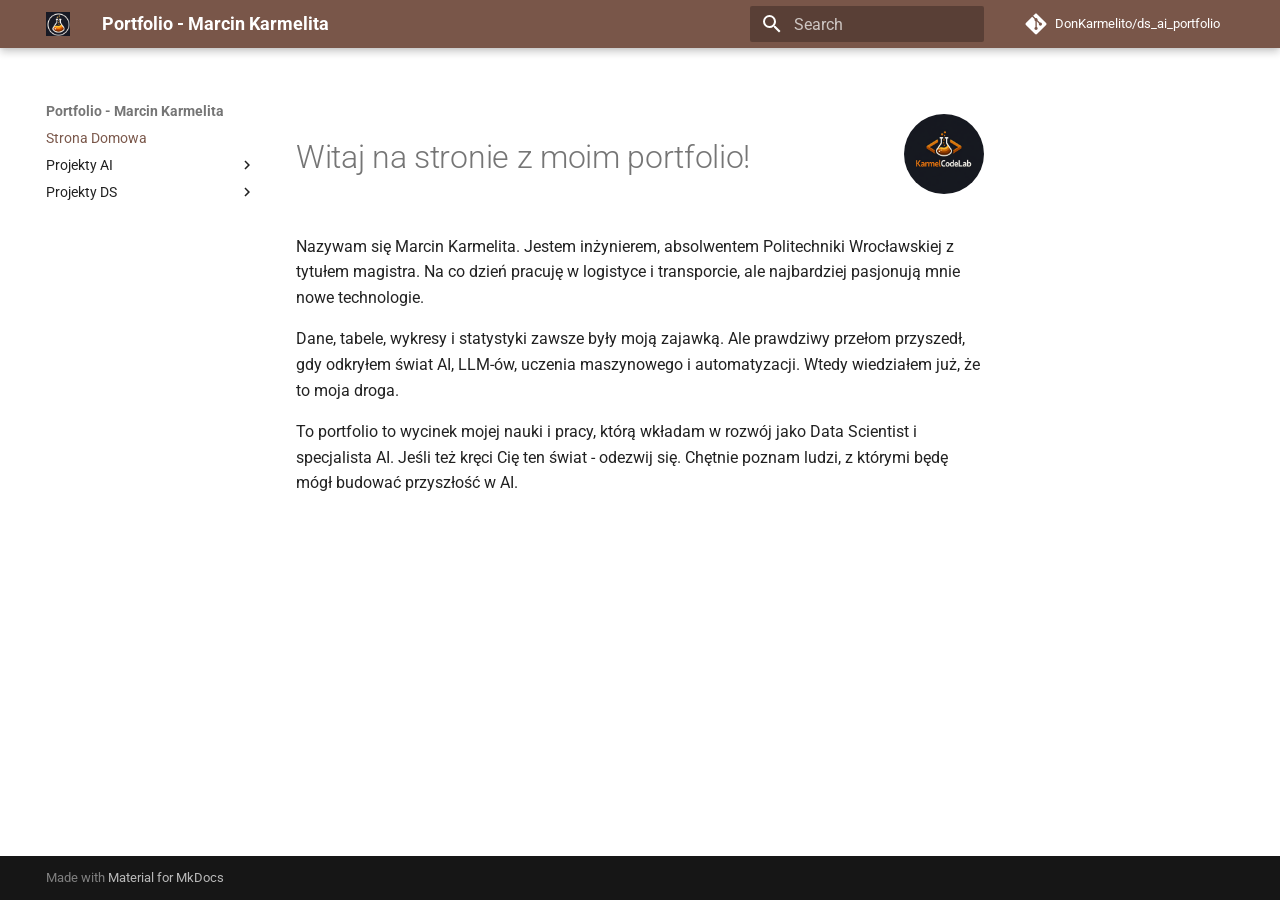
<file: index.html>
<!doctype html>
<html lang="en" class="no-js">
  <head>
    
      <meta charset="utf-8">
      <meta name="viewport" content="width=device-width,initial-scale=1">
      
        <meta name="description" content="Portfolio projektów Data Science oraz AI">
      
      
        <meta name="author" content="Marcin Karmelita">
      
      
      
      
        <link rel="next" href="MeeetingSum/">
      
      
        
      
      
      <link rel="icon" href="assets/uplogo.png">
      <meta name="generator" content="mkdocs-1.6.1, mkdocs-material-9.7.6">
    
    
      
        <title>Portfolio - Marcin Karmelita</title>
      
    
    
      <link rel="stylesheet" href="assets/stylesheets/main.484c7ddc.min.css">
      
        
        <link rel="stylesheet" href="assets/stylesheets/palette.ab4e12ef.min.css">
      
      


    
    
      
    
    
      
        
        
        <link rel="preconnect" href="https://fonts.gstatic.com" crossorigin>
        <link rel="stylesheet" href="https://fonts.googleapis.com/css?family=Roboto:300,300i,400,400i,700,700i%7CRoboto+Mono:400,400i,700,700i&display=fallback">
        <style>:root{--md-text-font:"Roboto";--md-code-font:"Roboto Mono"}</style>
      
    
    
      <link rel="stylesheet" href="assets/stylesheets/extra.css">
    
    <script>__md_scope=new URL(".",location),__md_hash=e=>[...e].reduce(((e,_)=>(e<<5)-e+_.charCodeAt(0)),0),__md_get=(e,_=localStorage,t=__md_scope)=>JSON.parse(_.getItem(t.pathname+"."+e)),__md_set=(e,_,t=localStorage,a=__md_scope)=>{try{t.setItem(a.pathname+"."+e,JSON.stringify(_))}catch(e){}}</script>
    
      

    
    
  </head>
  
  
    
    
    
    
    
    <body dir="ltr" data-md-color-scheme="default" data-md-color-primary="brown" data-md-color-accent="grey">
  
    
    <input class="md-toggle" data-md-toggle="drawer" type="checkbox" id="__drawer" autocomplete="off">
    <input class="md-toggle" data-md-toggle="search" type="checkbox" id="__search" autocomplete="off">
    <label class="md-overlay" for="__drawer"></label>
    <div data-md-component="skip">
      
        
        <a href="#witaj-na-stronie-z-moim-portfolio" class="md-skip">
          Skip to content
        </a>
      
    </div>
    <div data-md-component="announce">
      
    </div>
    
    
      

  

<header class="md-header md-header--shadow" data-md-component="header">
  <nav class="md-header__inner md-grid" aria-label="Header">
    <a href="." title="Portfolio - Marcin Karmelita" class="md-header__button md-logo" aria-label="Portfolio - Marcin Karmelita" data-md-component="logo">
      
  <img src="assets/uplogo.png" alt="logo">

    </a>
    <label class="md-header__button md-icon" for="__drawer">
      
      <svg xmlns="http://www.w3.org/2000/svg" viewBox="0 0 24 24"><path d="M3 6h18v2H3zm0 5h18v2H3zm0 5h18v2H3z"/></svg>
    </label>
    <div class="md-header__title" data-md-component="header-title">
      <div class="md-header__ellipsis">
        <div class="md-header__topic">
          <span class="md-ellipsis">
            Portfolio - Marcin Karmelita
          </span>
        </div>
        <div class="md-header__topic" data-md-component="header-topic">
          <span class="md-ellipsis">
            
              Strona Domowa
            
          </span>
        </div>
      </div>
    </div>
    
      
    
    
    
    
      
      
        <label class="md-header__button md-icon" for="__search">
          
          <svg xmlns="http://www.w3.org/2000/svg" viewBox="0 0 24 24"><path d="M9.5 3A6.5 6.5 0 0 1 16 9.5c0 1.61-.59 3.09-1.56 4.23l.27.27h.79l5 5-1.5 1.5-5-5v-.79l-.27-.27A6.52 6.52 0 0 1 9.5 16 6.5 6.5 0 0 1 3 9.5 6.5 6.5 0 0 1 9.5 3m0 2C7 5 5 7 5 9.5S7 14 9.5 14 14 12 14 9.5 12 5 9.5 5"/></svg>
        </label>
        <div class="md-search" data-md-component="search" role="dialog">
  <label class="md-search__overlay" for="__search"></label>
  <div class="md-search__inner" role="search">
    <form class="md-search__form" name="search">
      <input type="text" class="md-search__input" name="query" aria-label="Search" placeholder="Search" autocapitalize="off" autocorrect="off" autocomplete="off" spellcheck="false" data-md-component="search-query" required>
      <label class="md-search__icon md-icon" for="__search">
        
        <svg xmlns="http://www.w3.org/2000/svg" viewBox="0 0 24 24"><path d="M9.5 3A6.5 6.5 0 0 1 16 9.5c0 1.61-.59 3.09-1.56 4.23l.27.27h.79l5 5-1.5 1.5-5-5v-.79l-.27-.27A6.52 6.52 0 0 1 9.5 16 6.5 6.5 0 0 1 3 9.5 6.5 6.5 0 0 1 9.5 3m0 2C7 5 5 7 5 9.5S7 14 9.5 14 14 12 14 9.5 12 5 9.5 5"/></svg>
        
        <svg xmlns="http://www.w3.org/2000/svg" viewBox="0 0 24 24"><path d="M20 11v2H8l5.5 5.5-1.42 1.42L4.16 12l7.92-7.92L13.5 5.5 8 11z"/></svg>
      </label>
      <nav class="md-search__options" aria-label="Search">
        
        <button type="reset" class="md-search__icon md-icon" title="Clear" aria-label="Clear" tabindex="-1">
          
          <svg xmlns="http://www.w3.org/2000/svg" viewBox="0 0 24 24"><path d="M19 6.41 17.59 5 12 10.59 6.41 5 5 6.41 10.59 12 5 17.59 6.41 19 12 13.41 17.59 19 19 17.59 13.41 12z"/></svg>
        </button>
      </nav>
      
    </form>
    <div class="md-search__output">
      <div class="md-search__scrollwrap" tabindex="0" data-md-scrollfix>
        <div class="md-search-result" data-md-component="search-result">
          <div class="md-search-result__meta">
            Initializing search
          </div>
          <ol class="md-search-result__list" role="presentation"></ol>
        </div>
      </div>
    </div>
  </div>
</div>
      
    
    
      <div class="md-header__source">
        <a href="https://github.com/DonKarmelito/ds_ai_portfolio" title="Go to repository" class="md-source" data-md-component="source">
  <div class="md-source__icon md-icon">
    
    <svg xmlns="http://www.w3.org/2000/svg" viewBox="0 0 448 512"><!--! Font Awesome Free 7.1.0 by @fontawesome - https://fontawesome.com License - https://fontawesome.com/license/free (Icons: CC BY 4.0, Fonts: SIL OFL 1.1, Code: MIT License) Copyright 2025 Fonticons, Inc.--><path d="M439.6 236.1 244 40.5c-5.4-5.5-12.8-8.5-20.4-8.5s-15 3-20.4 8.4L162.5 81l51.5 51.5c27.1-9.1 52.7 16.8 43.4 43.7l49.7 49.7c34.2-11.8 61.2 31 35.5 56.7-26.5 26.5-70.2-2.9-56-37.3L240.3 199v121.9c25.3 12.5 22.3 41.8 9.1 55-6.4 6.4-15.2 10.1-24.3 10.1s-17.8-3.6-24.3-10.1c-17.6-17.6-11.1-46.9 11.2-56v-123c-20.8-8.5-24.6-30.7-18.6-45L142.6 101 8.5 235.1C3 240.6 0 247.9 0 255.5s3 15 8.5 20.4l195.6 195.7c5.4 5.4 12.7 8.4 20.4 8.4s15-3 20.4-8.4l194.7-194.7c5.4-5.4 8.4-12.8 8.4-20.4s-3-15-8.4-20.4"/></svg>
  </div>
  <div class="md-source__repository">
    DonKarmelito/ds_ai_portfolio
  </div>
</a>
      </div>
    
  </nav>
  
</header>
    
    <div class="md-container" data-md-component="container">
      
      
        
          
        
      
      <main class="md-main" data-md-component="main">
        <div class="md-main__inner md-grid">
          
            
              
              <div class="md-sidebar md-sidebar--primary" data-md-component="sidebar" data-md-type="navigation" >
                <div class="md-sidebar__scrollwrap">
                  <div class="md-sidebar__inner">
                    



<nav class="md-nav md-nav--primary" aria-label="Navigation" data-md-level="0">
  <label class="md-nav__title" for="__drawer">
    <a href="." title="Portfolio - Marcin Karmelita" class="md-nav__button md-logo" aria-label="Portfolio - Marcin Karmelita" data-md-component="logo">
      
  <img src="assets/uplogo.png" alt="logo">

    </a>
    Portfolio - Marcin Karmelita
  </label>
  
    <div class="md-nav__source">
      <a href="https://github.com/DonKarmelito/ds_ai_portfolio" title="Go to repository" class="md-source" data-md-component="source">
  <div class="md-source__icon md-icon">
    
    <svg xmlns="http://www.w3.org/2000/svg" viewBox="0 0 448 512"><!--! Font Awesome Free 7.1.0 by @fontawesome - https://fontawesome.com License - https://fontawesome.com/license/free (Icons: CC BY 4.0, Fonts: SIL OFL 1.1, Code: MIT License) Copyright 2025 Fonticons, Inc.--><path d="M439.6 236.1 244 40.5c-5.4-5.5-12.8-8.5-20.4-8.5s-15 3-20.4 8.4L162.5 81l51.5 51.5c27.1-9.1 52.7 16.8 43.4 43.7l49.7 49.7c34.2-11.8 61.2 31 35.5 56.7-26.5 26.5-70.2-2.9-56-37.3L240.3 199v121.9c25.3 12.5 22.3 41.8 9.1 55-6.4 6.4-15.2 10.1-24.3 10.1s-17.8-3.6-24.3-10.1c-17.6-17.6-11.1-46.9 11.2-56v-123c-20.8-8.5-24.6-30.7-18.6-45L142.6 101 8.5 235.1C3 240.6 0 247.9 0 255.5s3 15 8.5 20.4l195.6 195.7c5.4 5.4 12.7 8.4 20.4 8.4s15-3 20.4-8.4l194.7-194.7c5.4-5.4 8.4-12.8 8.4-20.4s-3-15-8.4-20.4"/></svg>
  </div>
  <div class="md-source__repository">
    DonKarmelito/ds_ai_portfolio
  </div>
</a>
    </div>
  
  <ul class="md-nav__list" data-md-scrollfix>
    
      
      
  
  
    
  
  
  
    <li class="md-nav__item md-nav__item--active">
      
      <input class="md-nav__toggle md-toggle" type="checkbox" id="__toc">
      
      
        
      
      
      <a href="." class="md-nav__link md-nav__link--active">
        
  
  
  <span class="md-ellipsis">
    
  
    Strona Domowa
  

    
  </span>
  
  

      </a>
      
    </li>
  

    
      
      
  
  
  
  
    
    
    
    
    
    <li class="md-nav__item md-nav__item--nested">
      
        
        
        <input class="md-nav__toggle md-toggle " type="checkbox" id="__nav_2" >
        
          
          <label class="md-nav__link" for="__nav_2" id="__nav_2_label" tabindex="0">
            
  
  
  <span class="md-ellipsis">
    
  
    Projekty AI
  

    
  </span>
  
  

            <span class="md-nav__icon md-icon"></span>
          </label>
        
        <nav class="md-nav" data-md-level="1" aria-labelledby="__nav_2_label" aria-expanded="false">
          <label class="md-nav__title" for="__nav_2">
            <span class="md-nav__icon md-icon"></span>
            
  
    Projekty AI
  

          </label>
          <ul class="md-nav__list" data-md-scrollfix>
            
              
                
  
  
  
  
    <li class="md-nav__item">
      <a href="MeeetingSum/" class="md-nav__link">
        
  
  
  <span class="md-ellipsis">
    
  
    MeeetingSum
  

    
  </span>
  
  

      </a>
    </li>
  

              
            
              
                
  
  
  
  
    <li class="md-nav__item">
      <a href="ScanMyDoc/" class="md-nav__link">
        
  
  
  <span class="md-ellipsis">
    
  
    ScanMyDoc
  

    
  </span>
  
  

      </a>
    </li>
  

              
            
              
                
  
  
  
  
    <li class="md-nav__item">
      <a href="TurboGPT/" class="md-nav__link">
        
  
  
  <span class="md-ellipsis">
    
  
    TurboGPT
  

    
  </span>
  
  

      </a>
    </li>
  

              
            
          </ul>
        </nav>
      
    </li>
  

    
      
      
  
  
  
  
    
    
    
    
    
    <li class="md-nav__item md-nav__item--nested">
      
        
        
        <input class="md-nav__toggle md-toggle " type="checkbox" id="__nav_3" >
        
          
          <label class="md-nav__link" for="__nav_3" id="__nav_3_label" tabindex="0">
            
  
  
  <span class="md-ellipsis">
    
  
    Projekty DS
  

    
  </span>
  
  

            <span class="md-nav__icon md-icon"></span>
          </label>
        
        <nav class="md-nav" data-md-level="1" aria-labelledby="__nav_3_label" aria-expanded="false">
          <label class="md-nav__title" for="__nav_3">
            <span class="md-nav__icon md-icon"></span>
            
  
    Projekty DS
  

          </label>
          <ul class="md-nav__list" data-md-scrollfix>
            
              
                
  
  
  
  
    <li class="md-nav__item">
      <a href="iris/" class="md-nav__link">
        
  
  
  <span class="md-ellipsis">
    
  
    Iris
  

    
  </span>
  
  

      </a>
    </li>
  

              
            
              
                
  
  
  
  
    <li class="md-nav__item">
      <a href="titanic/" class="md-nav__link">
        
  
  
  <span class="md-ellipsis">
    
  
    Titanic
  

    
  </span>
  
  

      </a>
    </li>
  

              
            
          </ul>
        </nav>
      
    </li>
  

    
  </ul>
</nav>
                  </div>
                </div>
              </div>
            
            
              
              <div class="md-sidebar md-sidebar--secondary" data-md-component="sidebar" data-md-type="toc" >
                <div class="md-sidebar__scrollwrap">
                  <div class="md-sidebar__inner">
                    

<nav class="md-nav md-nav--secondary" aria-label="Table of contents">
  
  
  
    
  
  
</nav>
                  </div>
                </div>
              </div>
            
          
          
            <div class="md-content" data-md-component="content">
              
              <article class="md-content__inner md-typeset">
                
                  


  
  


<div class="hero">
<h1 id="witaj-na-stronie-z-moim-portfolio">Witaj na stronie z moim portfolio!</h1>
<p><img src="assets/logo.png" alt="Logo MK" class="header-logo"></p>
</div>
<p>Nazywam się Marcin Karmelita. Jestem inżynierem, absolwentem Politechniki Wrocławskiej z tytułem magistra. Na co dzień pracuję w logistyce i transporcie, ale najbardziej pasjonują mnie nowe technologie.</p>
<p>Dane, tabele, wykresy i statystyki zawsze były moją zajawką. Ale prawdziwy przełom przyszedł, gdy odkryłem świat AI, LLM-ów, uczenia maszynowego i automatyzacji. Wtedy wiedziałem już, że to moja droga.</p>
<p>To portfolio to wycinek mojej nauki i pracy, którą wkładam w rozwój jako Data Scientist i specjalista AI. Jeśli też kręci Cię ten świat - odezwij się. Chętnie poznam ludzi, z którymi będę mógł budować przyszłość w AI.</p>












                
              </article>
            </div>
          
          
<script>var target=document.getElementById(location.hash.slice(1));target&&target.name&&(target.checked=target.name.startsWith("__tabbed_"))</script>
        </div>
        
      </main>
      
        <footer class="md-footer">
  
  <div class="md-footer-meta md-typeset">
    <div class="md-footer-meta__inner md-grid">
      <div class="md-copyright">
  
  
    Made with
    <a href="https://squidfunk.github.io/mkdocs-material/" target="_blank" rel="noopener">
      Material for MkDocs
    </a>
  
</div>
      
    </div>
  </div>
</footer>
      
    </div>
    <div class="md-dialog" data-md-component="dialog">
      <div class="md-dialog__inner md-typeset"></div>
    </div>
    
    
    
      
      
      <script id="__config" type="application/json">{"annotate": null, "base": ".", "features": [], "search": "assets/javascripts/workers/search.2c215733.min.js", "tags": null, "translations": {"clipboard.copied": "Copied to clipboard", "clipboard.copy": "Copy to clipboard", "search.result.more.one": "1 more on this page", "search.result.more.other": "# more on this page", "search.result.none": "No matching documents", "search.result.one": "1 matching document", "search.result.other": "# matching documents", "search.result.placeholder": "Type to start searching", "search.result.term.missing": "Missing", "select.version": "Select version"}, "version": null}</script>
    
    
      <script src="assets/javascripts/bundle.79ae519e.min.js"></script>
      
    
  </body>
</html>
</file>
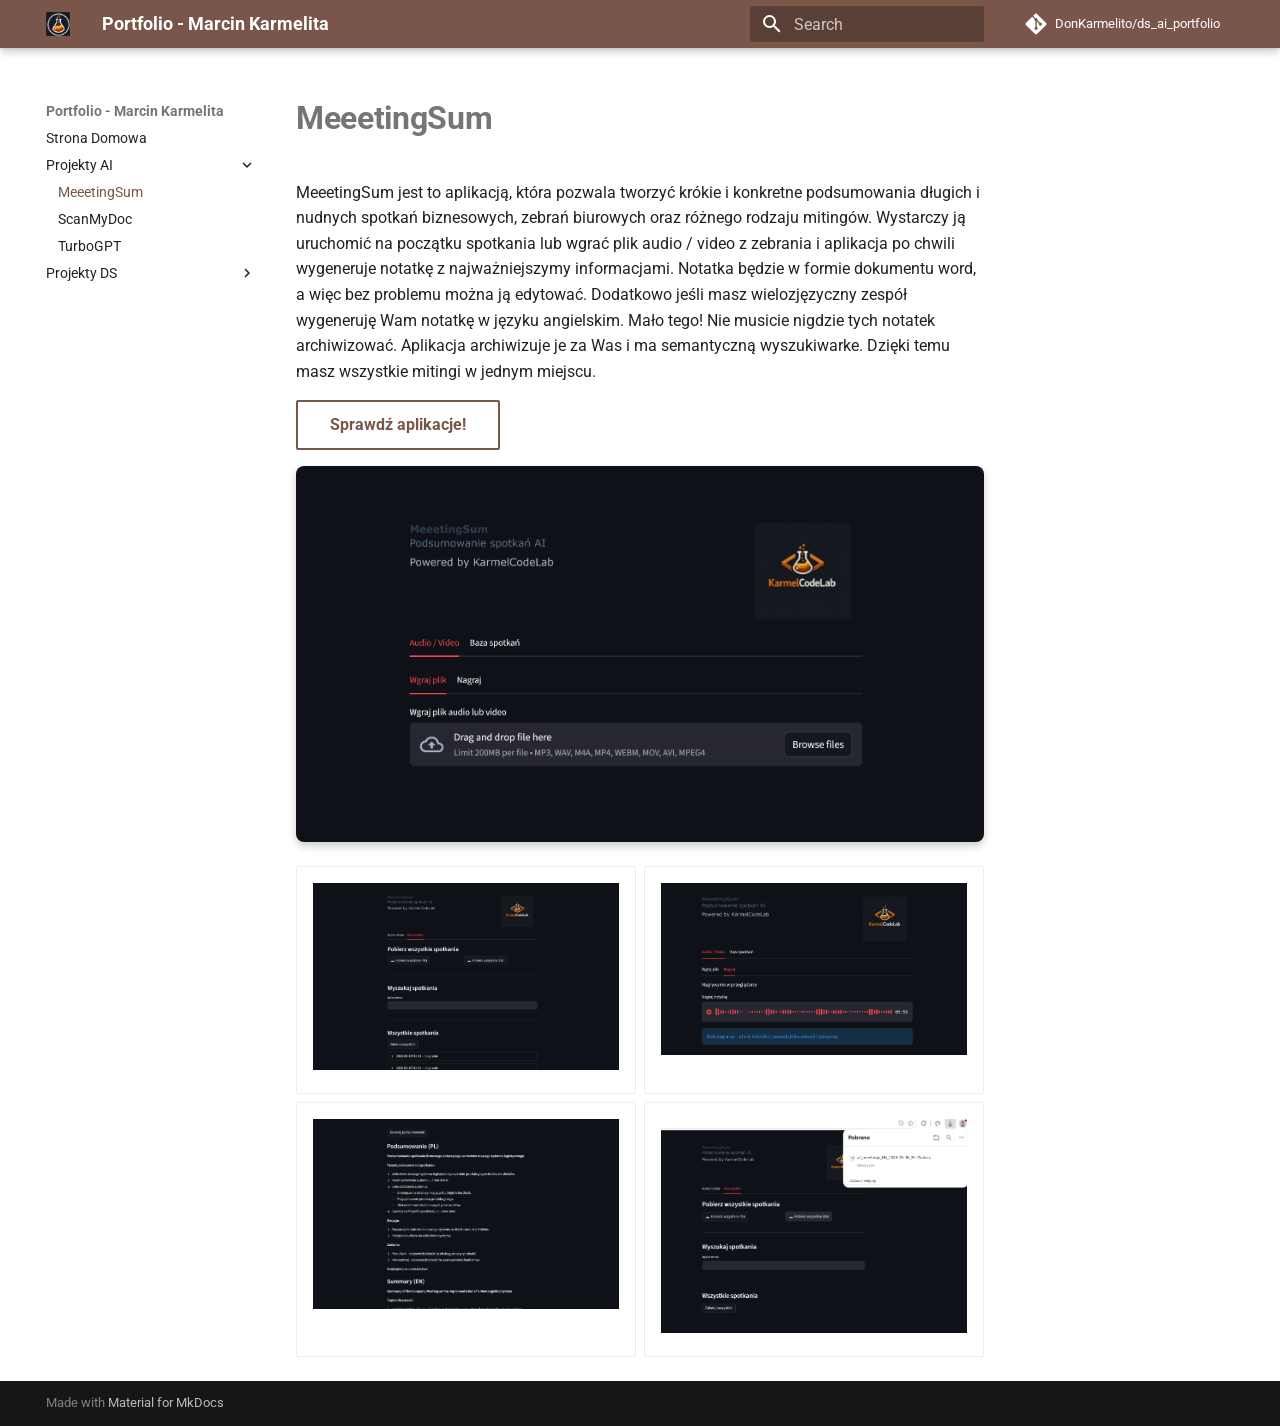
<file: MeeetingSum/index.html>
<!doctype html>
<html lang="en" class="no-js">
  <head>
    
      <meta charset="utf-8">
      <meta name="viewport" content="width=device-width,initial-scale=1">
      
        <meta name="description" content="Portfolio projektów Data Science oraz AI">
      
      
        <meta name="author" content="Marcin Karmelita">
      
      
      
        <link rel="prev" href="..">
      
      
        <link rel="next" href="../ScanMyDoc/">
      
      
        
      
      
      <link rel="icon" href="../assets/uplogo.png">
      <meta name="generator" content="mkdocs-1.6.1, mkdocs-material-9.7.6">
    
    
      
        <title>MeeetingSum - Portfolio - Marcin Karmelita</title>
      
    
    
      <link rel="stylesheet" href="../assets/stylesheets/main.484c7ddc.min.css">
      
        
        <link rel="stylesheet" href="../assets/stylesheets/palette.ab4e12ef.min.css">
      
      


    
    
      
    
    
      
        
        
        <link rel="preconnect" href="https://fonts.gstatic.com" crossorigin>
        <link rel="stylesheet" href="https://fonts.googleapis.com/css?family=Roboto:300,300i,400,400i,700,700i%7CRoboto+Mono:400,400i,700,700i&display=fallback">
        <style>:root{--md-text-font:"Roboto";--md-code-font:"Roboto Mono"}</style>
      
    
    
      <link rel="stylesheet" href="../assets/stylesheets/extra.css">
    
    <script>__md_scope=new URL("..",location),__md_hash=e=>[...e].reduce(((e,_)=>(e<<5)-e+_.charCodeAt(0)),0),__md_get=(e,_=localStorage,t=__md_scope)=>JSON.parse(_.getItem(t.pathname+"."+e)),__md_set=(e,_,t=localStorage,a=__md_scope)=>{try{t.setItem(a.pathname+"."+e,JSON.stringify(_))}catch(e){}}</script>
    
      

    
    
  </head>
  
  
    
    
    
    
    
    <body dir="ltr" data-md-color-scheme="default" data-md-color-primary="brown" data-md-color-accent="grey">
  
    
    <input class="md-toggle" data-md-toggle="drawer" type="checkbox" id="__drawer" autocomplete="off">
    <input class="md-toggle" data-md-toggle="search" type="checkbox" id="__search" autocomplete="off">
    <label class="md-overlay" for="__drawer"></label>
    <div data-md-component="skip">
      
        
        <a href="#meeetingsum" class="md-skip">
          Skip to content
        </a>
      
    </div>
    <div data-md-component="announce">
      
    </div>
    
    
      

  

<header class="md-header md-header--shadow" data-md-component="header">
  <nav class="md-header__inner md-grid" aria-label="Header">
    <a href=".." title="Portfolio - Marcin Karmelita" class="md-header__button md-logo" aria-label="Portfolio - Marcin Karmelita" data-md-component="logo">
      
  <img src="../assets/uplogo.png" alt="logo">

    </a>
    <label class="md-header__button md-icon" for="__drawer">
      
      <svg xmlns="http://www.w3.org/2000/svg" viewBox="0 0 24 24"><path d="M3 6h18v2H3zm0 5h18v2H3zm0 5h18v2H3z"/></svg>
    </label>
    <div class="md-header__title" data-md-component="header-title">
      <div class="md-header__ellipsis">
        <div class="md-header__topic">
          <span class="md-ellipsis">
            Portfolio - Marcin Karmelita
          </span>
        </div>
        <div class="md-header__topic" data-md-component="header-topic">
          <span class="md-ellipsis">
            
              MeeetingSum
            
          </span>
        </div>
      </div>
    </div>
    
      
    
    
    
    
      
      
        <label class="md-header__button md-icon" for="__search">
          
          <svg xmlns="http://www.w3.org/2000/svg" viewBox="0 0 24 24"><path d="M9.5 3A6.5 6.5 0 0 1 16 9.5c0 1.61-.59 3.09-1.56 4.23l.27.27h.79l5 5-1.5 1.5-5-5v-.79l-.27-.27A6.52 6.52 0 0 1 9.5 16 6.5 6.5 0 0 1 3 9.5 6.5 6.5 0 0 1 9.5 3m0 2C7 5 5 7 5 9.5S7 14 9.5 14 14 12 14 9.5 12 5 9.5 5"/></svg>
        </label>
        <div class="md-search" data-md-component="search" role="dialog">
  <label class="md-search__overlay" for="__search"></label>
  <div class="md-search__inner" role="search">
    <form class="md-search__form" name="search">
      <input type="text" class="md-search__input" name="query" aria-label="Search" placeholder="Search" autocapitalize="off" autocorrect="off" autocomplete="off" spellcheck="false" data-md-component="search-query" required>
      <label class="md-search__icon md-icon" for="__search">
        
        <svg xmlns="http://www.w3.org/2000/svg" viewBox="0 0 24 24"><path d="M9.5 3A6.5 6.5 0 0 1 16 9.5c0 1.61-.59 3.09-1.56 4.23l.27.27h.79l5 5-1.5 1.5-5-5v-.79l-.27-.27A6.52 6.52 0 0 1 9.5 16 6.5 6.5 0 0 1 3 9.5 6.5 6.5 0 0 1 9.5 3m0 2C7 5 5 7 5 9.5S7 14 9.5 14 14 12 14 9.5 12 5 9.5 5"/></svg>
        
        <svg xmlns="http://www.w3.org/2000/svg" viewBox="0 0 24 24"><path d="M20 11v2H8l5.5 5.5-1.42 1.42L4.16 12l7.92-7.92L13.5 5.5 8 11z"/></svg>
      </label>
      <nav class="md-search__options" aria-label="Search">
        
        <button type="reset" class="md-search__icon md-icon" title="Clear" aria-label="Clear" tabindex="-1">
          
          <svg xmlns="http://www.w3.org/2000/svg" viewBox="0 0 24 24"><path d="M19 6.41 17.59 5 12 10.59 6.41 5 5 6.41 10.59 12 5 17.59 6.41 19 12 13.41 17.59 19 19 17.59 13.41 12z"/></svg>
        </button>
      </nav>
      
    </form>
    <div class="md-search__output">
      <div class="md-search__scrollwrap" tabindex="0" data-md-scrollfix>
        <div class="md-search-result" data-md-component="search-result">
          <div class="md-search-result__meta">
            Initializing search
          </div>
          <ol class="md-search-result__list" role="presentation"></ol>
        </div>
      </div>
    </div>
  </div>
</div>
      
    
    
      <div class="md-header__source">
        <a href="https://github.com/DonKarmelito/ds_ai_portfolio" title="Go to repository" class="md-source" data-md-component="source">
  <div class="md-source__icon md-icon">
    
    <svg xmlns="http://www.w3.org/2000/svg" viewBox="0 0 448 512"><!--! Font Awesome Free 7.1.0 by @fontawesome - https://fontawesome.com License - https://fontawesome.com/license/free (Icons: CC BY 4.0, Fonts: SIL OFL 1.1, Code: MIT License) Copyright 2025 Fonticons, Inc.--><path d="M439.6 236.1 244 40.5c-5.4-5.5-12.8-8.5-20.4-8.5s-15 3-20.4 8.4L162.5 81l51.5 51.5c27.1-9.1 52.7 16.8 43.4 43.7l49.7 49.7c34.2-11.8 61.2 31 35.5 56.7-26.5 26.5-70.2-2.9-56-37.3L240.3 199v121.9c25.3 12.5 22.3 41.8 9.1 55-6.4 6.4-15.2 10.1-24.3 10.1s-17.8-3.6-24.3-10.1c-17.6-17.6-11.1-46.9 11.2-56v-123c-20.8-8.5-24.6-30.7-18.6-45L142.6 101 8.5 235.1C3 240.6 0 247.9 0 255.5s3 15 8.5 20.4l195.6 195.7c5.4 5.4 12.7 8.4 20.4 8.4s15-3 20.4-8.4l194.7-194.7c5.4-5.4 8.4-12.8 8.4-20.4s-3-15-8.4-20.4"/></svg>
  </div>
  <div class="md-source__repository">
    DonKarmelito/ds_ai_portfolio
  </div>
</a>
      </div>
    
  </nav>
  
</header>
    
    <div class="md-container" data-md-component="container">
      
      
        
          
        
      
      <main class="md-main" data-md-component="main">
        <div class="md-main__inner md-grid">
          
            
              
              <div class="md-sidebar md-sidebar--primary" data-md-component="sidebar" data-md-type="navigation" >
                <div class="md-sidebar__scrollwrap">
                  <div class="md-sidebar__inner">
                    



<nav class="md-nav md-nav--primary" aria-label="Navigation" data-md-level="0">
  <label class="md-nav__title" for="__drawer">
    <a href=".." title="Portfolio - Marcin Karmelita" class="md-nav__button md-logo" aria-label="Portfolio - Marcin Karmelita" data-md-component="logo">
      
  <img src="../assets/uplogo.png" alt="logo">

    </a>
    Portfolio - Marcin Karmelita
  </label>
  
    <div class="md-nav__source">
      <a href="https://github.com/DonKarmelito/ds_ai_portfolio" title="Go to repository" class="md-source" data-md-component="source">
  <div class="md-source__icon md-icon">
    
    <svg xmlns="http://www.w3.org/2000/svg" viewBox="0 0 448 512"><!--! Font Awesome Free 7.1.0 by @fontawesome - https://fontawesome.com License - https://fontawesome.com/license/free (Icons: CC BY 4.0, Fonts: SIL OFL 1.1, Code: MIT License) Copyright 2025 Fonticons, Inc.--><path d="M439.6 236.1 244 40.5c-5.4-5.5-12.8-8.5-20.4-8.5s-15 3-20.4 8.4L162.5 81l51.5 51.5c27.1-9.1 52.7 16.8 43.4 43.7l49.7 49.7c34.2-11.8 61.2 31 35.5 56.7-26.5 26.5-70.2-2.9-56-37.3L240.3 199v121.9c25.3 12.5 22.3 41.8 9.1 55-6.4 6.4-15.2 10.1-24.3 10.1s-17.8-3.6-24.3-10.1c-17.6-17.6-11.1-46.9 11.2-56v-123c-20.8-8.5-24.6-30.7-18.6-45L142.6 101 8.5 235.1C3 240.6 0 247.9 0 255.5s3 15 8.5 20.4l195.6 195.7c5.4 5.4 12.7 8.4 20.4 8.4s15-3 20.4-8.4l194.7-194.7c5.4-5.4 8.4-12.8 8.4-20.4s-3-15-8.4-20.4"/></svg>
  </div>
  <div class="md-source__repository">
    DonKarmelito/ds_ai_portfolio
  </div>
</a>
    </div>
  
  <ul class="md-nav__list" data-md-scrollfix>
    
      
      
  
  
  
  
    <li class="md-nav__item">
      <a href=".." class="md-nav__link">
        
  
  
  <span class="md-ellipsis">
    
  
    Strona Domowa
  

    
  </span>
  
  

      </a>
    </li>
  

    
      
      
  
  
    
  
  
  
    
    
    
    
    
    <li class="md-nav__item md-nav__item--active md-nav__item--nested">
      
        
        
        <input class="md-nav__toggle md-toggle " type="checkbox" id="__nav_2" checked>
        
          
          <label class="md-nav__link" for="__nav_2" id="__nav_2_label" tabindex="0">
            
  
  
  <span class="md-ellipsis">
    
  
    Projekty AI
  

    
  </span>
  
  

            <span class="md-nav__icon md-icon"></span>
          </label>
        
        <nav class="md-nav" data-md-level="1" aria-labelledby="__nav_2_label" aria-expanded="true">
          <label class="md-nav__title" for="__nav_2">
            <span class="md-nav__icon md-icon"></span>
            
  
    Projekty AI
  

          </label>
          <ul class="md-nav__list" data-md-scrollfix>
            
              
                
  
  
    
  
  
  
    <li class="md-nav__item md-nav__item--active">
      
      <input class="md-nav__toggle md-toggle" type="checkbox" id="__toc">
      
      
        
      
      
      <a href="./" class="md-nav__link md-nav__link--active">
        
  
  
  <span class="md-ellipsis">
    
  
    MeeetingSum
  

    
  </span>
  
  

      </a>
      
    </li>
  

              
            
              
                
  
  
  
  
    <li class="md-nav__item">
      <a href="../ScanMyDoc/" class="md-nav__link">
        
  
  
  <span class="md-ellipsis">
    
  
    ScanMyDoc
  

    
  </span>
  
  

      </a>
    </li>
  

              
            
              
                
  
  
  
  
    <li class="md-nav__item">
      <a href="../TurboGPT/" class="md-nav__link">
        
  
  
  <span class="md-ellipsis">
    
  
    TurboGPT
  

    
  </span>
  
  

      </a>
    </li>
  

              
            
          </ul>
        </nav>
      
    </li>
  

    
      
      
  
  
  
  
    
    
    
    
    
    <li class="md-nav__item md-nav__item--nested">
      
        
        
        <input class="md-nav__toggle md-toggle " type="checkbox" id="__nav_3" >
        
          
          <label class="md-nav__link" for="__nav_3" id="__nav_3_label" tabindex="0">
            
  
  
  <span class="md-ellipsis">
    
  
    Projekty DS
  

    
  </span>
  
  

            <span class="md-nav__icon md-icon"></span>
          </label>
        
        <nav class="md-nav" data-md-level="1" aria-labelledby="__nav_3_label" aria-expanded="false">
          <label class="md-nav__title" for="__nav_3">
            <span class="md-nav__icon md-icon"></span>
            
  
    Projekty DS
  

          </label>
          <ul class="md-nav__list" data-md-scrollfix>
            
              
                
  
  
  
  
    <li class="md-nav__item">
      <a href="../iris/" class="md-nav__link">
        
  
  
  <span class="md-ellipsis">
    
  
    Iris
  

    
  </span>
  
  

      </a>
    </li>
  

              
            
              
                
  
  
  
  
    <li class="md-nav__item">
      <a href="../titanic/" class="md-nav__link">
        
  
  
  <span class="md-ellipsis">
    
  
    Titanic
  

    
  </span>
  
  

      </a>
    </li>
  

              
            
          </ul>
        </nav>
      
    </li>
  

    
  </ul>
</nav>
                  </div>
                </div>
              </div>
            
            
              
              <div class="md-sidebar md-sidebar--secondary" data-md-component="sidebar" data-md-type="toc" >
                <div class="md-sidebar__scrollwrap">
                  <div class="md-sidebar__inner">
                    

<nav class="md-nav md-nav--secondary" aria-label="Table of contents">
  
  
  
    
  
  
</nav>
                  </div>
                </div>
              </div>
            
          
          
            <div class="md-content" data-md-component="content">
              
              <article class="md-content__inner md-typeset">
                
                  


  
  


<h1 id="meeetingsum"><strong>MeeetingSum</strong></h1>
<p>MeeetingSum jest to aplikacją, która pozwala tworzyć krókie i konkretne podsumowania długich i nudnych spotkań biznesowych, zebrań biurowych oraz różnego rodzaju mitingów. Wystarczy ją uruchomić na początku spotkania lub wgrać plik audio / video z zebrania i aplikacja po chwili wygeneruje notatkę z najważniejszymy informacjami. Notatka będzie w formie dokumentu word, a więc bez problemu można ją edytować. Dodatkowo jeśli masz wielozjęzyczny zespół wygeneruję Wam notatkę w języku angielskim. Mało tego! Nie musicie nigdzie tych notatek archiwizować. Aplikacja archiwizuje je za Was i ma semantyczną wyszukiwarke. Dzięki temu masz wszystkie mitingi w jednym miejscu.</p>
<p><a class="md-button" href="https://meeetingsum.streamlit.app/">Sprawdź aplikacje!</a></p>
<p><img alt="Ekran główny aplikacji" src="assets/screenshots/ms1.png" style="border-radius:8px; box-shadow: 0 4px 8px rgba(0,0,0,.2);" /></p>
<div class="grid cards">
<ul>
<li><img alt="Ekran 1" class="on-glass" src="assets/screenshots/ms2.png" /></li>
<li><img alt="Ekran 2" class="on-glass" src="assets/screenshots/ms3.png" /></li>
<li><img alt="Ekran 1" class="on-glass" src="assets/screenshots/ms4.png" /></li>
<li><img alt="Ekran 2" class="on-glass" src="assets/screenshots/ms5.png" /></li>
</ul>
</div>












                
              </article>
            </div>
          
          
<script>var target=document.getElementById(location.hash.slice(1));target&&target.name&&(target.checked=target.name.startsWith("__tabbed_"))</script>
        </div>
        
      </main>
      
        <footer class="md-footer">
  
  <div class="md-footer-meta md-typeset">
    <div class="md-footer-meta__inner md-grid">
      <div class="md-copyright">
  
  
    Made with
    <a href="https://squidfunk.github.io/mkdocs-material/" target="_blank" rel="noopener">
      Material for MkDocs
    </a>
  
</div>
      
    </div>
  </div>
</footer>
      
    </div>
    <div class="md-dialog" data-md-component="dialog">
      <div class="md-dialog__inner md-typeset"></div>
    </div>
    
    
    
      
      
      <script id="__config" type="application/json">{"annotate": null, "base": "..", "features": [], "search": "../assets/javascripts/workers/search.2c215733.min.js", "tags": null, "translations": {"clipboard.copied": "Copied to clipboard", "clipboard.copy": "Copy to clipboard", "search.result.more.one": "1 more on this page", "search.result.more.other": "# more on this page", "search.result.none": "No matching documents", "search.result.one": "1 matching document", "search.result.other": "# matching documents", "search.result.placeholder": "Type to start searching", "search.result.term.missing": "Missing", "select.version": "Select version"}, "version": null}</script>
    
    
      <script src="../assets/javascripts/bundle.79ae519e.min.js"></script>
      
    
  </body>
</html>
</file>
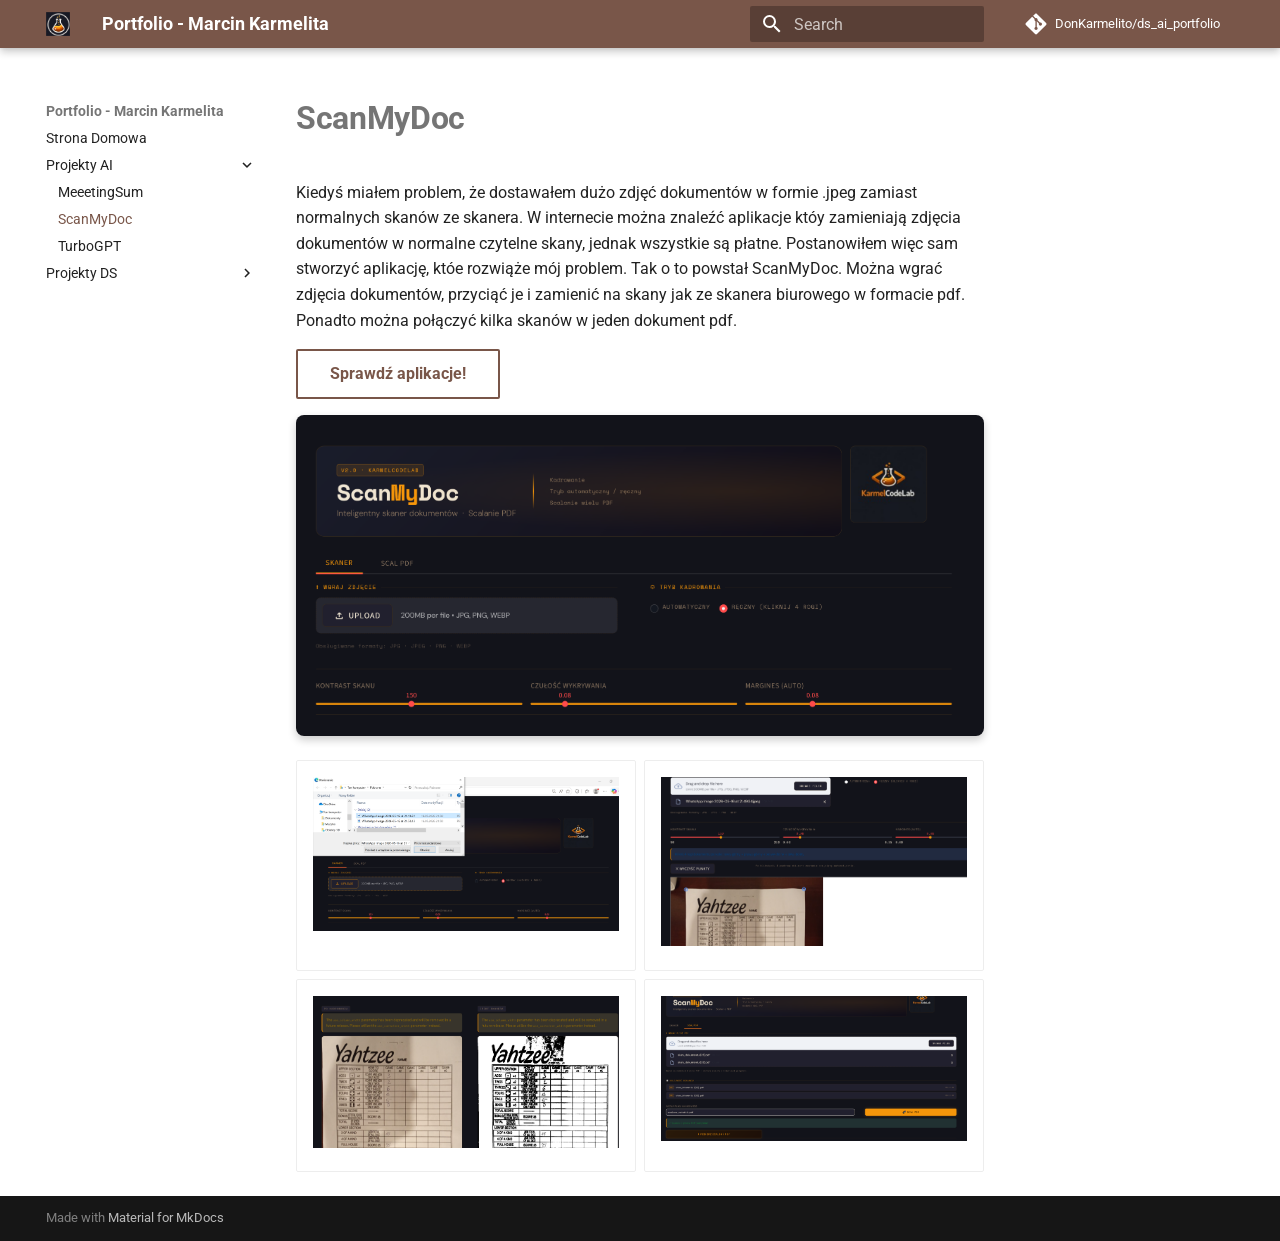
<file: ScanMyDoc/index.html>
<!doctype html>
<html lang="en" class="no-js">
  <head>
    
      <meta charset="utf-8">
      <meta name="viewport" content="width=device-width,initial-scale=1">
      
        <meta name="description" content="Portfolio projektów Data Science oraz AI">
      
      
        <meta name="author" content="Marcin Karmelita">
      
      
      
        <link rel="prev" href="../MeeetingSum/">
      
      
        <link rel="next" href="../TurboGPT/">
      
      
        
      
      
      <link rel="icon" href="../assets/uplogo.png">
      <meta name="generator" content="mkdocs-1.6.1, mkdocs-material-9.7.6">
    
    
      
        <title>ScanMyDoc - Portfolio - Marcin Karmelita</title>
      
    
    
      <link rel="stylesheet" href="../assets/stylesheets/main.484c7ddc.min.css">
      
        
        <link rel="stylesheet" href="../assets/stylesheets/palette.ab4e12ef.min.css">
      
      


    
    
      
    
    
      
        
        
        <link rel="preconnect" href="https://fonts.gstatic.com" crossorigin>
        <link rel="stylesheet" href="https://fonts.googleapis.com/css?family=Roboto:300,300i,400,400i,700,700i%7CRoboto+Mono:400,400i,700,700i&display=fallback">
        <style>:root{--md-text-font:"Roboto";--md-code-font:"Roboto Mono"}</style>
      
    
    
      <link rel="stylesheet" href="../assets/stylesheets/extra.css">
    
    <script>__md_scope=new URL("..",location),__md_hash=e=>[...e].reduce(((e,_)=>(e<<5)-e+_.charCodeAt(0)),0),__md_get=(e,_=localStorage,t=__md_scope)=>JSON.parse(_.getItem(t.pathname+"."+e)),__md_set=(e,_,t=localStorage,a=__md_scope)=>{try{t.setItem(a.pathname+"."+e,JSON.stringify(_))}catch(e){}}</script>
    
      

    
    
  </head>
  
  
    
    
    
    
    
    <body dir="ltr" data-md-color-scheme="default" data-md-color-primary="brown" data-md-color-accent="grey">
  
    
    <input class="md-toggle" data-md-toggle="drawer" type="checkbox" id="__drawer" autocomplete="off">
    <input class="md-toggle" data-md-toggle="search" type="checkbox" id="__search" autocomplete="off">
    <label class="md-overlay" for="__drawer"></label>
    <div data-md-component="skip">
      
        
        <a href="#scanmydoc" class="md-skip">
          Skip to content
        </a>
      
    </div>
    <div data-md-component="announce">
      
    </div>
    
    
      

  

<header class="md-header md-header--shadow" data-md-component="header">
  <nav class="md-header__inner md-grid" aria-label="Header">
    <a href=".." title="Portfolio - Marcin Karmelita" class="md-header__button md-logo" aria-label="Portfolio - Marcin Karmelita" data-md-component="logo">
      
  <img src="../assets/uplogo.png" alt="logo">

    </a>
    <label class="md-header__button md-icon" for="__drawer">
      
      <svg xmlns="http://www.w3.org/2000/svg" viewBox="0 0 24 24"><path d="M3 6h18v2H3zm0 5h18v2H3zm0 5h18v2H3z"/></svg>
    </label>
    <div class="md-header__title" data-md-component="header-title">
      <div class="md-header__ellipsis">
        <div class="md-header__topic">
          <span class="md-ellipsis">
            Portfolio - Marcin Karmelita
          </span>
        </div>
        <div class="md-header__topic" data-md-component="header-topic">
          <span class="md-ellipsis">
            
              ScanMyDoc
            
          </span>
        </div>
      </div>
    </div>
    
      
    
    
    
    
      
      
        <label class="md-header__button md-icon" for="__search">
          
          <svg xmlns="http://www.w3.org/2000/svg" viewBox="0 0 24 24"><path d="M9.5 3A6.5 6.5 0 0 1 16 9.5c0 1.61-.59 3.09-1.56 4.23l.27.27h.79l5 5-1.5 1.5-5-5v-.79l-.27-.27A6.52 6.52 0 0 1 9.5 16 6.5 6.5 0 0 1 3 9.5 6.5 6.5 0 0 1 9.5 3m0 2C7 5 5 7 5 9.5S7 14 9.5 14 14 12 14 9.5 12 5 9.5 5"/></svg>
        </label>
        <div class="md-search" data-md-component="search" role="dialog">
  <label class="md-search__overlay" for="__search"></label>
  <div class="md-search__inner" role="search">
    <form class="md-search__form" name="search">
      <input type="text" class="md-search__input" name="query" aria-label="Search" placeholder="Search" autocapitalize="off" autocorrect="off" autocomplete="off" spellcheck="false" data-md-component="search-query" required>
      <label class="md-search__icon md-icon" for="__search">
        
        <svg xmlns="http://www.w3.org/2000/svg" viewBox="0 0 24 24"><path d="M9.5 3A6.5 6.5 0 0 1 16 9.5c0 1.61-.59 3.09-1.56 4.23l.27.27h.79l5 5-1.5 1.5-5-5v-.79l-.27-.27A6.52 6.52 0 0 1 9.5 16 6.5 6.5 0 0 1 3 9.5 6.5 6.5 0 0 1 9.5 3m0 2C7 5 5 7 5 9.5S7 14 9.5 14 14 12 14 9.5 12 5 9.5 5"/></svg>
        
        <svg xmlns="http://www.w3.org/2000/svg" viewBox="0 0 24 24"><path d="M20 11v2H8l5.5 5.5-1.42 1.42L4.16 12l7.92-7.92L13.5 5.5 8 11z"/></svg>
      </label>
      <nav class="md-search__options" aria-label="Search">
        
        <button type="reset" class="md-search__icon md-icon" title="Clear" aria-label="Clear" tabindex="-1">
          
          <svg xmlns="http://www.w3.org/2000/svg" viewBox="0 0 24 24"><path d="M19 6.41 17.59 5 12 10.59 6.41 5 5 6.41 10.59 12 5 17.59 6.41 19 12 13.41 17.59 19 19 17.59 13.41 12z"/></svg>
        </button>
      </nav>
      
    </form>
    <div class="md-search__output">
      <div class="md-search__scrollwrap" tabindex="0" data-md-scrollfix>
        <div class="md-search-result" data-md-component="search-result">
          <div class="md-search-result__meta">
            Initializing search
          </div>
          <ol class="md-search-result__list" role="presentation"></ol>
        </div>
      </div>
    </div>
  </div>
</div>
      
    
    
      <div class="md-header__source">
        <a href="https://github.com/DonKarmelito/ds_ai_portfolio" title="Go to repository" class="md-source" data-md-component="source">
  <div class="md-source__icon md-icon">
    
    <svg xmlns="http://www.w3.org/2000/svg" viewBox="0 0 448 512"><!--! Font Awesome Free 7.1.0 by @fontawesome - https://fontawesome.com License - https://fontawesome.com/license/free (Icons: CC BY 4.0, Fonts: SIL OFL 1.1, Code: MIT License) Copyright 2025 Fonticons, Inc.--><path d="M439.6 236.1 244 40.5c-5.4-5.5-12.8-8.5-20.4-8.5s-15 3-20.4 8.4L162.5 81l51.5 51.5c27.1-9.1 52.7 16.8 43.4 43.7l49.7 49.7c34.2-11.8 61.2 31 35.5 56.7-26.5 26.5-70.2-2.9-56-37.3L240.3 199v121.9c25.3 12.5 22.3 41.8 9.1 55-6.4 6.4-15.2 10.1-24.3 10.1s-17.8-3.6-24.3-10.1c-17.6-17.6-11.1-46.9 11.2-56v-123c-20.8-8.5-24.6-30.7-18.6-45L142.6 101 8.5 235.1C3 240.6 0 247.9 0 255.5s3 15 8.5 20.4l195.6 195.7c5.4 5.4 12.7 8.4 20.4 8.4s15-3 20.4-8.4l194.7-194.7c5.4-5.4 8.4-12.8 8.4-20.4s-3-15-8.4-20.4"/></svg>
  </div>
  <div class="md-source__repository">
    DonKarmelito/ds_ai_portfolio
  </div>
</a>
      </div>
    
  </nav>
  
</header>
    
    <div class="md-container" data-md-component="container">
      
      
        
          
        
      
      <main class="md-main" data-md-component="main">
        <div class="md-main__inner md-grid">
          
            
              
              <div class="md-sidebar md-sidebar--primary" data-md-component="sidebar" data-md-type="navigation" >
                <div class="md-sidebar__scrollwrap">
                  <div class="md-sidebar__inner">
                    



<nav class="md-nav md-nav--primary" aria-label="Navigation" data-md-level="0">
  <label class="md-nav__title" for="__drawer">
    <a href=".." title="Portfolio - Marcin Karmelita" class="md-nav__button md-logo" aria-label="Portfolio - Marcin Karmelita" data-md-component="logo">
      
  <img src="../assets/uplogo.png" alt="logo">

    </a>
    Portfolio - Marcin Karmelita
  </label>
  
    <div class="md-nav__source">
      <a href="https://github.com/DonKarmelito/ds_ai_portfolio" title="Go to repository" class="md-source" data-md-component="source">
  <div class="md-source__icon md-icon">
    
    <svg xmlns="http://www.w3.org/2000/svg" viewBox="0 0 448 512"><!--! Font Awesome Free 7.1.0 by @fontawesome - https://fontawesome.com License - https://fontawesome.com/license/free (Icons: CC BY 4.0, Fonts: SIL OFL 1.1, Code: MIT License) Copyright 2025 Fonticons, Inc.--><path d="M439.6 236.1 244 40.5c-5.4-5.5-12.8-8.5-20.4-8.5s-15 3-20.4 8.4L162.5 81l51.5 51.5c27.1-9.1 52.7 16.8 43.4 43.7l49.7 49.7c34.2-11.8 61.2 31 35.5 56.7-26.5 26.5-70.2-2.9-56-37.3L240.3 199v121.9c25.3 12.5 22.3 41.8 9.1 55-6.4 6.4-15.2 10.1-24.3 10.1s-17.8-3.6-24.3-10.1c-17.6-17.6-11.1-46.9 11.2-56v-123c-20.8-8.5-24.6-30.7-18.6-45L142.6 101 8.5 235.1C3 240.6 0 247.9 0 255.5s3 15 8.5 20.4l195.6 195.7c5.4 5.4 12.7 8.4 20.4 8.4s15-3 20.4-8.4l194.7-194.7c5.4-5.4 8.4-12.8 8.4-20.4s-3-15-8.4-20.4"/></svg>
  </div>
  <div class="md-source__repository">
    DonKarmelito/ds_ai_portfolio
  </div>
</a>
    </div>
  
  <ul class="md-nav__list" data-md-scrollfix>
    
      
      
  
  
  
  
    <li class="md-nav__item">
      <a href=".." class="md-nav__link">
        
  
  
  <span class="md-ellipsis">
    
  
    Strona Domowa
  

    
  </span>
  
  

      </a>
    </li>
  

    
      
      
  
  
    
  
  
  
    
    
    
    
    
    <li class="md-nav__item md-nav__item--active md-nav__item--nested">
      
        
        
        <input class="md-nav__toggle md-toggle " type="checkbox" id="__nav_2" checked>
        
          
          <label class="md-nav__link" for="__nav_2" id="__nav_2_label" tabindex="0">
            
  
  
  <span class="md-ellipsis">
    
  
    Projekty AI
  

    
  </span>
  
  

            <span class="md-nav__icon md-icon"></span>
          </label>
        
        <nav class="md-nav" data-md-level="1" aria-labelledby="__nav_2_label" aria-expanded="true">
          <label class="md-nav__title" for="__nav_2">
            <span class="md-nav__icon md-icon"></span>
            
  
    Projekty AI
  

          </label>
          <ul class="md-nav__list" data-md-scrollfix>
            
              
                
  
  
  
  
    <li class="md-nav__item">
      <a href="../MeeetingSum/" class="md-nav__link">
        
  
  
  <span class="md-ellipsis">
    
  
    MeeetingSum
  

    
  </span>
  
  

      </a>
    </li>
  

              
            
              
                
  
  
    
  
  
  
    <li class="md-nav__item md-nav__item--active">
      
      <input class="md-nav__toggle md-toggle" type="checkbox" id="__toc">
      
      
        
      
      
      <a href="./" class="md-nav__link md-nav__link--active">
        
  
  
  <span class="md-ellipsis">
    
  
    ScanMyDoc
  

    
  </span>
  
  

      </a>
      
    </li>
  

              
            
              
                
  
  
  
  
    <li class="md-nav__item">
      <a href="../TurboGPT/" class="md-nav__link">
        
  
  
  <span class="md-ellipsis">
    
  
    TurboGPT
  

    
  </span>
  
  

      </a>
    </li>
  

              
            
          </ul>
        </nav>
      
    </li>
  

    
      
      
  
  
  
  
    
    
    
    
    
    <li class="md-nav__item md-nav__item--nested">
      
        
        
        <input class="md-nav__toggle md-toggle " type="checkbox" id="__nav_3" >
        
          
          <label class="md-nav__link" for="__nav_3" id="__nav_3_label" tabindex="0">
            
  
  
  <span class="md-ellipsis">
    
  
    Projekty DS
  

    
  </span>
  
  

            <span class="md-nav__icon md-icon"></span>
          </label>
        
        <nav class="md-nav" data-md-level="1" aria-labelledby="__nav_3_label" aria-expanded="false">
          <label class="md-nav__title" for="__nav_3">
            <span class="md-nav__icon md-icon"></span>
            
  
    Projekty DS
  

          </label>
          <ul class="md-nav__list" data-md-scrollfix>
            
              
                
  
  
  
  
    <li class="md-nav__item">
      <a href="../iris/" class="md-nav__link">
        
  
  
  <span class="md-ellipsis">
    
  
    Iris
  

    
  </span>
  
  

      </a>
    </li>
  

              
            
              
                
  
  
  
  
    <li class="md-nav__item">
      <a href="../titanic/" class="md-nav__link">
        
  
  
  <span class="md-ellipsis">
    
  
    Titanic
  

    
  </span>
  
  

      </a>
    </li>
  

              
            
          </ul>
        </nav>
      
    </li>
  

    
  </ul>
</nav>
                  </div>
                </div>
              </div>
            
            
              
              <div class="md-sidebar md-sidebar--secondary" data-md-component="sidebar" data-md-type="toc" >
                <div class="md-sidebar__scrollwrap">
                  <div class="md-sidebar__inner">
                    

<nav class="md-nav md-nav--secondary" aria-label="Table of contents">
  
  
  
    
  
  
</nav>
                  </div>
                </div>
              </div>
            
          
          
            <div class="md-content" data-md-component="content">
              
              <article class="md-content__inner md-typeset">
                
                  


  
  


<h1 id="scanmydoc"><strong>ScanMyDoc</strong></h1>
<p>Kiedyś miałem problem, że dostawałem dużo zdjęć dokumentów w formie .jpeg zamiast normalnych skanów ze skanera. W internecie można znaleźć aplikacje któy zamieniają zdjęcia dokumentów w normalne czytelne skany, jednak wszystkie są płatne. Postanowiłem więc sam stworzyć aplikację, któe rozwiąże mój problem. Tak o to powstał ScanMyDoc. Można wgrać zdjęcia dokumentów, przyciąć je i zamienić na skany jak ze skanera biurowego w formacie pdf. Ponadto można połączyć kilka skanów w jeden dokument pdf.</p>
<p><a class="md-button" href="https://scanmydoc252525.streamlit.app/">Sprawdź aplikacje!</a></p>
<p><img alt="Ekran główny aplikacji" src="assets/screenshots/SMD1.png" style="border-radius:8px; box-shadow: 0 4px 8px rgba(0,0,0,.2);" /></p>
<div class="grid cards">
<ul>
<li><img alt="Ekran 1" class="on-glass" src="assets/screenshots/SMD2.png" /></li>
<li><img alt="Ekran 2" class="on-glass" src="assets/screenshots/SMD3.png" /></li>
<li><img alt="Ekran 1" class="on-glass" src="assets/screenshots/SMD4.png" /></li>
<li><img alt="Ekran 2" class="on-glass" src="assets/screenshots/SMD5.png" /></li>
</ul>
</div>












                
              </article>
            </div>
          
          
<script>var target=document.getElementById(location.hash.slice(1));target&&target.name&&(target.checked=target.name.startsWith("__tabbed_"))</script>
        </div>
        
      </main>
      
        <footer class="md-footer">
  
  <div class="md-footer-meta md-typeset">
    <div class="md-footer-meta__inner md-grid">
      <div class="md-copyright">
  
  
    Made with
    <a href="https://squidfunk.github.io/mkdocs-material/" target="_blank" rel="noopener">
      Material for MkDocs
    </a>
  
</div>
      
    </div>
  </div>
</footer>
      
    </div>
    <div class="md-dialog" data-md-component="dialog">
      <div class="md-dialog__inner md-typeset"></div>
    </div>
    
    
    
      
      
      <script id="__config" type="application/json">{"annotate": null, "base": "..", "features": [], "search": "../assets/javascripts/workers/search.2c215733.min.js", "tags": null, "translations": {"clipboard.copied": "Copied to clipboard", "clipboard.copy": "Copy to clipboard", "search.result.more.one": "1 more on this page", "search.result.more.other": "# more on this page", "search.result.none": "No matching documents", "search.result.one": "1 matching document", "search.result.other": "# matching documents", "search.result.placeholder": "Type to start searching", "search.result.term.missing": "Missing", "select.version": "Select version"}, "version": null}</script>
    
    
      <script src="../assets/javascripts/bundle.79ae519e.min.js"></script>
      
    
  </body>
</html>
</file>
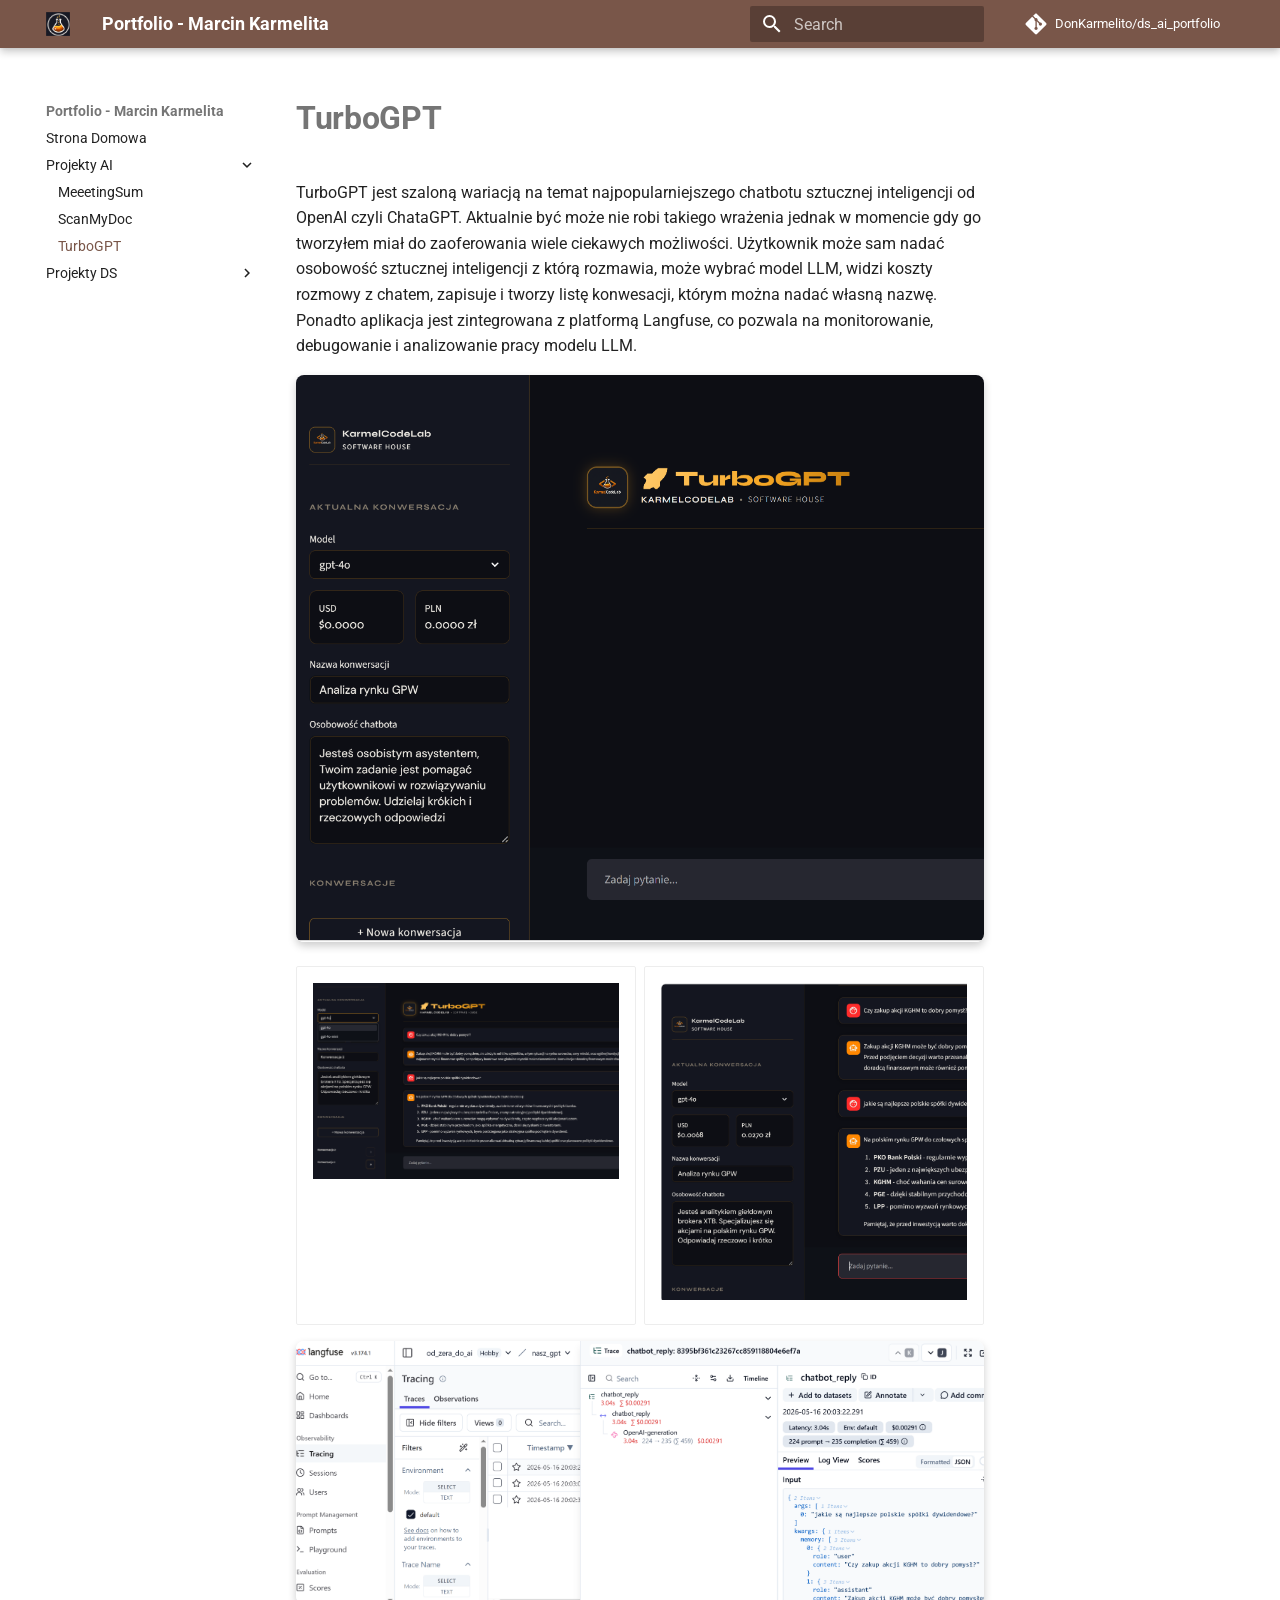
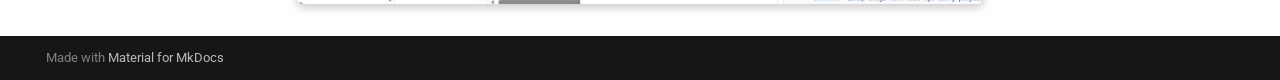
<file: TurboGPT/index.html>
<!doctype html>
<html lang="en" class="no-js">
  <head>
    
      <meta charset="utf-8">
      <meta name="viewport" content="width=device-width,initial-scale=1">
      
        <meta name="description" content="Portfolio projektów Data Science oraz AI">
      
      
        <meta name="author" content="Marcin Karmelita">
      
      
      
        <link rel="prev" href="../ScanMyDoc/">
      
      
        <link rel="next" href="../iris/">
      
      
        
      
      
      <link rel="icon" href="../assets/uplogo.png">
      <meta name="generator" content="mkdocs-1.6.1, mkdocs-material-9.7.6">
    
    
      
        <title>TurboGPT - Portfolio - Marcin Karmelita</title>
      
    
    
      <link rel="stylesheet" href="../assets/stylesheets/main.484c7ddc.min.css">
      
        
        <link rel="stylesheet" href="../assets/stylesheets/palette.ab4e12ef.min.css">
      
      


    
    
      
    
    
      
        
        
        <link rel="preconnect" href="https://fonts.gstatic.com" crossorigin>
        <link rel="stylesheet" href="https://fonts.googleapis.com/css?family=Roboto:300,300i,400,400i,700,700i%7CRoboto+Mono:400,400i,700,700i&display=fallback">
        <style>:root{--md-text-font:"Roboto";--md-code-font:"Roboto Mono"}</style>
      
    
    
      <link rel="stylesheet" href="../assets/stylesheets/extra.css">
    
    <script>__md_scope=new URL("..",location),__md_hash=e=>[...e].reduce(((e,_)=>(e<<5)-e+_.charCodeAt(0)),0),__md_get=(e,_=localStorage,t=__md_scope)=>JSON.parse(_.getItem(t.pathname+"."+e)),__md_set=(e,_,t=localStorage,a=__md_scope)=>{try{t.setItem(a.pathname+"."+e,JSON.stringify(_))}catch(e){}}</script>
    
      

    
    
  </head>
  
  
    
    
    
    
    
    <body dir="ltr" data-md-color-scheme="default" data-md-color-primary="brown" data-md-color-accent="grey">
  
    
    <input class="md-toggle" data-md-toggle="drawer" type="checkbox" id="__drawer" autocomplete="off">
    <input class="md-toggle" data-md-toggle="search" type="checkbox" id="__search" autocomplete="off">
    <label class="md-overlay" for="__drawer"></label>
    <div data-md-component="skip">
      
        
        <a href="#turbogpt" class="md-skip">
          Skip to content
        </a>
      
    </div>
    <div data-md-component="announce">
      
    </div>
    
    
      

  

<header class="md-header md-header--shadow" data-md-component="header">
  <nav class="md-header__inner md-grid" aria-label="Header">
    <a href=".." title="Portfolio - Marcin Karmelita" class="md-header__button md-logo" aria-label="Portfolio - Marcin Karmelita" data-md-component="logo">
      
  <img src="../assets/uplogo.png" alt="logo">

    </a>
    <label class="md-header__button md-icon" for="__drawer">
      
      <svg xmlns="http://www.w3.org/2000/svg" viewBox="0 0 24 24"><path d="M3 6h18v2H3zm0 5h18v2H3zm0 5h18v2H3z"/></svg>
    </label>
    <div class="md-header__title" data-md-component="header-title">
      <div class="md-header__ellipsis">
        <div class="md-header__topic">
          <span class="md-ellipsis">
            Portfolio - Marcin Karmelita
          </span>
        </div>
        <div class="md-header__topic" data-md-component="header-topic">
          <span class="md-ellipsis">
            
              TurboGPT
            
          </span>
        </div>
      </div>
    </div>
    
      
    
    
    
    
      
      
        <label class="md-header__button md-icon" for="__search">
          
          <svg xmlns="http://www.w3.org/2000/svg" viewBox="0 0 24 24"><path d="M9.5 3A6.5 6.5 0 0 1 16 9.5c0 1.61-.59 3.09-1.56 4.23l.27.27h.79l5 5-1.5 1.5-5-5v-.79l-.27-.27A6.52 6.52 0 0 1 9.5 16 6.5 6.5 0 0 1 3 9.5 6.5 6.5 0 0 1 9.5 3m0 2C7 5 5 7 5 9.5S7 14 9.5 14 14 12 14 9.5 12 5 9.5 5"/></svg>
        </label>
        <div class="md-search" data-md-component="search" role="dialog">
  <label class="md-search__overlay" for="__search"></label>
  <div class="md-search__inner" role="search">
    <form class="md-search__form" name="search">
      <input type="text" class="md-search__input" name="query" aria-label="Search" placeholder="Search" autocapitalize="off" autocorrect="off" autocomplete="off" spellcheck="false" data-md-component="search-query" required>
      <label class="md-search__icon md-icon" for="__search">
        
        <svg xmlns="http://www.w3.org/2000/svg" viewBox="0 0 24 24"><path d="M9.5 3A6.5 6.5 0 0 1 16 9.5c0 1.61-.59 3.09-1.56 4.23l.27.27h.79l5 5-1.5 1.5-5-5v-.79l-.27-.27A6.52 6.52 0 0 1 9.5 16 6.5 6.5 0 0 1 3 9.5 6.5 6.5 0 0 1 9.5 3m0 2C7 5 5 7 5 9.5S7 14 9.5 14 14 12 14 9.5 12 5 9.5 5"/></svg>
        
        <svg xmlns="http://www.w3.org/2000/svg" viewBox="0 0 24 24"><path d="M20 11v2H8l5.5 5.5-1.42 1.42L4.16 12l7.92-7.92L13.5 5.5 8 11z"/></svg>
      </label>
      <nav class="md-search__options" aria-label="Search">
        
        <button type="reset" class="md-search__icon md-icon" title="Clear" aria-label="Clear" tabindex="-1">
          
          <svg xmlns="http://www.w3.org/2000/svg" viewBox="0 0 24 24"><path d="M19 6.41 17.59 5 12 10.59 6.41 5 5 6.41 10.59 12 5 17.59 6.41 19 12 13.41 17.59 19 19 17.59 13.41 12z"/></svg>
        </button>
      </nav>
      
    </form>
    <div class="md-search__output">
      <div class="md-search__scrollwrap" tabindex="0" data-md-scrollfix>
        <div class="md-search-result" data-md-component="search-result">
          <div class="md-search-result__meta">
            Initializing search
          </div>
          <ol class="md-search-result__list" role="presentation"></ol>
        </div>
      </div>
    </div>
  </div>
</div>
      
    
    
      <div class="md-header__source">
        <a href="https://github.com/DonKarmelito/ds_ai_portfolio" title="Go to repository" class="md-source" data-md-component="source">
  <div class="md-source__icon md-icon">
    
    <svg xmlns="http://www.w3.org/2000/svg" viewBox="0 0 448 512"><!--! Font Awesome Free 7.1.0 by @fontawesome - https://fontawesome.com License - https://fontawesome.com/license/free (Icons: CC BY 4.0, Fonts: SIL OFL 1.1, Code: MIT License) Copyright 2025 Fonticons, Inc.--><path d="M439.6 236.1 244 40.5c-5.4-5.5-12.8-8.5-20.4-8.5s-15 3-20.4 8.4L162.5 81l51.5 51.5c27.1-9.1 52.7 16.8 43.4 43.7l49.7 49.7c34.2-11.8 61.2 31 35.5 56.7-26.5 26.5-70.2-2.9-56-37.3L240.3 199v121.9c25.3 12.5 22.3 41.8 9.1 55-6.4 6.4-15.2 10.1-24.3 10.1s-17.8-3.6-24.3-10.1c-17.6-17.6-11.1-46.9 11.2-56v-123c-20.8-8.5-24.6-30.7-18.6-45L142.6 101 8.5 235.1C3 240.6 0 247.9 0 255.5s3 15 8.5 20.4l195.6 195.7c5.4 5.4 12.7 8.4 20.4 8.4s15-3 20.4-8.4l194.7-194.7c5.4-5.4 8.4-12.8 8.4-20.4s-3-15-8.4-20.4"/></svg>
  </div>
  <div class="md-source__repository">
    DonKarmelito/ds_ai_portfolio
  </div>
</a>
      </div>
    
  </nav>
  
</header>
    
    <div class="md-container" data-md-component="container">
      
      
        
          
        
      
      <main class="md-main" data-md-component="main">
        <div class="md-main__inner md-grid">
          
            
              
              <div class="md-sidebar md-sidebar--primary" data-md-component="sidebar" data-md-type="navigation" >
                <div class="md-sidebar__scrollwrap">
                  <div class="md-sidebar__inner">
                    



<nav class="md-nav md-nav--primary" aria-label="Navigation" data-md-level="0">
  <label class="md-nav__title" for="__drawer">
    <a href=".." title="Portfolio - Marcin Karmelita" class="md-nav__button md-logo" aria-label="Portfolio - Marcin Karmelita" data-md-component="logo">
      
  <img src="../assets/uplogo.png" alt="logo">

    </a>
    Portfolio - Marcin Karmelita
  </label>
  
    <div class="md-nav__source">
      <a href="https://github.com/DonKarmelito/ds_ai_portfolio" title="Go to repository" class="md-source" data-md-component="source">
  <div class="md-source__icon md-icon">
    
    <svg xmlns="http://www.w3.org/2000/svg" viewBox="0 0 448 512"><!--! Font Awesome Free 7.1.0 by @fontawesome - https://fontawesome.com License - https://fontawesome.com/license/free (Icons: CC BY 4.0, Fonts: SIL OFL 1.1, Code: MIT License) Copyright 2025 Fonticons, Inc.--><path d="M439.6 236.1 244 40.5c-5.4-5.5-12.8-8.5-20.4-8.5s-15 3-20.4 8.4L162.5 81l51.5 51.5c27.1-9.1 52.7 16.8 43.4 43.7l49.7 49.7c34.2-11.8 61.2 31 35.5 56.7-26.5 26.5-70.2-2.9-56-37.3L240.3 199v121.9c25.3 12.5 22.3 41.8 9.1 55-6.4 6.4-15.2 10.1-24.3 10.1s-17.8-3.6-24.3-10.1c-17.6-17.6-11.1-46.9 11.2-56v-123c-20.8-8.5-24.6-30.7-18.6-45L142.6 101 8.5 235.1C3 240.6 0 247.9 0 255.5s3 15 8.5 20.4l195.6 195.7c5.4 5.4 12.7 8.4 20.4 8.4s15-3 20.4-8.4l194.7-194.7c5.4-5.4 8.4-12.8 8.4-20.4s-3-15-8.4-20.4"/></svg>
  </div>
  <div class="md-source__repository">
    DonKarmelito/ds_ai_portfolio
  </div>
</a>
    </div>
  
  <ul class="md-nav__list" data-md-scrollfix>
    
      
      
  
  
  
  
    <li class="md-nav__item">
      <a href=".." class="md-nav__link">
        
  
  
  <span class="md-ellipsis">
    
  
    Strona Domowa
  

    
  </span>
  
  

      </a>
    </li>
  

    
      
      
  
  
    
  
  
  
    
    
    
    
    
    <li class="md-nav__item md-nav__item--active md-nav__item--nested">
      
        
        
        <input class="md-nav__toggle md-toggle " type="checkbox" id="__nav_2" checked>
        
          
          <label class="md-nav__link" for="__nav_2" id="__nav_2_label" tabindex="0">
            
  
  
  <span class="md-ellipsis">
    
  
    Projekty AI
  

    
  </span>
  
  

            <span class="md-nav__icon md-icon"></span>
          </label>
        
        <nav class="md-nav" data-md-level="1" aria-labelledby="__nav_2_label" aria-expanded="true">
          <label class="md-nav__title" for="__nav_2">
            <span class="md-nav__icon md-icon"></span>
            
  
    Projekty AI
  

          </label>
          <ul class="md-nav__list" data-md-scrollfix>
            
              
                
  
  
  
  
    <li class="md-nav__item">
      <a href="../MeeetingSum/" class="md-nav__link">
        
  
  
  <span class="md-ellipsis">
    
  
    MeeetingSum
  

    
  </span>
  
  

      </a>
    </li>
  

              
            
              
                
  
  
  
  
    <li class="md-nav__item">
      <a href="../ScanMyDoc/" class="md-nav__link">
        
  
  
  <span class="md-ellipsis">
    
  
    ScanMyDoc
  

    
  </span>
  
  

      </a>
    </li>
  

              
            
              
                
  
  
    
  
  
  
    <li class="md-nav__item md-nav__item--active">
      
      <input class="md-nav__toggle md-toggle" type="checkbox" id="__toc">
      
      
        
      
      
      <a href="./" class="md-nav__link md-nav__link--active">
        
  
  
  <span class="md-ellipsis">
    
  
    TurboGPT
  

    
  </span>
  
  

      </a>
      
    </li>
  

              
            
          </ul>
        </nav>
      
    </li>
  

    
      
      
  
  
  
  
    
    
    
    
    
    <li class="md-nav__item md-nav__item--nested">
      
        
        
        <input class="md-nav__toggle md-toggle " type="checkbox" id="__nav_3" >
        
          
          <label class="md-nav__link" for="__nav_3" id="__nav_3_label" tabindex="0">
            
  
  
  <span class="md-ellipsis">
    
  
    Projekty DS
  

    
  </span>
  
  

            <span class="md-nav__icon md-icon"></span>
          </label>
        
        <nav class="md-nav" data-md-level="1" aria-labelledby="__nav_3_label" aria-expanded="false">
          <label class="md-nav__title" for="__nav_3">
            <span class="md-nav__icon md-icon"></span>
            
  
    Projekty DS
  

          </label>
          <ul class="md-nav__list" data-md-scrollfix>
            
              
                
  
  
  
  
    <li class="md-nav__item">
      <a href="../iris/" class="md-nav__link">
        
  
  
  <span class="md-ellipsis">
    
  
    Iris
  

    
  </span>
  
  

      </a>
    </li>
  

              
            
              
                
  
  
  
  
    <li class="md-nav__item">
      <a href="../titanic/" class="md-nav__link">
        
  
  
  <span class="md-ellipsis">
    
  
    Titanic
  

    
  </span>
  
  

      </a>
    </li>
  

              
            
          </ul>
        </nav>
      
    </li>
  

    
  </ul>
</nav>
                  </div>
                </div>
              </div>
            
            
              
              <div class="md-sidebar md-sidebar--secondary" data-md-component="sidebar" data-md-type="toc" >
                <div class="md-sidebar__scrollwrap">
                  <div class="md-sidebar__inner">
                    

<nav class="md-nav md-nav--secondary" aria-label="Table of contents">
  
  
  
    
  
  
</nav>
                  </div>
                </div>
              </div>
            
          
          
            <div class="md-content" data-md-component="content">
              
              <article class="md-content__inner md-typeset">
                
                  


  
  


<h1 id="turbogpt"><strong>TurboGPT</strong></h1>
<p>TurboGPT jest szaloną wariacją na temat najpopularniejszego chatbotu sztucznej inteligencji od OpenAI czyli ChataGPT. Aktualnie być może nie robi takiego wrażenia jednak w momencie gdy go tworzyłem miał do zaoferowania wiele ciekawych możliwości. Użytkownik może sam nadać osobowość sztucznej inteligencji z którą rozmawia, może wybrać model LLM, widzi koszty rozmowy z chatem, zapisuje i tworzy listę konwesacji, którym można nadać własną nazwę. Ponadto aplikacja jest zintegrowana z platformą Langfuse, co pozwala na monitorowanie, debugowanie i analizowanie pracy modelu LLM.</p>
<p><img alt="Ekran główny aplikacji" src="assets/screenshots/tg1.png" style="border-radius:8px; box-shadow: 0 4px 8px rgba(0,0,0,.2);" /></p>
<div class="grid cards">
<ul>
<li><img alt="Ekran 1" class="on-glass" src="assets/screenshots/tg2.png" /></li>
<li><img alt="Ekran 2" class="on-glass" src="assets/screenshots/tg3.png" /></li>
</ul>
</div>
<p><img alt="Ekran główny aplikacji" src="assets/screenshots/tg4.png" style="border-radius:8px; box-shadow: 0 4px 8px rgba(0,0,0,.2);" /></p>












                
              </article>
            </div>
          
          
<script>var target=document.getElementById(location.hash.slice(1));target&&target.name&&(target.checked=target.name.startsWith("__tabbed_"))</script>
        </div>
        
      </main>
      
        <footer class="md-footer">
  
  <div class="md-footer-meta md-typeset">
    <div class="md-footer-meta__inner md-grid">
      <div class="md-copyright">
  
  
    Made with
    <a href="https://squidfunk.github.io/mkdocs-material/" target="_blank" rel="noopener">
      Material for MkDocs
    </a>
  
</div>
      
    </div>
  </div>
</footer>
      
    </div>
    <div class="md-dialog" data-md-component="dialog">
      <div class="md-dialog__inner md-typeset"></div>
    </div>
    
    
    
      
      
      <script id="__config" type="application/json">{"annotate": null, "base": "..", "features": [], "search": "../assets/javascripts/workers/search.2c215733.min.js", "tags": null, "translations": {"clipboard.copied": "Copied to clipboard", "clipboard.copy": "Copy to clipboard", "search.result.more.one": "1 more on this page", "search.result.more.other": "# more on this page", "search.result.none": "No matching documents", "search.result.one": "1 matching document", "search.result.other": "# matching documents", "search.result.placeholder": "Type to start searching", "search.result.term.missing": "Missing", "select.version": "Select version"}, "version": null}</script>
    
    
      <script src="../assets/javascripts/bundle.79ae519e.min.js"></script>
      
    
  </body>
</html>
</file>
<file: assets/stylesheets/extra.css>
.hero {
  display: flex;
  align-items: center;
  justify-content: space-between;
  gap: 2rem;
}

.hero h1 {
  margin: 0;
}

.header-logo {
  width: 80px;
  height: 80px;
  border-radius: 50%;
  object-fit: cover;
}

@media screen and (max-width: 768px) {
  .hero {
    flex-direction: column;
    text-align: center;
  }
  .header-logo {
    order: -1; /* logo nad nagłówkiem na telefonie */
  }
}
</file>
<file: assets/stylesheets/main.484c7ddc.min.css>
@charset "UTF-8";html{-webkit-text-size-adjust:none;-moz-text-size-adjust:none;text-size-adjust:none;box-sizing:border-box}*,:after,:before{box-sizing:inherit}@media (prefers-reduced-motion){*,:after,:before{transition:none!important}}body{margin:0}a,button,input,label{-webkit-tap-highlight-color:transparent}a{color:inherit;text-decoration:none}hr{border:0;box-sizing:initial;display:block;height:.05rem;overflow:visible;padding:0}small{font-size:80%}sub,sup{line-height:1em}img{border-style:none}table{border-collapse:initial;border-spacing:0}td,th{font-weight:400;vertical-align:top}button{background:#0000;border:0;font-family:inherit;font-size:inherit;margin:0;padding:0}input{border:0;outline:none}:root{--md-primary-fg-color:#4051b5;--md-primary-fg-color--light:#5d6cc0;--md-primary-fg-color--dark:#303fa1;--md-primary-bg-color:#fff;--md-primary-bg-color--light:#ffffffb3;--md-accent-fg-color:#526cfe;--md-accent-fg-color--transparent:#526cfe1a;--md-accent-bg-color:#fff;--md-accent-bg-color--light:#ffffffb3}[data-md-color-scheme=default]{color-scheme:light}[data-md-color-scheme=default] img[src$="#gh-dark-mode-only"],[data-md-color-scheme=default] img[src$="#only-dark"]{display:none}:root,[data-md-color-scheme=default]{--md-hue:225deg;--md-default-fg-color:#000000de;--md-default-fg-color--light:#0000008a;--md-default-fg-color--lighter:#00000052;--md-default-fg-color--lightest:#00000012;--md-default-bg-color:#fff;--md-default-bg-color--light:#ffffffb3;--md-default-bg-color--lighter:#ffffff4d;--md-default-bg-color--lightest:#ffffff1f;--md-code-fg-color:#36464e;--md-code-bg-color:#f5f5f5;--md-code-bg-color--light:#f5f5f5b3;--md-code-bg-color--lighter:#f5f5f54d;--md-code-hl-color:#4287ff;--md-code-hl-color--light:#4287ff1a;--md-code-hl-number-color:#d52a2a;--md-code-hl-special-color:#db1457;--md-code-hl-function-color:#a846b9;--md-code-hl-constant-color:#6e59d9;--md-code-hl-keyword-color:#3f6ec6;--md-code-hl-string-color:#1c7d4d;--md-code-hl-name-color:var(--md-code-fg-color);--md-code-hl-operator-color:var(--md-default-fg-color--light);--md-code-hl-punctuation-color:var(--md-default-fg-color--light);--md-code-hl-comment-color:var(--md-default-fg-color--light);--md-code-hl-generic-color:var(--md-default-fg-color--light);--md-code-hl-variable-color:var(--md-default-fg-color--light);--md-typeset-color:var(--md-default-fg-color);--md-typeset-a-color:var(--md-primary-fg-color);--md-typeset-del-color:#f5503d26;--md-typeset-ins-color:#0bd57026;--md-typeset-kbd-color:#fafafa;--md-typeset-kbd-accent-color:#fff;--md-typeset-kbd-border-color:#b8b8b8;--md-typeset-mark-color:#ffff0080;--md-typeset-table-color:#0000001f;--md-typeset-table-color--light:rgba(0,0,0,.035);--md-admonition-fg-color:var(--md-default-fg-color);--md-admonition-bg-color:var(--md-default-bg-color);--md-warning-fg-color:#000000de;--md-warning-bg-color:#ff9;--md-footer-fg-color:#fff;--md-footer-fg-color--light:#ffffffb3;--md-footer-fg-color--lighter:#ffffff73;--md-footer-bg-color:#000000de;--md-footer-bg-color--dark:#00000052;--md-shadow-z1:0 0.2rem 0.5rem #0000000d,0 0 0.05rem #0000001a;--md-shadow-z2:0 0.2rem 0.5rem #0000001a,0 0 0.05rem #00000040;--md-shadow-z3:0 0.2rem 0.5rem #0003,0 0 0.05rem #00000059}.md-icon svg{fill:currentcolor;display:block;height:1.2rem;width:1.2rem}body{-webkit-font-smoothing:antialiased;-moz-osx-font-smoothing:grayscale;--md-text-font-family:var(--md-text-font,_),-apple-system,BlinkMacSystemFont,Helvetica,Arial,sans-serif;--md-code-font-family:var(--md-code-font,_),SFMono-Regular,Consolas,Menlo,monospace}aside,body,input{font-feature-settings:"kern","liga";color:var(--md-typeset-color);font-family:var(--md-text-font-family)}code,kbd,pre{font-feature-settings:"kern";font-family:var(--md-code-font-family)}:root{--md-typeset-table-sort-icon:url('data:image/svg+xml;charset=utf-8,<svg xmlns="http://www.w3.org/2000/svg" viewBox="0 0 24 24"><path d="m18 21-4-4h3V7h-3l4-4 4 4h-3v10h3M2 19v-2h10v2M2 13v-2h7v2M2 7V5h4v2z"/></svg>');--md-typeset-table-sort-icon--asc:url('data:image/svg+xml;charset=utf-8,<svg xmlns="http://www.w3.org/2000/svg" viewBox="0 0 24 24"><path d="M19 17h3l-4 4-4-4h3V3h2M2 17h10v2H2M6 5v2H2V5m0 6h7v2H2z"/></svg>');--md-typeset-table-sort-icon--desc:url('data:image/svg+xml;charset=utf-8,<svg xmlns="http://www.w3.org/2000/svg" viewBox="0 0 24 24"><path d="M19 7h3l-4-4-4 4h3v14h2M2 17h10v2H2M6 5v2H2V5m0 6h7v2H2z"/></svg>')}.md-typeset{-webkit-print-color-adjust:exact;color-adjust:exact;font-size:.8rem;line-height:1.6;overflow-wrap:break-word}@media print{.md-typeset{font-size:.68rem}}.md-typeset blockquote,.md-typeset dl,.md-typeset figure,.md-typeset ol,.md-typeset pre,.md-typeset ul{margin-bottom:1em;margin-top:1em}.md-typeset h1{color:var(--md-default-fg-color--light);font-size:2em;line-height:1.3;margin:0 0 1.25em}.md-typeset h1,.md-typeset h2{font-weight:300;letter-spacing:-.01em}.md-typeset h2{font-size:1.5625em;line-height:1.4;margin:1.6em 0 .64em}.md-typeset h3{font-size:1.25em;font-weight:400;letter-spacing:-.01em;line-height:1.5;margin:1.6em 0 .8em}.md-typeset h2+h3{margin-top:.8em}.md-typeset h4{font-weight:700;letter-spacing:-.01em;margin:1em 0}.md-typeset h5,.md-typeset h6{color:var(--md-default-fg-color--light);font-size:.8em;font-weight:700;letter-spacing:-.01em;margin:1.25em 0}.md-typeset h5{text-transform:uppercase}.md-typeset h5 code{text-transform:none}.md-typeset hr{border-bottom:.05rem solid var(--md-default-fg-color--lightest);display:flow-root;margin:1.5em 0}.md-typeset a{color:var(--md-typeset-a-color);word-break:break-word}.md-typeset a,.md-typeset a:before{transition:color 125ms}.md-typeset a:focus,.md-typeset a:hover{color:var(--md-accent-fg-color)}.md-typeset a:focus code,.md-typeset a:hover code{background-color:var(--md-accent-fg-color--transparent);color:var(--md-accent-fg-color)}.md-typeset a code{color:var(--md-typeset-a-color)}.md-typeset a.focus-visible{outline-color:var(--md-accent-fg-color);outline-offset:.2rem}.md-typeset code,.md-typeset kbd,.md-typeset pre{color:var(--md-code-fg-color);direction:ltr;font-variant-ligatures:none;transition:background-color 125ms}@media print{.md-typeset code,.md-typeset kbd,.md-typeset pre{white-space:pre-wrap}}.md-typeset code{background-color:var(--md-code-bg-color);border-radius:.1rem;-webkit-box-decoration-break:clone;box-decoration-break:clone;font-size:.85em;padding:0 .2941176471em;transition:color 125ms,background-color 125ms;word-break:break-word}.md-typeset code:not(.focus-visible){-webkit-tap-highlight-color:transparent;outline:none}.md-typeset pre{display:flow-root;line-height:1.4;position:relative}.md-typeset pre>code{-webkit-box-decoration-break:slice;box-decoration-break:slice;box-shadow:none;display:block;margin:0;outline-color:var(--md-accent-fg-color);overflow:auto;padding:.7720588235em 1.1764705882em;scrollbar-color:var(--md-default-fg-color--lighter) #0000;scrollbar-width:thin;touch-action:auto;word-break:normal}.md-typeset pre>code:hover{scrollbar-color:var(--md-accent-fg-color) #0000}.md-typeset pre>code::-webkit-scrollbar{height:.2rem;width:.2rem}.md-typeset pre>code::-webkit-scrollbar-thumb{background-color:var(--md-default-fg-color--lighter)}.md-typeset pre>code::-webkit-scrollbar-thumb:hover{background-color:var(--md-accent-fg-color)}.md-typeset kbd{background-color:var(--md-typeset-kbd-color);border-radius:.1rem;box-shadow:0 .1rem 0 .05rem var(--md-typeset-kbd-border-color),0 .1rem 0 var(--md-typeset-kbd-border-color),0 -.1rem .2rem var(--md-typeset-kbd-accent-color) inset;color:var(--md-default-fg-color);display:inline-block;font-size:.75em;padding:0 .6666666667em;vertical-align:text-top;word-break:break-word}.md-typeset mark{background-color:var(--md-typeset-mark-color);-webkit-box-decoration-break:clone;box-decoration-break:clone;color:inherit;word-break:break-word}.md-typeset abbr{cursor:help;text-decoration:none}.md-typeset [data-preview],.md-typeset abbr{border-bottom:.05rem dotted var(--md-default-fg-color--light)}.md-typeset small{opacity:.75}[dir=ltr] .md-typeset sub,[dir=ltr] .md-typeset sup{margin-left:.078125em}[dir=rtl] .md-typeset sub,[dir=rtl] .md-typeset sup{margin-right:.078125em}[dir=ltr] .md-typeset blockquote{padding-left:.6rem}[dir=rtl] .md-typeset blockquote{padding-right:.6rem}[dir=ltr] .md-typeset blockquote{border-left:.2rem solid var(--md-default-fg-color--lighter)}[dir=rtl] .md-typeset blockquote{border-right:.2rem solid var(--md-default-fg-color--lighter)}.md-typeset blockquote{color:var(--md-default-fg-color--light);margin-left:0;margin-right:0}.md-typeset ul{list-style-type:disc}.md-typeset ul[type]{list-style-type:revert-layer}[dir=ltr] .md-typeset ol,[dir=ltr] .md-typeset ul{margin-left:.625em}[dir=rtl] .md-typeset ol,[dir=rtl] .md-typeset ul{margin-right:.625em}.md-typeset ol,.md-typeset ul{padding:0}.md-typeset ol:not([hidden]),.md-typeset ul:not([hidden]){display:flow-root}.md-typeset ol ol,.md-typeset ul ol{list-style-type:lower-alpha}.md-typeset ol ol ol,.md-typeset ul ol ol{list-style-type:lower-roman}.md-typeset ol ol ol ol,.md-typeset ul ol ol ol{list-style-type:upper-alpha}.md-typeset ol ol ol ol ol,.md-typeset ul ol ol ol ol{list-style-type:upper-roman}.md-typeset ol[type],.md-typeset ul[type]{list-style-type:revert-layer}[dir=ltr] .md-typeset ol li,[dir=ltr] .md-typeset ul li{margin-left:1.25em}[dir=rtl] .md-typeset ol li,[dir=rtl] .md-typeset ul li{margin-right:1.25em}.md-typeset ol li,.md-typeset ul li{margin-bottom:.5em}.md-typeset ol li blockquote,.md-typeset ol li p,.md-typeset ul li blockquote,.md-typeset ul li p{margin:.5em 0}.md-typeset ol li:last-child,.md-typeset ul li:last-child{margin-bottom:0}[dir=ltr] .md-typeset ol li ol,[dir=ltr] .md-typeset ol li ul,[dir=ltr] .md-typeset ul li ol,[dir=ltr] .md-typeset ul li ul{margin-left:.625em}[dir=rtl] .md-typeset ol li ol,[dir=rtl] .md-typeset ol li ul,[dir=rtl] .md-typeset ul li ol,[dir=rtl] .md-typeset ul li ul{margin-right:.625em}.md-typeset ol li ol,.md-typeset ol li ul,.md-typeset ul li ol,.md-typeset ul li ul{margin-bottom:.5em;margin-top:.5em}[dir=ltr] .md-typeset dd{margin-left:1.875em}[dir=rtl] .md-typeset dd{margin-right:1.875em}.md-typeset dd{margin-bottom:1.5em;margin-top:1em}.md-typeset img,.md-typeset svg,.md-typeset video{height:auto;max-width:100%}.md-typeset img[align=left]{margin:1em 1em 1em 0}.md-typeset img[align=right]{margin:1em 0 1em 1em}.md-typeset img[align]:only-child{margin-top:0}.md-typeset figure{display:flow-root;margin:1em auto;max-width:100%;text-align:center;width:fit-content}.md-typeset figure img{display:block;margin:0 auto}.md-typeset figcaption{font-style:italic;margin:1em auto;max-width:24rem}.md-typeset iframe{max-width:100%}.md-typeset table:not([class]){background-color:var(--md-default-bg-color);border:.05rem solid var(--md-typeset-table-color);border-radius:.1rem;display:inline-block;font-size:.64rem;max-width:100%;overflow:auto;touch-action:auto}@media print{.md-typeset table:not([class]){display:table}}.md-typeset table:not([class])+*{margin-top:1.5em}.md-typeset table:not([class]) td>:first-child,.md-typeset table:not([class]) th>:first-child{margin-top:0}.md-typeset table:not([class]) td>:last-child,.md-typeset table:not([class]) th>:last-child{margin-bottom:0}.md-typeset table:not([class]) td:not([align]),.md-typeset table:not([class]) th:not([align]){text-align:left}[dir=rtl] .md-typeset table:not([class]) td:not([align]),[dir=rtl] .md-typeset table:not([class]) th:not([align]){text-align:right}.md-typeset table:not([class]) th{font-weight:700;min-width:5rem;padding:.9375em 1.25em;vertical-align:top}.md-typeset table:not([class]) td{border-top:.05rem solid var(--md-typeset-table-color);padding:.9375em 1.25em;vertical-align:top}.md-typeset table:not([class]) tbody tr{transition:background-color 125ms}.md-typeset table:not([class]) tbody tr:hover{background-color:var(--md-typeset-table-color--light);box-shadow:0 .05rem 0 var(--md-default-bg-color) inset}.md-typeset table:not([class]) a{word-break:normal}.md-typeset table th[role=columnheader]{cursor:pointer}[dir=ltr] .md-typeset table th[role=columnheader]:after{margin-left:.5em}[dir=rtl] .md-typeset table th[role=columnheader]:after{margin-right:.5em}.md-typeset table th[role=columnheader]:after{content:"";display:inline-block;height:1.2em;-webkit-mask-image:var(--md-typeset-table-sort-icon);mask-image:var(--md-typeset-table-sort-icon);-webkit-mask-repeat:no-repeat;mask-repeat:no-repeat;-webkit-mask-size:contain;mask-size:contain;transition:background-color 125ms;vertical-align:text-bottom;width:1.2em}.md-typeset table th[role=columnheader]:hover:after{background-color:var(--md-default-fg-color--lighter)}.md-typeset table th[role=columnheader][aria-sort=ascending]:after{background-color:var(--md-default-fg-color--light);-webkit-mask-image:var(--md-typeset-table-sort-icon--asc);mask-image:var(--md-typeset-table-sort-icon--asc)}.md-typeset table th[role=columnheader][aria-sort=descending]:after{background-color:var(--md-default-fg-color--light);-webkit-mask-image:var(--md-typeset-table-sort-icon--desc);mask-image:var(--md-typeset-table-sort-icon--desc)}.md-typeset__scrollwrap{margin:1em -.8rem;overflow-x:auto;touch-action:auto}.md-typeset__table{display:inline-block;margin-bottom:.5em;padding:0 .8rem}@media print{.md-typeset__table{display:block}}html .md-typeset__table table{display:table;margin:0;overflow:hidden;width:100%}@media screen and (max-width:44.984375em){.md-content__inner>pre{margin:1em -.8rem}.md-content__inner>pre code{border-radius:0}}.md-typeset .md-author{border-radius:100%;display:block;flex-shrink:0;height:1.6rem;overflow:hidden;position:relative;transition:color 125ms,transform 125ms;width:1.6rem}.md-typeset .md-author img{display:block}.md-typeset .md-author--more{background:var(--md-default-fg-color--lightest);color:var(--md-default-fg-color--lighter);font-size:.6rem;font-weight:700;line-height:1.6rem;text-align:center}.md-typeset .md-author--long{height:2.4rem;width:2.4rem}.md-typeset a.md-author{transform:scale(1)}.md-typeset a.md-author img{border-radius:100%;filter:grayscale(100%) opacity(75%);transition:filter 125ms}.md-typeset a.md-author:focus,.md-typeset a.md-author:hover{transform:scale(1.1);z-index:1}.md-typeset a.md-author:focus img,.md-typeset a.md-author:hover img{filter:grayscale(0)}.md-banner{background-color:var(--md-footer-bg-color);color:var(--md-footer-fg-color);overflow:auto}@media print{.md-banner{display:none}}.md-banner--warning{background-color:var(--md-warning-bg-color);color:var(--md-warning-fg-color)}.md-banner__inner{font-size:.7rem;margin:.6rem auto;padding:0 .8rem}[dir=ltr] .md-banner__button{float:right}[dir=rtl] .md-banner__button{float:left}.md-banner__button{color:inherit;cursor:pointer;transition:opacity .25s}.no-js .md-banner__button{display:none}.md-banner__button:hover{opacity:.7}html{font-size:125%;height:100%;overflow-x:hidden}@media screen and (min-width:100em){html{font-size:137.5%}}@media screen and (min-width:125em){html{font-size:150%}}body{background-color:var(--md-default-bg-color);display:flex;flex-direction:column;font-size:.5rem;min-height:100%;position:relative;width:100%}@media print{body{display:block}}@media screen and (max-width:59.984375em){body[data-md-scrolllock]{position:fixed}}.md-grid{margin-left:auto;margin-right:auto;max-width:61rem}.md-container{display:flex;flex-direction:column;flex-grow:1}@media print{.md-container{display:block}}.md-main{flex-grow:1}.md-main__inner{display:flex;height:100%;margin-top:1.5rem}.md-ellipsis{overflow:hidden;text-overflow:ellipsis}.md-toggle{display:none}.md-option{height:0;opacity:0;position:absolute;width:0}.md-option:checked+label:not([hidden]){display:block}.md-option.focus-visible+label{outline-color:var(--md-accent-fg-color);outline-style:auto}.md-skip{background-color:var(--md-default-fg-color);border-radius:.1rem;color:var(--md-default-bg-color);font-size:.64rem;margin:.5rem;opacity:0;outline-color:var(--md-accent-fg-color);padding:.3rem .5rem;position:fixed;transform:translateY(.4rem);z-index:-1}.md-skip:focus{opacity:1;transform:translateY(0);transition:transform .25s cubic-bezier(.4,0,.2,1),opacity 175ms 75ms;z-index:10}@page{margin:25mm}:root{--md-clipboard-icon:url('data:image/svg+xml;charset=utf-8,<svg xmlns="http://www.w3.org/2000/svg" viewBox="0 0 24 24"><path d="M19 21H8V7h11m0-2H8a2 2 0 0 0-2 2v14a2 2 0 0 0 2 2h11a2 2 0 0 0 2-2V7a2 2 0 0 0-2-2m-3-4H4a2 2 0 0 0-2 2v14h2V3h12z"/></svg>')}.md-clipboard{border-radius:.1rem;color:var(--md-default-fg-color--lightest);cursor:pointer;height:1.5em;outline-color:var(--md-accent-fg-color);outline-offset:.1rem;transition:color .25s;width:1.5em;z-index:1}@media print{.md-clipboard{display:none}}.md-clipboard:not(.focus-visible){-webkit-tap-highlight-color:transparent;outline:none}:hover>.md-clipboard{color:var(--md-default-fg-color--light)}.md-clipboard:focus,.md-clipboard:hover{color:var(--md-accent-fg-color)}.md-clipboard:after{background-color:currentcolor;content:"";display:block;height:1.125em;margin:0 auto;-webkit-mask-image:var(--md-clipboard-icon);mask-image:var(--md-clipboard-icon);-webkit-mask-position:center;mask-position:center;-webkit-mask-repeat:no-repeat;mask-repeat:no-repeat;-webkit-mask-size:contain;mask-size:contain;width:1.125em}.md-clipboard--inline{cursor:pointer}.md-clipboard--inline code{transition:color .25s,background-color .25s}.md-clipboard--inline:focus code,.md-clipboard--inline:hover code{background-color:var(--md-accent-fg-color--transparent);color:var(--md-accent-fg-color)}:root{--md-code-select-icon:url('data:image/svg+xml;charset=utf-8,<svg xmlns="http://www.w3.org/2000/svg" viewBox="0 0 24 24"><path d="M19 19h-4v2h4c1.1 0 2-.9 2-2v-4h-2m0-12h-4v2h4v4h2V5c0-1.1-.9-2-2-2M5 5h4V3H5c-1.1 0-2 .9-2 2v4h2m0 6H3v4c0 1.1.9 2 2 2h4v-2H5zm2-4h2v2H7zm4 0h2v2h-2zm4 0h2v2h-2zM7 7h2v2H7zm4 0h2v2h-2zm4 0h2v2h-2zm-8 8h2v2H7zm4 0h2v2h-2zm4 0h2v2h-2z"/></svg>');--md-code-copy-icon:url('data:image/svg+xml;charset=utf-8,<svg xmlns="http://www.w3.org/2000/svg" viewBox="0 0 24 24"><path d="M19 21H8V7h11m0-2H8a2 2 0 0 0-2 2v14a2 2 0 0 0 2 2h11a2 2 0 0 0 2-2V7a2 2 0 0 0-2-2m-3-4H4a2 2 0 0 0-2 2v14h2V3h12z"/></svg>')}.md-typeset .md-code__content{display:grid}.md-code__nav{background-color:var(--md-code-bg-color--lighter);border-radius:.1rem;display:flex;gap:.2rem;padding:.2rem;position:absolute;right:.25em;top:.25em;transition:background-color .25s;z-index:1}:hover>.md-code__nav{background-color:var(--md-code-bg-color--light)}.md-code__button{color:var(--md-default-fg-color--lightest);cursor:pointer;display:block;height:1.5em;outline-color:var(--md-accent-fg-color);outline-offset:.1rem;transition:color .25s;width:1.5em}:hover>*>.md-code__button{color:var(--md-default-fg-color--light)}.md-code__button.focus-visible,.md-code__button:hover{color:var(--md-accent-fg-color)}.md-code__button--active{color:var(--md-default-fg-color)!important}.md-code__button:after{background-color:currentcolor;content:"";display:block;height:1.125em;margin:0 auto;-webkit-mask-position:center;mask-position:center;-webkit-mask-repeat:no-repeat;mask-repeat:no-repeat;-webkit-mask-size:contain;mask-size:contain;width:1.125em}.md-code__button[data-md-type=select]:after{-webkit-mask-image:var(--md-code-select-icon);mask-image:var(--md-code-select-icon)}.md-code__button[data-md-type=copy]:after{-webkit-mask-image:var(--md-code-copy-icon);mask-image:var(--md-code-copy-icon)}@keyframes consent{0%{opacity:0;transform:translateY(100%)}to{opacity:1;transform:translateY(0)}}@keyframes overlay{0%{opacity:0}to{opacity:1}}.md-consent__overlay{animation:overlay .25s both;-webkit-backdrop-filter:blur(.1rem);backdrop-filter:blur(.1rem);background-color:#0000008a;height:100%;opacity:1;position:fixed;top:0;width:100%;z-index:5}.md-consent__inner{animation:consent .5s cubic-bezier(.1,.7,.1,1) both;background-color:var(--md-default-bg-color);border:0;border-radius:.1rem;bottom:0;box-shadow:0 0 .2rem #0000001a,0 .2rem .4rem #0003;max-height:100%;overflow:auto;padding:0;position:fixed;width:100%;z-index:5}.md-consent__form{padding:.8rem}.md-consent__settings{display:none;margin:1em 0}input:checked+.md-consent__settings{display:block}.md-consent__controls{margin-bottom:.8rem}.md-typeset .md-consent__controls .md-button{display:inline}@media screen and (max-width:44.984375em){.md-typeset .md-consent__controls .md-button{display:block;margin-top:.4rem;text-align:center;width:100%}}.md-consent label{cursor:pointer}.md-content{flex-grow:1;min-width:0}.md-content__inner{margin:0 .8rem 1.2rem;padding-top:.6rem}@media screen and (min-width:76.25em){[dir=ltr] .md-sidebar--primary:not([hidden])~.md-content>.md-content__inner{margin-left:1.2rem}[dir=ltr] .md-sidebar--secondary:not([hidden])~.md-content>.md-content__inner,[dir=rtl] .md-sidebar--primary:not([hidden])~.md-content>.md-content__inner{margin-right:1.2rem}[dir=rtl] .md-sidebar--secondary:not([hidden])~.md-content>.md-content__inner{margin-left:1.2rem}}.md-content__inner:before{content:"";display:block;height:.4rem}.md-content__inner>:last-child{margin-bottom:0}[dir=ltr] .md-content__button{float:right}[dir=rtl] .md-content__button{float:left}[dir=ltr] .md-content__button{margin-left:.4rem}[dir=rtl] .md-content__button{margin-right:.4rem}.md-content__button{margin:.4rem 0;padding:0}@media print{.md-content__button{display:none}}.md-typeset .md-content__button{color:var(--md-default-fg-color--lighter)}.md-content__button svg{display:inline;vertical-align:top}[dir=rtl] .md-content__button svg{transform:scaleX(-1)}[dir=ltr] .md-dialog{right:.8rem}[dir=rtl] .md-dialog{left:.8rem}.md-dialog{background-color:var(--md-default-fg-color);border-radius:.1rem;bottom:.8rem;box-shadow:var(--md-shadow-z3);min-width:11.1rem;opacity:0;padding:.4rem .6rem;pointer-events:none;position:fixed;transform:translateY(100%);transition:transform 0ms .4s,opacity .4s;z-index:4}@media print{.md-dialog{display:none}}.md-dialog--active{opacity:1;pointer-events:auto;transform:translateY(0);transition:transform .4s cubic-bezier(.075,.85,.175,1),opacity .4s}.md-dialog__inner{color:var(--md-default-bg-color);font-size:.7rem}.md-feedback{margin:2em 0 1em;text-align:center}.md-feedback fieldset{border:none;margin:0;padding:0}.md-feedback__title{font-weight:700;margin:1em auto}.md-feedback__inner{position:relative}.md-feedback__list{display:flex;flex-wrap:wrap;place-content:baseline center;position:relative}.md-feedback__list:hover .md-icon:not(:disabled){color:var(--md-default-fg-color--lighter)}:disabled .md-feedback__list{min-height:1.8rem}.md-feedback__icon{color:var(--md-default-fg-color--light);cursor:pointer;flex-shrink:0;margin:0 .1rem;transition:color 125ms}.md-feedback__icon:not(:disabled).md-icon:hover{color:var(--md-accent-fg-color)}.md-feedback__icon:disabled{color:var(--md-default-fg-color--lightest);pointer-events:none}.md-feedback__note{opacity:0;position:relative;transform:translateY(.4rem);transition:transform .4s cubic-bezier(.1,.7,.1,1),opacity .15s}.md-feedback__note>*{margin:0 auto;max-width:16rem}:disabled .md-feedback__note{opacity:1;transform:translateY(0)}@media print{.md-feedback{display:none}}.md-footer{background-color:var(--md-footer-bg-color);color:var(--md-footer-fg-color)}@media print{.md-footer{display:none}}.md-footer__inner{justify-content:space-between;overflow:auto;padding:.2rem}.md-footer__inner:not([hidden]){display:flex}.md-footer__link{align-items:end;display:flex;flex-grow:0.01;margin-bottom:.4rem;margin-top:1rem;max-width:100%;outline-color:var(--md-accent-fg-color);overflow:hidden;transition:opacity .25s}.md-footer__link:focus,.md-footer__link:hover{opacity:.7}[dir=rtl] .md-footer__link svg{transform:scaleX(-1)}@media screen and (max-width:44.984375em){.md-footer__link--prev{flex-shrink:0}.md-footer__link--prev .md-footer__title{display:none}}[dir=ltr] .md-footer__link--next{margin-left:auto}[dir=rtl] .md-footer__link--next{margin-right:auto}.md-footer__link--next{text-align:right}[dir=rtl] .md-footer__link--next{text-align:left}.md-footer__title{flex-grow:1;font-size:.9rem;margin-bottom:.7rem;max-width:calc(100% - 2.4rem);padding:0 1rem;white-space:nowrap}.md-footer__button{margin:.2rem;padding:.4rem}.md-footer__direction{font-size:.64rem;opacity:.7}.md-footer-meta{background-color:var(--md-footer-bg-color--dark)}.md-footer-meta__inner{display:flex;flex-wrap:wrap;justify-content:space-between;padding:.2rem}html .md-footer-meta.md-typeset a{color:var(--md-footer-fg-color--light)}html .md-footer-meta.md-typeset a:focus,html .md-footer-meta.md-typeset a:hover{color:var(--md-footer-fg-color)}.md-copyright{color:var(--md-footer-fg-color--lighter);font-size:.64rem;margin:auto .6rem;padding:.4rem 0;width:100%}@media screen and (min-width:45em){.md-copyright{width:auto}}.md-copyright__highlight{color:var(--md-footer-fg-color--light)}.md-social{display:inline-flex;gap:.2rem;margin:0 .4rem;padding:.2rem 0 .6rem}@media screen and (min-width:45em){.md-social{padding:.6rem 0}}.md-social__link{display:inline-block;height:1.6rem;text-align:center;width:1.6rem}.md-social__link:before{line-height:1.9}.md-social__link svg{fill:currentcolor;max-height:.8rem;vertical-align:-25%}.md-typeset .md-button{border:.1rem solid;border-radius:.1rem;color:var(--md-primary-fg-color);cursor:pointer;display:inline-block;font-weight:700;padding:.625em 2em;transition:color 125ms,background-color 125ms,border-color 125ms}.md-typeset .md-button--primary{background-color:var(--md-primary-fg-color);border-color:var(--md-primary-fg-color);color:var(--md-primary-bg-color)}.md-typeset .md-button:focus,.md-typeset .md-button:hover{background-color:var(--md-accent-fg-color);border-color:var(--md-accent-fg-color);color:var(--md-accent-bg-color)}[dir=ltr] .md-typeset .md-input{border-top-left-radius:.1rem}[dir=ltr] .md-typeset .md-input,[dir=rtl] .md-typeset .md-input{border-top-right-radius:.1rem}[dir=rtl] .md-typeset .md-input{border-top-left-radius:.1rem}.md-typeset .md-input{border-bottom:.1rem solid var(--md-default-fg-color--lighter);box-shadow:var(--md-shadow-z1);font-size:.8rem;height:1.8rem;padding:0 .6rem;transition:border .25s,box-shadow .25s}.md-typeset .md-input:focus,.md-typeset .md-input:hover{border-bottom-color:var(--md-accent-fg-color);box-shadow:var(--md-shadow-z2)}.md-typeset .md-input--stretch{width:100%}.md-header{background-color:var(--md-primary-fg-color);box-shadow:0 0 .2rem #0000,0 .2rem .4rem #0000;color:var(--md-primary-bg-color);display:block;left:0;position:sticky;right:0;top:0;z-index:4}@media print{.md-header{display:none}}.md-header[hidden]{transform:translateY(-100%);transition:transform .25s cubic-bezier(.8,0,.6,1),box-shadow .25s}.md-header--shadow{box-shadow:0 0 .2rem #0000001a,0 .2rem .4rem #0003;transition:transform .25s cubic-bezier(.1,.7,.1,1),box-shadow .25s}.md-header__inner{align-items:center;display:flex;padding:0 .2rem}.md-header__button{color:currentcolor;cursor:pointer;margin:.2rem;outline-color:var(--md-accent-fg-color);padding:.4rem;position:relative;transition:opacity .25s;vertical-align:middle;z-index:1}.md-header__button:hover{opacity:.7}.md-header__button:not([hidden]){display:inline-block}.md-header__button:not(.focus-visible){-webkit-tap-highlight-color:transparent;outline:none}.md-header__button.md-logo{margin:.2rem;padding:.4rem}@media screen and (max-width:76.234375em){.md-header__button.md-logo{display:none}}.md-header__button.md-logo img,.md-header__button.md-logo svg{fill:currentcolor;display:block;height:1.2rem;width:auto}@media screen and (min-width:60em){.md-header__button[for=__search]{display:none}}.no-js .md-header__button[for=__search]{display:none}[dir=rtl] .md-header__button[for=__search] svg{transform:scaleX(-1)}@media screen and (min-width:76.25em){.md-header__button[for=__drawer]{display:none}}.md-header__topic{display:flex;max-width:100%;position:absolute;transition:transform .4s cubic-bezier(.1,.7,.1,1),opacity .15s;white-space:nowrap}.md-header__topic+.md-header__topic{opacity:0;pointer-events:none;transform:translateX(1.25rem);transition:transform .4s cubic-bezier(1,.7,.1,.1),opacity .15s;z-index:-1}[dir=rtl] .md-header__topic+.md-header__topic{transform:translateX(-1.25rem)}.md-header__topic:first-child{font-weight:700}[dir=ltr] .md-header__title{margin-left:1rem;margin-right:.4rem}[dir=rtl] .md-header__title{margin-left:.4rem;margin-right:1rem}.md-header__title{flex-grow:1;font-size:.9rem;height:2.4rem;line-height:2.4rem}.md-header__title--active .md-header__topic{opacity:0;pointer-events:none;transform:translateX(-1.25rem);transition:transform .4s cubic-bezier(1,.7,.1,.1),opacity .15s;z-index:-1}[dir=rtl] .md-header__title--active .md-header__topic{transform:translateX(1.25rem)}.md-header__title--active .md-header__topic+.md-header__topic{opacity:1;pointer-events:auto;transform:translateX(0);transition:transform .4s cubic-bezier(.1,.7,.1,1),opacity .15s;z-index:0}.md-header__title>.md-header__ellipsis{height:100%;position:relative;width:100%}.md-header__option{display:flex;flex-shrink:0;max-width:100%;transition:max-width 0ms .25s,opacity .25s .25s;white-space:nowrap}[data-md-toggle=search]:checked~.md-header .md-header__option{max-width:0;opacity:0;transition:max-width 0ms,opacity 0ms}.md-header__option>input{bottom:0}.md-header__source{display:none}@media screen and (min-width:60em){[dir=ltr] .md-header__source{margin-left:1rem}[dir=rtl] .md-header__source{margin-right:1rem}.md-header__source{display:block;max-width:11.7rem;width:11.7rem}}@media screen and (min-width:76.25em){[dir=ltr] .md-header__source{margin-left:1.4rem}[dir=rtl] .md-header__source{margin-right:1.4rem}}.md-meta{color:var(--md-default-fg-color--light);font-size:.7rem;line-height:1.3}.md-meta__list{display:inline-flex;flex-wrap:wrap;list-style:none;margin:0;padding:0}.md-meta__item:not(:last-child):after{content:"·";margin-left:.2rem;margin-right:.2rem}.md-meta__link{color:var(--md-typeset-a-color)}.md-meta__link:focus,.md-meta__link:hover{color:var(--md-accent-fg-color)}.md-draft{background-color:#ff1744;border-radius:.125em;color:#fff;display:inline-block;font-weight:700;padding-left:.5714285714em;padding-right:.5714285714em}:root{--md-nav-icon--prev:url('data:image/svg+xml;charset=utf-8,<svg xmlns="http://www.w3.org/2000/svg" viewBox="0 0 24 24"><path d="M20 11v2H8l5.5 5.5-1.42 1.42L4.16 12l7.92-7.92L13.5 5.5 8 11z"/></svg>');--md-nav-icon--next:url('data:image/svg+xml;charset=utf-8,<svg xmlns="http://www.w3.org/2000/svg" viewBox="0 0 24 24"><path d="M8.59 16.58 13.17 12 8.59 7.41 10 6l6 6-6 6z"/></svg>');--md-toc-icon:url('data:image/svg+xml;charset=utf-8,<svg xmlns="http://www.w3.org/2000/svg" viewBox="0 0 24 24"><path d="M3 9h14V7H3zm0 4h14v-2H3zm0 4h14v-2H3zm16 0h2v-2h-2zm0-10v2h2V7zm0 6h2v-2h-2z"/></svg>')}.md-nav{font-size:.7rem;line-height:1.3}.md-nav__title{color:var(--md-default-fg-color--light);display:block;font-weight:700;overflow:hidden;padding:0 .6rem;text-overflow:ellipsis}.md-nav__title .md-nav__button{display:none}.md-nav__title .md-nav__button img{height:100%;width:auto}.md-nav__title .md-nav__button.md-logo img,.md-nav__title .md-nav__button.md-logo svg{fill:currentcolor;display:block;height:2.4rem;max-width:100%;object-fit:contain;width:auto}.md-nav__list{list-style:none;margin:0;padding:0}.md-nav__link{align-items:flex-start;display:flex;gap:.4rem;margin-top:.625em;scroll-snap-align:start;transition:color 125ms}.md-nav__link--passed,.md-nav__link--passed code{color:var(--md-default-fg-color--light)}.md-nav__item .md-nav__link--active,.md-nav__item .md-nav__link--active code{color:var(--md-typeset-a-color)}.md-nav__link .md-ellipsis{position:relative}.md-nav__link .md-ellipsis code{word-break:normal}[dir=ltr] .md-nav__link .md-icon:last-child{margin-left:auto}[dir=rtl] .md-nav__link .md-icon:last-child{margin-right:auto}.md-nav__link .md-typeset{font-size:.7rem;line-height:1.3}.md-nav__link svg{fill:currentcolor;flex-shrink:0;height:1.3em;position:relative}.md-nav__link[for]:focus,.md-nav__link[for]:hover,.md-nav__link[href]:focus,.md-nav__link[href]:hover{color:var(--md-accent-fg-color);cursor:pointer}.md-nav__link[for]:focus code,.md-nav__link[for]:hover code,.md-nav__link[href]:focus code,.md-nav__link[href]:hover code{background-color:var(--md-accent-fg-color--transparent);color:var(--md-accent-fg-color)}.md-nav__link.focus-visible{outline-color:var(--md-accent-fg-color);outline-offset:.2rem}.md-nav--primary .md-nav__link[for=__toc]{display:none}.md-nav--primary .md-nav__link[for=__toc] .md-icon:after{background-color:currentcolor;display:block;height:100%;-webkit-mask-image:var(--md-toc-icon);mask-image:var(--md-toc-icon);width:100%}.md-nav--primary .md-nav__link[for=__toc]~.md-nav{display:none}.md-nav__container>.md-nav__link{margin-top:0}.md-nav__container>.md-nav__link:first-child{flex-grow:1;min-width:0}.md-nav__icon{flex-shrink:0}.md-nav__source{display:none}@media screen and (max-width:76.234375em){.md-nav--primary,.md-nav--primary .md-nav{background-color:var(--md-default-bg-color);display:flex;flex-direction:column;height:100%;left:0;position:absolute;right:0;top:0;z-index:1}.md-nav--primary .md-nav__item,.md-nav--primary .md-nav__title{font-size:.8rem;line-height:1.5}.md-nav--primary .md-nav__title{background-color:var(--md-default-fg-color--lightest);color:var(--md-default-fg-color--light);cursor:pointer;height:5.6rem;line-height:2.4rem;padding:3rem .8rem .2rem;position:relative;white-space:nowrap}[dir=ltr] .md-nav--primary .md-nav__title .md-nav__icon{left:.4rem}[dir=rtl] .md-nav--primary .md-nav__title .md-nav__icon{right:.4rem}.md-nav--primary .md-nav__title .md-nav__icon{display:block;height:1.2rem;margin:.2rem;position:absolute;top:.4rem;width:1.2rem}.md-nav--primary .md-nav__title .md-nav__icon:after{background-color:currentcolor;content:"";display:block;height:100%;-webkit-mask-image:var(--md-nav-icon--prev);mask-image:var(--md-nav-icon--prev);-webkit-mask-position:center;mask-position:center;-webkit-mask-repeat:no-repeat;mask-repeat:no-repeat;-webkit-mask-size:contain;mask-size:contain;width:100%}.md-nav--primary .md-nav__title~.md-nav__list{background-color:var(--md-default-bg-color);box-shadow:0 .05rem 0 var(--md-default-fg-color--lightest) inset;overflow-y:auto;scroll-snap-type:y mandatory;touch-action:pan-y}.md-nav--primary .md-nav__title~.md-nav__list>:first-child{border-top:0}.md-nav--primary .md-nav__title[for=__drawer]{background-color:var(--md-primary-fg-color);color:var(--md-primary-bg-color);font-weight:700}.md-nav--primary .md-nav__title .md-logo{display:block;left:.2rem;margin:.2rem;padding:.4rem;position:absolute;right:.2rem;top:.2rem}.md-nav--primary .md-nav__list{flex:1}.md-nav--primary .md-nav__item{border-top:.05rem solid var(--md-default-fg-color--lightest)}.md-nav--primary .md-nav__item--active>.md-nav__link{color:var(--md-typeset-a-color)}.md-nav--primary .md-nav__item--active>.md-nav__link:focus,.md-nav--primary .md-nav__item--active>.md-nav__link:hover{color:var(--md-accent-fg-color)}.md-nav--primary .md-nav__link{margin-top:0;padding:.6rem .8rem}.md-nav--primary .md-nav__link svg{margin-top:.1em}.md-nav--primary .md-nav__link>.md-nav__link{padding:0}[dir=ltr] .md-nav--primary .md-nav__link .md-nav__icon{margin-right:-.2rem}[dir=rtl] .md-nav--primary .md-nav__link .md-nav__icon{margin-left:-.2rem}.md-nav--primary .md-nav__link .md-nav__icon{font-size:1.2rem;height:1.2rem;width:1.2rem}.md-nav--primary .md-nav__link .md-nav__icon:after{background-color:currentcolor;content:"";display:block;height:100%;-webkit-mask-image:var(--md-nav-icon--next);mask-image:var(--md-nav-icon--next);-webkit-mask-position:center;mask-position:center;-webkit-mask-repeat:no-repeat;mask-repeat:no-repeat;-webkit-mask-size:contain;mask-size:contain;width:100%}[dir=rtl] .md-nav--primary .md-nav__icon:after{transform:scale(-1)}.md-nav--primary .md-nav--secondary .md-nav{background-color:initial;position:static}[dir=ltr] .md-nav--primary .md-nav--secondary .md-nav .md-nav__link{padding-left:1.4rem}[dir=rtl] .md-nav--primary .md-nav--secondary .md-nav .md-nav__link{padding-right:1.4rem}[dir=ltr] .md-nav--primary .md-nav--secondary .md-nav .md-nav .md-nav__link{padding-left:2rem}[dir=rtl] .md-nav--primary .md-nav--secondary .md-nav .md-nav .md-nav__link{padding-right:2rem}[dir=ltr] .md-nav--primary .md-nav--secondary .md-nav .md-nav .md-nav .md-nav__link{padding-left:2.6rem}[dir=rtl] .md-nav--primary .md-nav--secondary .md-nav .md-nav .md-nav .md-nav__link{padding-right:2.6rem}[dir=ltr] .md-nav--primary .md-nav--secondary .md-nav .md-nav .md-nav .md-nav .md-nav__link{padding-left:3.2rem}[dir=rtl] .md-nav--primary .md-nav--secondary .md-nav .md-nav .md-nav .md-nav .md-nav__link{padding-right:3.2rem}.md-nav--secondary{background-color:initial}.md-nav__toggle~.md-nav{display:flex;opacity:0;transform:translateX(100%);transition:transform .25s cubic-bezier(.8,0,.6,1),opacity 125ms 50ms}[dir=rtl] .md-nav__toggle~.md-nav{transform:translateX(-100%)}.md-nav__toggle:checked~.md-nav{opacity:1;transform:translateX(0);transition:transform .25s cubic-bezier(.4,0,.2,1),opacity 125ms 125ms}.md-nav__toggle:checked~.md-nav>.md-nav__list{backface-visibility:hidden}}@media screen and (max-width:59.984375em){.md-nav--primary .md-nav__link[for=__toc]{display:flex}.md-nav--primary .md-nav__link[for=__toc] .md-icon:after{content:""}.md-nav--primary .md-nav__link[for=__toc]+.md-nav__link{display:none}.md-nav--primary .md-nav__link[for=__toc]~.md-nav{display:flex}.md-nav__source{background-color:var(--md-primary-fg-color--dark);color:var(--md-primary-bg-color);display:block;padding:0 .2rem}}@media screen and (min-width:60em) and (max-width:76.234375em){.md-nav--integrated .md-nav__link[for=__toc]{display:flex}.md-nav--integrated .md-nav__link[for=__toc] .md-icon:after{content:""}.md-nav--integrated .md-nav__link[for=__toc]+.md-nav__link{display:none}.md-nav--integrated .md-nav__link[for=__toc]~.md-nav{display:flex}}@media screen and (min-width:60em){.md-nav{margin-bottom:-.4rem}.md-nav--secondary .md-nav__title{background:var(--md-default-bg-color);box-shadow:0 0 .4rem .4rem var(--md-default-bg-color);position:sticky;top:0;z-index:1}.md-nav--secondary .md-nav__title[for=__toc]{scroll-snap-align:start}.md-nav--secondary .md-nav__title .md-nav__icon{display:none}[dir=ltr] .md-nav--secondary .md-nav__list{padding-left:.6rem}[dir=rtl] .md-nav--secondary .md-nav__list{padding-right:.6rem}.md-nav--secondary .md-nav__list{padding-bottom:.4rem}[dir=ltr] .md-nav--secondary .md-nav__item>.md-nav__link{margin-right:.4rem}[dir=rtl] .md-nav--secondary .md-nav__item>.md-nav__link{margin-left:.4rem}}@media screen and (min-width:76.25em){.md-nav{margin-bottom:-.4rem;transition:max-height .25s cubic-bezier(.86,0,.07,1)}.md-nav--primary .md-nav__title{background:var(--md-default-bg-color);box-shadow:0 0 .4rem .4rem var(--md-default-bg-color);position:sticky;top:0;z-index:1}.md-nav--primary .md-nav__title[for=__drawer]{scroll-snap-align:start}.md-nav--primary .md-nav__title .md-nav__icon{display:none}[dir=ltr] .md-nav--primary .md-nav__list{padding-left:.6rem}[dir=rtl] .md-nav--primary .md-nav__list{padding-right:.6rem}.md-nav--primary .md-nav__list{padding-bottom:.4rem}[dir=ltr] .md-nav--primary .md-nav__item>.md-nav__link{margin-right:.4rem}[dir=rtl] .md-nav--primary .md-nav__item>.md-nav__link{margin-left:.4rem}.md-nav__toggle~.md-nav{display:grid;grid-template-rows:minmax(.4rem,0fr);opacity:0;transition:grid-template-rows .25s cubic-bezier(.86,0,.07,1),opacity .25s,visibility 0ms .25s;visibility:collapse}.md-nav__toggle~.md-nav>.md-nav__list{overflow:hidden}.md-nav__toggle.md-toggle--indeterminate~.md-nav,.md-nav__toggle:checked~.md-nav{grid-template-rows:minmax(.4rem,1fr);opacity:1;transition:grid-template-rows .25s cubic-bezier(.86,0,.07,1),opacity .15s .1s,visibility 0ms;visibility:visible}.md-nav__toggle.md-toggle--indeterminate~.md-nav{transition:none}.md-nav__item--nested>.md-nav>.md-nav__title{display:none}.md-nav__item--section{display:block;margin:1.25em 0}.md-nav__item--section:last-child{margin-bottom:0}.md-nav__item--section>.md-nav__link{font-weight:700}.md-nav__item--section>.md-nav__link[for]{color:var(--md-default-fg-color--light)}.md-nav__item--section>.md-nav__link:not(.md-nav__container){pointer-events:none}.md-nav__item--section>.md-nav__link .md-icon,.md-nav__item--section>.md-nav__link>[for]{display:none}[dir=ltr] .md-nav__item--section>.md-nav{margin-left:-.6rem}[dir=rtl] .md-nav__item--section>.md-nav{margin-right:-.6rem}.md-nav__item--section>.md-nav{display:block;opacity:1;visibility:visible}.md-nav__item--section>.md-nav>.md-nav__list>.md-nav__item{padding:0}.md-nav__icon{border-radius:100%;height:.9rem;transition:background-color .25s;width:.9rem}.md-nav__icon:hover{background-color:var(--md-accent-fg-color--transparent)}.md-nav__icon:after{background-color:currentcolor;border-radius:100%;content:"";display:inline-block;height:100%;-webkit-mask-image:var(--md-nav-icon--next);mask-image:var(--md-nav-icon--next);-webkit-mask-position:center;mask-position:center;-webkit-mask-repeat:no-repeat;mask-repeat:no-repeat;-webkit-mask-size:contain;mask-size:contain;transition:transform .25s;vertical-align:-.1rem;width:100%}[dir=rtl] .md-nav__icon:after{transform:rotate(180deg)}.md-nav__item--nested .md-nav__toggle:checked~.md-nav__link .md-nav__icon:after,.md-nav__item--nested .md-toggle--indeterminate~.md-nav__link .md-nav__icon:after{transform:rotate(90deg)}.md-nav--lifted>.md-nav__list>.md-nav__item,.md-nav--lifted>.md-nav__title{display:none}.md-nav--lifted>.md-nav__list>.md-nav__item--active{display:block}.md-nav--lifted>.md-nav__list>.md-nav__item--active>.md-nav__link{background:var(--md-default-bg-color);box-shadow:0 0 .4rem .4rem var(--md-default-bg-color);margin-top:0;position:sticky;top:0;z-index:1}.md-nav--lifted>.md-nav__list>.md-nav__item--active>.md-nav__link:not(.md-nav__container){pointer-events:none}.md-nav--lifted>.md-nav__list>.md-nav__item--active.md-nav__item--section{margin:0}[dir=ltr] .md-nav--lifted>.md-nav__list>.md-nav__item>.md-nav:not(.md-nav--secondary){margin-left:-.6rem}[dir=rtl] .md-nav--lifted>.md-nav__list>.md-nav__item>.md-nav:not(.md-nav--secondary){margin-right:-.6rem}.md-nav--lifted>.md-nav__list>.md-nav__item>[for]{color:var(--md-default-fg-color--light)}.md-nav--lifted .md-nav[data-md-level="1"]{grid-template-rows:minmax(.4rem,1fr);opacity:1;visibility:visible}[dir=ltr] .md-nav--integrated>.md-nav__list>.md-nav__item--active .md-nav--secondary{border-left:.05rem solid var(--md-primary-fg-color)}[dir=rtl] .md-nav--integrated>.md-nav__list>.md-nav__item--active .md-nav--secondary{border-right:.05rem solid var(--md-primary-fg-color)}.md-nav--integrated>.md-nav__list>.md-nav__item--active .md-nav--secondary{display:block;margin-bottom:1.25em;opacity:1;visibility:visible}.md-nav--integrated>.md-nav__list>.md-nav__item--active .md-nav--secondary>.md-nav__list{overflow:visible;padding-bottom:0}.md-nav--integrated>.md-nav__list>.md-nav__item--active .md-nav--secondary>.md-nav__title{display:none}}.md-pagination{font-size:.8rem;font-weight:700;gap:.4rem}.md-pagination,.md-pagination>*{align-items:center;display:flex;justify-content:center}.md-pagination>*{border-radius:.2rem;height:1.8rem;min-width:1.8rem;text-align:center}.md-pagination__current{background-color:var(--md-default-fg-color--lightest);color:var(--md-default-fg-color--light)}.md-pagination__link{transition:color 125ms,background-color 125ms}.md-pagination__link:focus,.md-pagination__link:hover{background-color:var(--md-accent-fg-color--transparent);color:var(--md-accent-fg-color)}.md-pagination__link:focus svg,.md-pagination__link:hover svg{color:var(--md-accent-fg-color)}.md-pagination__link.focus-visible{outline-color:var(--md-accent-fg-color);outline-offset:.2rem}.md-pagination__link svg{fill:currentcolor;color:var(--md-default-fg-color--lighter);display:block;max-height:100%;width:1.2rem}:root{--md-path-icon:url('data:image/svg+xml;charset=utf-8,<svg xmlns="http://www.w3.org/2000/svg" viewBox="0 0 24 24"><path d="M8.59 16.58 13.17 12 8.59 7.41 10 6l6 6-6 6z"/></svg>')}.md-path{font-size:.7rem;margin:0 .8rem;overflow:auto;padding-top:1.2rem}.md-path:not([hidden]){display:block}@media screen and (min-width:76.25em){.md-path{margin:0 1.2rem}}.md-path__list{align-items:center;display:flex;gap:.2rem;list-style:none;margin:0;padding:0}.md-path__item:not(:first-child){display:inline-flex;gap:.2rem;white-space:nowrap}.md-path__item:not(:first-child):before{background-color:var(--md-default-fg-color--lighter);content:"";display:inline;height:.8rem;-webkit-mask-image:var(--md-path-icon);mask-image:var(--md-path-icon);width:.8rem}.md-path__link{align-items:center;color:var(--md-default-fg-color--light);display:flex}.md-path__link:focus,.md-path__link:hover{color:var(--md-accent-fg-color)}:root{--md-post-pin-icon:url('data:image/svg+xml;charset=utf-8,<svg xmlns="http://www.w3.org/2000/svg" viewBox="0 0 24 24"><path d="M16 12V4h1V2H7v2h1v8l-2 2v2h5.2v6h1.6v-6H18v-2z"/></svg>')}.md-post__back{border-bottom:.05rem solid var(--md-default-fg-color--lightest);margin-bottom:1.2rem;padding-bottom:1.2rem}@media screen and (max-width:76.234375em){.md-post__back{display:none}}[dir=rtl] .md-post__back svg{transform:scaleX(-1)}.md-post__authors{display:flex;flex-direction:column;gap:.6rem;margin:0 .6rem 1.2rem}.md-post .md-post__meta a{transition:color 125ms}.md-post .md-post__meta a:focus,.md-post .md-post__meta a:hover{color:var(--md-accent-fg-color)}.md-post__title{color:var(--md-default-fg-color--light);font-weight:700}.md-post--excerpt{margin-bottom:3.2rem}.md-post--excerpt .md-post__header{align-items:center;display:flex;gap:.6rem;min-height:1.6rem}.md-post--excerpt .md-post__authors{align-items:center;display:inline-flex;flex-direction:row;gap:.2rem;margin:0;min-height:2.4rem}[dir=ltr] .md-post--excerpt .md-post__meta .md-meta__list{margin-right:.4rem}[dir=rtl] .md-post--excerpt .md-post__meta .md-meta__list{margin-left:.4rem}.md-post--excerpt .md-post__content>:first-child{--md-scroll-margin:6rem;margin-top:0}.md-post>.md-nav--secondary{margin:1em 0}.md-pin{background:var(--md-default-fg-color--lightest);border-radius:1rem;margin-top:-.05rem;padding:.2rem}.md-pin:after{background-color:currentcolor;content:"";display:block;height:.6rem;margin:0 auto;-webkit-mask-image:var(--md-post-pin-icon);mask-image:var(--md-post-pin-icon);-webkit-mask-position:center;mask-position:center;-webkit-mask-repeat:no-repeat;mask-repeat:no-repeat;-webkit-mask-size:contain;mask-size:contain;width:.6rem}.md-profile{align-items:center;display:flex;font-size:.7rem;gap:.6rem;line-height:1.4;width:100%}.md-profile__description{flex-grow:1}.md-content--post{display:flex}@media screen and (max-width:76.234375em){.md-content--post{flex-flow:column-reverse}}.md-content--post>.md-content__inner{flex-grow:1;min-width:0}@media screen and (min-width:76.25em){[dir=ltr] .md-content--post>.md-content__inner{margin-left:1.2rem}[dir=rtl] .md-content--post>.md-content__inner{margin-right:1.2rem}}@media screen and (max-width:76.234375em){.md-sidebar.md-sidebar--post{padding:0;position:static;width:100%}.md-sidebar.md-sidebar--post .md-sidebar__scrollwrap{overflow:visible}.md-sidebar.md-sidebar--post .md-sidebar__inner{padding:0}.md-sidebar.md-sidebar--post .md-post__meta{margin-left:.6rem;margin-right:.6rem}.md-sidebar.md-sidebar--post .md-nav__item{border:none;display:inline}.md-sidebar.md-sidebar--post .md-nav__list{display:inline-flex;flex-wrap:wrap;gap:.6rem;padding-bottom:.6rem;padding-top:.6rem}.md-sidebar.md-sidebar--post .md-nav__link{padding:0}.md-sidebar.md-sidebar--post .md-nav{height:auto;margin-bottom:0;position:static}}:root{--md-progress-value:0;--md-progress-delay:400ms}.md-progress{background:var(--md-primary-bg-color);height:.075rem;opacity:min(clamp(0,var(--md-progress-value),1),clamp(0,100 - var(--md-progress-value),1));position:fixed;top:0;transform:scaleX(calc(var(--md-progress-value)*1%));transform-origin:left;transition:transform .5s cubic-bezier(.19,1,.22,1),opacity .25s var(--md-progress-delay);width:100%;z-index:4}:root{--md-search-result-icon:url('data:image/svg+xml;charset=utf-8,<svg xmlns="http://www.w3.org/2000/svg" viewBox="0 0 24 24"><path d="M14 2H6a2 2 0 0 0-2 2v16a2 2 0 0 0 2 2h7c-.41-.25-.8-.56-1.14-.9-.33-.33-.61-.7-.86-1.1H6V4h7v5h5v1.18c.71.16 1.39.43 2 .82V8zm6.31 16.9c1.33-2.11.69-4.9-1.4-6.22-2.11-1.33-4.91-.68-6.22 1.4-1.34 2.11-.69 4.89 1.4 6.22 1.46.93 3.32.93 4.79.02L22 23.39 23.39 22zm-3.81.1a2.5 2.5 0 0 1-2.5-2.5 2.5 2.5 0 0 1 2.5-2.5 2.5 2.5 0 0 1 2.5 2.5 2.5 2.5 0 0 1-2.5 2.5"/></svg>')}.md-search{position:relative}@media screen and (min-width:60em){.md-search{padding:.2rem 0}}.no-js .md-search{display:none}.md-search__overlay{opacity:0;z-index:1}@media screen and (max-width:59.984375em){[dir=ltr] .md-search__overlay{left:-2.2rem}[dir=rtl] .md-search__overlay{right:-2.2rem}.md-search__overlay{background-color:var(--md-default-bg-color);border-radius:1rem;height:2rem;overflow:hidden;pointer-events:none;position:absolute;top:-1rem;transform-origin:center;transition:transform .3s .1s,opacity .2s .2s;width:2rem}[data-md-toggle=search]:checked~.md-header .md-search__overlay{opacity:1;transition:transform .4s,opacity .1s}}@media screen and (min-width:60em){[dir=ltr] .md-search__overlay{left:0}[dir=rtl] .md-search__overlay{right:0}.md-search__overlay{background-color:#0000008a;cursor:pointer;height:0;position:fixed;top:0;transition:width 0ms .25s,height 0ms .25s,opacity .25s;width:0}[data-md-toggle=search]:checked~.md-header .md-search__overlay{height:200vh;opacity:1;transition:width 0ms,height 0ms,opacity .25s;width:100%}}@media screen and (max-width:29.984375em){[data-md-toggle=search]:checked~.md-header .md-search__overlay{transform:scale(45)}}@media screen and (min-width:30em) and (max-width:44.984375em){[data-md-toggle=search]:checked~.md-header .md-search__overlay{transform:scale(60)}}@media screen and (min-width:45em) and (max-width:59.984375em){[data-md-toggle=search]:checked~.md-header .md-search__overlay{transform:scale(75)}}.md-search__inner{backface-visibility:hidden}@media screen and (max-width:59.984375em){[dir=ltr] .md-search__inner{left:0}[dir=rtl] .md-search__inner{right:0}.md-search__inner{height:0;opacity:0;overflow:hidden;position:fixed;top:0;transform:translateX(5%);transition:width 0ms .3s,height 0ms .3s,transform .15s cubic-bezier(.4,0,.2,1) .15s,opacity .15s .15s;width:0;z-index:2}[dir=rtl] .md-search__inner{transform:translateX(-5%)}[data-md-toggle=search]:checked~.md-header .md-search__inner{height:100%;opacity:1;transform:translateX(0);transition:width 0ms 0ms,height 0ms 0ms,transform .15s cubic-bezier(.1,.7,.1,1) .15s,opacity .15s .15s;width:100%}}@media screen and (min-width:60em){[dir=ltr] .md-search__inner{float:right}[dir=rtl] .md-search__inner{float:left}.md-search__inner{padding:.1rem 0;position:relative;transition:width .25s cubic-bezier(.1,.7,.1,1);width:11.7rem}}@media screen and (min-width:60em) and (max-width:76.234375em){[data-md-toggle=search]:checked~.md-header .md-search__inner{width:23.4rem}}@media screen and (min-width:76.25em){[data-md-toggle=search]:checked~.md-header .md-search__inner{width:34.4rem}}.md-search__form{background-color:var(--md-default-bg-color);box-shadow:0 0 .6rem #0000;height:2.4rem;position:relative;transition:color .25s,background-color .25s;z-index:2}@media screen and (min-width:60em){.md-search__form{background-color:#00000042;border-radius:.1rem;height:1.8rem}.md-search__form:hover{background-color:#ffffff1f}}[data-md-toggle=search]:checked~.md-header .md-search__form{background-color:var(--md-default-bg-color);border-radius:.1rem .1rem 0 0;box-shadow:0 0 .6rem #00000012;color:var(--md-default-fg-color)}[dir=ltr] .md-search__input{padding-left:3.6rem;padding-right:2.2rem}[dir=rtl] .md-search__input{padding-left:2.2rem;padding-right:3.6rem}.md-search__input{background:#0000;font-size:.9rem;height:100%;position:relative;text-overflow:ellipsis;width:100%;z-index:2}.md-search__input::placeholder{transition:color .25s}.md-search__input::placeholder,.md-search__input~.md-search__icon{color:var(--md-default-fg-color--light)}.md-search__input::-ms-clear{display:none}@media screen and (max-width:59.984375em){.md-search__input{font-size:.9rem;height:2.4rem;width:100%}}@media screen and (min-width:60em){[dir=ltr] .md-search__input{padding-left:2.2rem}[dir=rtl] .md-search__input{padding-right:2.2rem}.md-search__input{color:inherit;font-size:.8rem}.md-search__input::placeholder{color:var(--md-primary-bg-color--light)}.md-search__input+.md-search__icon{color:var(--md-primary-bg-color)}[data-md-toggle=search]:checked~.md-header .md-search__input{text-overflow:clip}[data-md-toggle=search]:checked~.md-header .md-search__input+.md-search__icon{color:var(--md-default-fg-color--light)}[data-md-toggle=search]:checked~.md-header .md-search__input::placeholder{color:#0000}}.md-search__icon{cursor:pointer;display:inline-block;height:1.2rem;transition:color .25s,opacity .25s;width:1.2rem}.md-search__icon:hover{opacity:.7}[dir=ltr] .md-search__icon[for=__search]{left:.5rem}[dir=rtl] .md-search__icon[for=__search]{right:.5rem}.md-search__icon[for=__search]{position:absolute;top:.3rem;z-index:2}[dir=rtl] .md-search__icon[for=__search] svg{transform:scaleX(-1)}@media screen and (max-width:59.984375em){[dir=ltr] .md-search__icon[for=__search]{left:.8rem}[dir=rtl] .md-search__icon[for=__search]{right:.8rem}.md-search__icon[for=__search]{top:.6rem}.md-search__icon[for=__search] svg:first-child{display:none}}@media screen and (min-width:60em){.md-search__icon[for=__search]{pointer-events:none}.md-search__icon[for=__search] svg:last-child{display:none}}[dir=ltr] .md-search__options{right:.5rem}[dir=rtl] .md-search__options{left:.5rem}.md-search__options{pointer-events:none;position:absolute;top:.3rem;z-index:2}@media screen and (max-width:59.984375em){[dir=ltr] .md-search__options{right:.8rem}[dir=rtl] .md-search__options{left:.8rem}.md-search__options{top:.6rem}}[dir=ltr] .md-search__options>.md-icon{margin-left:.2rem}[dir=rtl] .md-search__options>.md-icon{margin-right:.2rem}.md-search__options>.md-icon{color:var(--md-default-fg-color--light);opacity:0;transform:scale(.75);transition:transform .15s cubic-bezier(.1,.7,.1,1),opacity .15s}.md-search__options>.md-icon:not(.focus-visible){-webkit-tap-highlight-color:transparent;outline:none}[data-md-toggle=search]:checked~.md-header .md-search__input:valid~.md-search__options>.md-icon{opacity:1;pointer-events:auto;transform:scale(1)}[data-md-toggle=search]:checked~.md-header .md-search__input:valid~.md-search__options>.md-icon:hover{opacity:.7}[dir=ltr] .md-search__suggest{padding-left:3.6rem;padding-right:2.2rem}[dir=rtl] .md-search__suggest{padding-left:2.2rem;padding-right:3.6rem}.md-search__suggest{align-items:center;color:var(--md-default-fg-color--lighter);display:flex;font-size:.9rem;height:100%;opacity:0;position:absolute;top:0;transition:opacity 50ms;white-space:nowrap;width:100%}@media screen and (min-width:60em){[dir=ltr] .md-search__suggest{padding-left:2.2rem}[dir=rtl] .md-search__suggest{padding-right:2.2rem}.md-search__suggest{font-size:.8rem}}[data-md-toggle=search]:checked~.md-header .md-search__suggest{opacity:1;transition:opacity .3s .1s}[dir=ltr] .md-search__output{border-bottom-left-radius:.1rem}[dir=ltr] .md-search__output,[dir=rtl] .md-search__output{border-bottom-right-radius:.1rem}[dir=rtl] .md-search__output{border-bottom-left-radius:.1rem}.md-search__output{overflow:hidden;position:absolute;width:100%;z-index:1}@media screen and (max-width:59.984375em){.md-search__output{bottom:0;top:2.4rem}}@media screen and (min-width:60em){.md-search__output{opacity:0;top:1.9rem;transition:opacity .4s}[data-md-toggle=search]:checked~.md-header .md-search__output{box-shadow:var(--md-shadow-z3);opacity:1}}.md-search__scrollwrap{backface-visibility:hidden;background-color:var(--md-default-bg-color);height:100%;overflow-y:auto;touch-action:pan-y}@media (-webkit-max-device-pixel-ratio:1),(max-resolution:1dppx){.md-search__scrollwrap{transform:translateZ(0)}}@media screen and (min-width:60em) and (max-width:76.234375em){.md-search__scrollwrap{width:23.4rem}}@media screen and (min-width:76.25em){.md-search__scrollwrap{width:34.4rem}}@media screen and (min-width:60em){.md-search__scrollwrap{max-height:0;scrollbar-color:var(--md-default-fg-color--lighter) #0000;scrollbar-width:thin}[data-md-toggle=search]:checked~.md-header .md-search__scrollwrap{max-height:75vh}.md-search__scrollwrap:hover{scrollbar-color:var(--md-accent-fg-color) #0000}.md-search__scrollwrap::-webkit-scrollbar{height:.2rem;width:.2rem}.md-search__scrollwrap::-webkit-scrollbar-thumb{background-color:var(--md-default-fg-color--lighter)}.md-search__scrollwrap::-webkit-scrollbar-thumb:hover{background-color:var(--md-accent-fg-color)}}.md-search-result{color:var(--md-default-fg-color);word-break:break-word}.md-search-result__meta{background-color:var(--md-default-fg-color--lightest);color:var(--md-default-fg-color--light);font-size:.64rem;line-height:1.8rem;padding:0 .8rem;scroll-snap-align:start}@media screen and (min-width:60em){[dir=ltr] .md-search-result__meta{padding-left:2.2rem}[dir=rtl] .md-search-result__meta{padding-right:2.2rem}}.md-search-result__list{list-style:none;margin:0;padding:0;-webkit-user-select:none;user-select:none}.md-search-result__item{box-shadow:0 -.05rem var(--md-default-fg-color--lightest)}.md-search-result__item:first-child{box-shadow:none}.md-search-result__link{display:block;outline:none;scroll-snap-align:start;transition:background-color .25s}.md-search-result__link:focus,.md-search-result__link:hover{background-color:var(--md-accent-fg-color--transparent)}.md-search-result__link:last-child p:last-child{margin-bottom:.6rem}.md-search-result__more>summary{cursor:pointer;display:block;outline:none;position:sticky;scroll-snap-align:start;top:0;z-index:1}.md-search-result__more>summary::marker{display:none}.md-search-result__more>summary::-webkit-details-marker{display:none}.md-search-result__more>summary>div{color:var(--md-typeset-a-color);font-size:.64rem;padding:.75em .8rem;transition:color .25s,background-color .25s}@media screen and (min-width:60em){[dir=ltr] .md-search-result__more>summary>div{padding-left:2.2rem}[dir=rtl] .md-search-result__more>summary>div{padding-right:2.2rem}}.md-search-result__more>summary:focus>div,.md-search-result__more>summary:hover>div{background-color:var(--md-accent-fg-color--transparent);color:var(--md-accent-fg-color)}.md-search-result__more[open]>summary{background-color:var(--md-default-bg-color)}.md-search-result__article{overflow:hidden;padding:0 .8rem;position:relative}@media screen and (min-width:60em){[dir=ltr] .md-search-result__article{padding-left:2.2rem}[dir=rtl] .md-search-result__article{padding-right:2.2rem}}[dir=ltr] .md-search-result__icon{left:0}[dir=rtl] .md-search-result__icon{right:0}.md-search-result__icon{color:var(--md-default-fg-color--light);height:1.2rem;margin:.5rem;position:absolute;width:1.2rem}@media screen and (max-width:59.984375em){.md-search-result__icon{display:none}}.md-search-result__icon:after{background-color:currentcolor;content:"";display:inline-block;height:100%;-webkit-mask-image:var(--md-search-result-icon);mask-image:var(--md-search-result-icon);-webkit-mask-position:center;mask-position:center;-webkit-mask-repeat:no-repeat;mask-repeat:no-repeat;-webkit-mask-size:contain;mask-size:contain;width:100%}[dir=rtl] .md-search-result__icon:after{transform:scaleX(-1)}.md-search-result .md-typeset{color:var(--md-default-fg-color--light);font-size:.64rem;line-height:1.6}.md-search-result .md-typeset h1{color:var(--md-default-fg-color);font-size:.8rem;font-weight:400;line-height:1.4;margin:.55rem 0}.md-search-result .md-typeset h1 mark{text-decoration:none}.md-search-result .md-typeset h2{color:var(--md-default-fg-color);font-size:.64rem;font-weight:700;line-height:1.6;margin:.5em 0}.md-search-result .md-typeset h2 mark{text-decoration:none}.md-search-result__terms{color:var(--md-default-fg-color);display:block;font-size:.64rem;font-style:italic;margin:.5em 0}.md-search-result mark{background-color:initial;color:var(--md-accent-fg-color);text-decoration:underline}.md-select{position:relative;z-index:1}.md-select__inner{background-color:var(--md-default-bg-color);border-radius:.1rem;box-shadow:var(--md-shadow-z2);color:var(--md-default-fg-color);left:50%;margin-top:.2rem;max-height:0;opacity:0;position:absolute;top:calc(100% - .2rem);transform:translate3d(-50%,.3rem,0);transition:transform .25s 375ms,opacity .25s .25s,max-height 0ms .5s}.md-select:focus-within .md-select__inner,.md-select:hover .md-select__inner{max-height:10rem;opacity:1;transform:translate3d(-50%,0,0);transition:transform .25s cubic-bezier(.1,.7,.1,1),opacity .25s,max-height 0ms}.md-select__inner:after{border-bottom:.2rem solid #0000;border-bottom-color:var(--md-default-bg-color);border-left:.2rem solid #0000;border-right:.2rem solid #0000;border-top:0;content:"";height:0;left:50%;margin-left:-.2rem;margin-top:-.2rem;position:absolute;top:0;width:0}.md-select__list{border-radius:.1rem;font-size:.8rem;list-style-type:none;margin:0;max-height:inherit;overflow:auto;padding:0}.md-select__item{line-height:1.8rem}[dir=ltr] .md-select__link{padding-left:.6rem;padding-right:1.2rem}[dir=rtl] .md-select__link{padding-left:1.2rem;padding-right:.6rem}.md-select__link{cursor:pointer;display:block;outline:none;scroll-snap-align:start;transition:background-color .25s,color .25s;width:100%}.md-select__link:focus,.md-select__link:hover{color:var(--md-accent-fg-color)}.md-select__link:focus{background-color:var(--md-default-fg-color--lightest)}.md-sidebar{align-self:flex-start;flex-shrink:0;padding:1.2rem 0;position:sticky;top:2.4rem;width:12.1rem}@media print{.md-sidebar{display:none}}@media screen and (max-width:76.234375em){[dir=ltr] .md-sidebar--primary{left:-12.1rem}[dir=rtl] .md-sidebar--primary{right:-12.1rem}.md-sidebar--primary{background-color:var(--md-default-bg-color);display:block;height:100%;position:fixed;top:0;transform:translateX(0);transition:transform .25s cubic-bezier(.4,0,.2,1),box-shadow .25s;width:12.1rem;z-index:5}[data-md-toggle=drawer]:checked~.md-container .md-sidebar--primary{box-shadow:var(--md-shadow-z3);transform:translateX(12.1rem)}[dir=rtl] [data-md-toggle=drawer]:checked~.md-container .md-sidebar--primary{transform:translateX(-12.1rem)}.md-sidebar--primary .md-sidebar__scrollwrap{bottom:0;left:0;margin:0;overflow:hidden;position:absolute;right:0;scroll-snap-type:none;top:0}}@media screen and (min-width:76.25em){.md-sidebar{height:0}.no-js .md-sidebar{height:auto}.md-header--lifted~.md-container .md-sidebar{top:4.8rem}}.md-sidebar--secondary{display:none;order:2}@media screen and (min-width:60em){.md-sidebar--secondary{height:0}.no-js .md-sidebar--secondary{height:auto}.md-sidebar--secondary:not([hidden]){display:block}.md-sidebar--secondary .md-sidebar__scrollwrap{touch-action:pan-y}}.md-sidebar__scrollwrap{backface-visibility:hidden;margin:0 .2rem;overflow-y:auto;scrollbar-color:var(--md-default-fg-color--lighter) #0000}@media screen and (min-width:60em){.md-sidebar__scrollwrap{scrollbar-gutter:stable;scrollbar-width:thin}}.md-sidebar__scrollwrap::-webkit-scrollbar{height:.2rem;width:.2rem}.md-sidebar__scrollwrap:focus-within,.md-sidebar__scrollwrap:hover{scrollbar-color:var(--md-accent-fg-color) #0000}.md-sidebar__scrollwrap:focus-within::-webkit-scrollbar-thumb,.md-sidebar__scrollwrap:hover::-webkit-scrollbar-thumb{background-color:var(--md-default-fg-color--lighter)}.md-sidebar__scrollwrap:focus-within::-webkit-scrollbar-thumb:hover,.md-sidebar__scrollwrap:hover::-webkit-scrollbar-thumb:hover{background-color:var(--md-accent-fg-color)}@supports selector(::-webkit-scrollbar){.md-sidebar__scrollwrap{scrollbar-gutter:auto}[dir=ltr] .md-sidebar__inner{padding-right:calc(100% - 11.5rem)}[dir=rtl] .md-sidebar__inner{padding-left:calc(100% - 11.5rem)}}@media screen and (max-width:76.234375em){.md-overlay{background-color:#0000008a;height:0;opacity:0;position:fixed;top:0;transition:width 0ms .25s,height 0ms .25s,opacity .25s;width:0;z-index:5}[data-md-toggle=drawer]:checked~.md-overlay{height:100%;opacity:1;transition:width 0ms,height 0ms,opacity .25s;width:100%}}@keyframes facts{0%{height:0}to{height:.65rem}}@keyframes fact{0%{opacity:0;transform:translateY(100%)}50%{opacity:0}to{opacity:1;transform:translateY(0)}}:root{--md-source-forks-icon:url('data:image/svg+xml;charset=utf-8,<svg xmlns="http://www.w3.org/2000/svg" viewBox="0 0 16 16"><path d="M5 5.372v.878c0 .414.336.75.75.75h4.5a.75.75 0 0 0 .75-.75v-.878a2.25 2.25 0 1 1 1.5 0v.878a2.25 2.25 0 0 1-2.25 2.25h-1.5v2.128a2.251 2.251 0 1 1-1.5 0V8.5h-1.5A2.25 2.25 0 0 1 3.5 6.25v-.878a2.25 2.25 0 1 1 1.5 0M5 3.25a.75.75 0 1 0-1.5 0 .75.75 0 0 0 1.5 0m6.75.75a.75.75 0 1 0 0-1.5.75.75 0 0 0 0 1.5m-3 8.75a.75.75 0 1 0-1.5 0 .75.75 0 0 0 1.5 0"/></svg>');--md-source-repositories-icon:url('data:image/svg+xml;charset=utf-8,<svg xmlns="http://www.w3.org/2000/svg" viewBox="0 0 16 16"><path d="M2 2.5A2.5 2.5 0 0 1 4.5 0h8.75a.75.75 0 0 1 .75.75v12.5a.75.75 0 0 1-.75.75h-2.5a.75.75 0 0 1 0-1.5h1.75v-2h-8a1 1 0 0 0-.714 1.7.75.75 0 1 1-1.072 1.05A2.5 2.5 0 0 1 2 11.5Zm10.5-1h-8a1 1 0 0 0-1 1v6.708A2.5 2.5 0 0 1 4.5 9h8ZM5 12.25a.25.25 0 0 1 .25-.25h3.5a.25.25 0 0 1 .25.25v3.25a.25.25 0 0 1-.4.2l-1.45-1.087a.25.25 0 0 0-.3 0L5.4 15.7a.25.25 0 0 1-.4-.2Z"/></svg>');--md-source-stars-icon:url('data:image/svg+xml;charset=utf-8,<svg xmlns="http://www.w3.org/2000/svg" viewBox="0 0 16 16"><path d="M8 .25a.75.75 0 0 1 .673.418l1.882 3.815 4.21.612a.75.75 0 0 1 .416 1.279l-3.046 2.97.719 4.192a.751.751 0 0 1-1.088.791L8 12.347l-3.766 1.98a.75.75 0 0 1-1.088-.79l.72-4.194L.818 6.374a.75.75 0 0 1 .416-1.28l4.21-.611L7.327.668A.75.75 0 0 1 8 .25m0 2.445L6.615 5.5a.75.75 0 0 1-.564.41l-3.097.45 2.24 2.184a.75.75 0 0 1 .216.664l-.528 3.084 2.769-1.456a.75.75 0 0 1 .698 0l2.77 1.456-.53-3.084a.75.75 0 0 1 .216-.664l2.24-2.183-3.096-.45a.75.75 0 0 1-.564-.41z"/></svg>');--md-source-version-icon:url('data:image/svg+xml;charset=utf-8,<svg xmlns="http://www.w3.org/2000/svg" viewBox="0 0 16 16"><path d="M1 7.775V2.75C1 1.784 1.784 1 2.75 1h5.025c.464 0 .91.184 1.238.513l6.25 6.25a1.75 1.75 0 0 1 0 2.474l-5.026 5.026a1.75 1.75 0 0 1-2.474 0l-6.25-6.25A1.75 1.75 0 0 1 1 7.775m1.5 0c0 .066.026.13.073.177l6.25 6.25a.25.25 0 0 0 .354 0l5.025-5.025a.25.25 0 0 0 0-.354l-6.25-6.25a.25.25 0 0 0-.177-.073H2.75a.25.25 0 0 0-.25.25ZM6 5a1 1 0 1 1 0 2 1 1 0 0 1 0-2"/></svg>')}.md-source{backface-visibility:hidden;display:block;font-size:.65rem;line-height:1.2;outline-color:var(--md-accent-fg-color);transition:opacity .25s;white-space:nowrap}.md-source:hover{opacity:.7}.md-source__icon{display:inline-block;height:2.4rem;vertical-align:middle;width:2rem}[dir=ltr] .md-source__icon svg{margin-left:.6rem}[dir=rtl] .md-source__icon svg{margin-right:.6rem}.md-source__icon svg{margin-top:.6rem}[dir=ltr] .md-source__icon+.md-source__repository{padding-left:2rem}[dir=rtl] .md-source__icon+.md-source__repository{padding-right:2rem}[dir=ltr] .md-source__icon+.md-source__repository{margin-left:-2rem}[dir=rtl] .md-source__icon+.md-source__repository{margin-right:-2rem}[dir=ltr] .md-source__repository{margin-left:.6rem}[dir=rtl] .md-source__repository{margin-right:.6rem}.md-source__repository{display:inline-block;max-width:calc(100% - 1.2rem);overflow:hidden;text-overflow:ellipsis;vertical-align:middle}.md-source__facts{display:flex;font-size:.55rem;gap:.4rem;list-style-type:none;margin:.1rem 0 0;opacity:.75;overflow:hidden;padding:0;width:100%}.md-source__repository--active .md-source__facts{animation:facts .25s ease-in}.md-source__fact{overflow:hidden;text-overflow:ellipsis}.md-source__repository--active .md-source__fact{animation:fact .4s ease-out}[dir=ltr] .md-source__fact:before{margin-right:.1rem}[dir=rtl] .md-source__fact:before{margin-left:.1rem}.md-source__fact:before{background-color:currentcolor;content:"";display:inline-block;height:.6rem;-webkit-mask-position:center;mask-position:center;-webkit-mask-repeat:no-repeat;mask-repeat:no-repeat;-webkit-mask-size:contain;mask-size:contain;vertical-align:text-top;width:.6rem}.md-source__fact:nth-child(1n+2){flex-shrink:0}.md-source__fact--version:before{-webkit-mask-image:var(--md-source-version-icon);mask-image:var(--md-source-version-icon)}.md-source__fact--stars:before{-webkit-mask-image:var(--md-source-stars-icon);mask-image:var(--md-source-stars-icon)}.md-source__fact--forks:before{-webkit-mask-image:var(--md-source-forks-icon);mask-image:var(--md-source-forks-icon)}.md-source__fact--repositories:before{-webkit-mask-image:var(--md-source-repositories-icon);mask-image:var(--md-source-repositories-icon)}.md-source-file{margin:1em 0}[dir=ltr] .md-source-file__fact{margin-right:.6rem}[dir=rtl] .md-source-file__fact{margin-left:.6rem}.md-source-file__fact{align-items:center;color:var(--md-default-fg-color--light);display:inline-flex;font-size:.68rem;gap:.3rem}.md-source-file__fact .md-icon{flex-shrink:0;margin-bottom:.05rem}[dir=ltr] .md-source-file__fact .md-author{float:left}[dir=rtl] .md-source-file__fact .md-author{float:right}.md-source-file__fact .md-author{margin-right:.2rem}.md-source-file__fact svg{width:.9rem}:root{--md-status:url('data:image/svg+xml;charset=utf-8,<svg xmlns="http://www.w3.org/2000/svg" viewBox="0 0 24 24"><path d="M11 9h2V7h-2m1 13c-4.41 0-8-3.59-8-8s3.59-8 8-8 8 3.59 8 8-3.59 8-8 8m0-18A10 10 0 0 0 2 12a10 10 0 0 0 10 10 10 10 0 0 0 10-10A10 10 0 0 0 12 2m-1 15h2v-6h-2z"/></svg>');--md-status--new:url('data:image/svg+xml;charset=utf-8,<svg xmlns="http://www.w3.org/2000/svg" viewBox="0 0 24 24"><path d="m23 12-2.44-2.78.34-3.68-3.61-.82-1.89-3.18L12 3 8.6 1.54 6.71 4.72l-3.61.81.34 3.68L1 12l2.44 2.78-.34 3.69 3.61.82 1.89 3.18L12 21l3.4 1.46 1.89-3.18 3.61-.82-.34-3.68zm-10 5h-2v-2h2zm0-4h-2V7h2z"/></svg>');--md-status--deprecated:url('data:image/svg+xml;charset=utf-8,<svg xmlns="http://www.w3.org/2000/svg" viewBox="0 0 24 24"><path d="M9 3v1H4v2h1v13a2 2 0 0 0 2 2h10a2 2 0 0 0 2-2V6h1V4h-5V3zm0 5h2v9H9zm4 0h2v9h-2z"/></svg>');--md-status--encrypted:url('data:image/svg+xml;charset=utf-8,<svg xmlns="http://www.w3.org/2000/svg" viewBox="0 0 24 24"><path d="M12 1 3 5v6c0 5.55 3.84 10.74 9 12 5.16-1.26 9-6.45 9-12V5zm0 6c1.4 0 2.8 1.1 2.8 2.5V11c.6 0 1.2.6 1.2 1.3v3.5c0 .6-.6 1.2-1.3 1.2H9.2c-.6 0-1.2-.6-1.2-1.3v-3.5c0-.6.6-1.2 1.2-1.2V9.5C9.2 8.1 10.6 7 12 7m0 1.2c-.8 0-1.5.5-1.5 1.3V11h3V9.5c0-.8-.7-1.3-1.5-1.3"/></svg>')}.md-status:after{background-color:var(--md-default-fg-color--light);content:"";display:inline-block;height:1.125em;-webkit-mask-image:var(--md-status);mask-image:var(--md-status);-webkit-mask-position:center;mask-position:center;-webkit-mask-repeat:no-repeat;mask-repeat:no-repeat;-webkit-mask-size:contain;mask-size:contain;vertical-align:text-bottom;width:1.125em}.md-status:hover:after{background-color:currentcolor}.md-status--new:after{-webkit-mask-image:var(--md-status--new);mask-image:var(--md-status--new)}.md-status--deprecated:after{-webkit-mask-image:var(--md-status--deprecated);mask-image:var(--md-status--deprecated)}.md-status--encrypted:after{-webkit-mask-image:var(--md-status--encrypted);mask-image:var(--md-status--encrypted)}.md-tabs{background-color:var(--md-primary-fg-color);color:var(--md-primary-bg-color);display:block;line-height:1.3;overflow:auto;width:100%;z-index:3}@media print{.md-tabs{display:none}}@media screen and (max-width:76.234375em){.md-tabs{display:none}}.md-tabs[hidden]{pointer-events:none}[dir=ltr] .md-tabs__list{margin-left:.2rem}[dir=rtl] .md-tabs__list{margin-right:.2rem}.md-tabs__list{contain:content;display:flex;list-style:none;margin:0;overflow:auto;padding:0;scrollbar-width:none;white-space:nowrap}.md-tabs__list::-webkit-scrollbar{display:none}.md-tabs__item{height:2.4rem;padding-left:.6rem;padding-right:.6rem}.md-tabs__item--active .md-tabs__link{color:inherit;opacity:1}.md-tabs__link{backface-visibility:hidden;display:flex;font-size:.7rem;margin-top:.8rem;opacity:.7;outline-color:var(--md-accent-fg-color);outline-offset:.2rem;transition:transform .4s cubic-bezier(.1,.7,.1,1),opacity .25s}.md-tabs__link:focus,.md-tabs__link:hover{color:inherit;opacity:1}[dir=ltr] .md-tabs__link svg{margin-right:.4rem}[dir=rtl] .md-tabs__link svg{margin-left:.4rem}.md-tabs__link svg{fill:currentcolor;height:1.3em}.md-tabs__item:nth-child(2) .md-tabs__link{transition-delay:20ms}.md-tabs__item:nth-child(3) .md-tabs__link{transition-delay:40ms}.md-tabs__item:nth-child(4) .md-tabs__link{transition-delay:60ms}.md-tabs__item:nth-child(5) .md-tabs__link{transition-delay:80ms}.md-tabs__item:nth-child(6) .md-tabs__link{transition-delay:.1s}.md-tabs__item:nth-child(7) .md-tabs__link{transition-delay:.12s}.md-tabs__item:nth-child(8) .md-tabs__link{transition-delay:.14s}.md-tabs__item:nth-child(9) .md-tabs__link{transition-delay:.16s}.md-tabs__item:nth-child(10) .md-tabs__link{transition-delay:.18s}.md-tabs__item:nth-child(11) .md-tabs__link{transition-delay:.2s}.md-tabs__item:nth-child(12) .md-tabs__link{transition-delay:.22s}.md-tabs__item:nth-child(13) .md-tabs__link{transition-delay:.24s}.md-tabs__item:nth-child(14) .md-tabs__link{transition-delay:.26s}.md-tabs__item:nth-child(15) .md-tabs__link{transition-delay:.28s}.md-tabs__item:nth-child(16) .md-tabs__link{transition-delay:.3s}.md-tabs[hidden] .md-tabs__link{opacity:0;transform:translateY(50%);transition:transform 0ms .1s,opacity .1s}:root{--md-tag-icon:url('data:image/svg+xml;charset=utf-8,<svg xmlns="http://www.w3.org/2000/svg" viewBox="0 0 24 24"><path d="m5.41 21 .71-4h-4l.35-2h4l1.06-6h-4l.35-2h4l.71-4h2l-.71 4h6l.71-4h2l-.71 4h4l-.35 2h-4l-1.06 6h4l-.35 2h-4l-.71 4h-2l.71-4h-6l-.71 4zM9.53 9l-1.06 6h6l1.06-6z"/></svg>')}.md-typeset .md-tags:not([hidden]){display:inline-flex;flex-wrap:wrap;gap:.5em;margin-bottom:.75em;margin-top:-.125em}.md-typeset .md-tag{align-items:center;background:var(--md-default-fg-color--lightest);border-radius:2.4rem;display:inline-flex;font-size:.64rem;font-size:min(.8em,.64rem);font-weight:700;gap:.5em;letter-spacing:normal;line-height:1.6;padding:.3125em .78125em}.md-typeset .md-tag[href]{-webkit-tap-highlight-color:transparent;color:inherit;outline:none;transition:color 125ms,background-color 125ms}.md-typeset .md-tag[href]:focus,.md-typeset .md-tag[href]:hover{background-color:var(--md-accent-fg-color);color:var(--md-accent-bg-color)}[id]>.md-typeset .md-tag{vertical-align:text-top}.md-typeset .md-tag-shadow{opacity:.5}.md-typeset .md-tag-icon:before{background-color:var(--md-default-fg-color--lighter);content:"";display:inline-block;height:1.2em;-webkit-mask-image:var(--md-tag-icon);mask-image:var(--md-tag-icon);-webkit-mask-position:center;mask-position:center;-webkit-mask-repeat:no-repeat;mask-repeat:no-repeat;-webkit-mask-size:contain;mask-size:contain;transition:background-color 125ms;vertical-align:text-bottom;width:1.2em}.md-typeset .md-tag-icon[href]:focus:before,.md-typeset .md-tag-icon[href]:hover:before{background-color:var(--md-accent-bg-color)}@keyframes pulse{0%{transform:scale(.95)}75%{transform:scale(1)}to{transform:scale(.95)}}:root{--md-annotation-bg-icon:url('data:image/svg+xml;charset=utf-8,<svg xmlns="http://www.w3.org/2000/svg" viewBox="0 0 24 24"><path d="M12 2A10 10 0 0 0 2 12a10 10 0 0 0 10 10 10 10 0 0 0 10-10A10 10 0 0 0 12 2"/></svg>');--md-annotation-icon:url('data:image/svg+xml;charset=utf-8,<svg xmlns="http://www.w3.org/2000/svg" viewBox="0 0 24 24"><path d="M17 13h-4v4h-2v-4H7v-2h4V7h2v4h4m-5-9A10 10 0 0 0 2 12a10 10 0 0 0 10 10 10 10 0 0 0 10-10A10 10 0 0 0 12 2"/></svg>')}.md-tooltip{backface-visibility:hidden;background-color:var(--md-default-bg-color);border-radius:.1rem;box-shadow:var(--md-shadow-z2);color:var(--md-default-fg-color);font-family:var(--md-text-font-family);left:clamp(var(--md-tooltip-0,0rem) + .8rem,var(--md-tooltip-x),100vw + var(--md-tooltip-0,0rem) + .8rem - var(--md-tooltip-width) - 2 * .8rem);max-width:calc(100vw - 1.6rem);opacity:0;position:absolute;top:var(--md-tooltip-y);transform:translateY(-.4rem);transition:transform 0ms .25s,opacity .25s,z-index .25s;width:var(--md-tooltip-width);z-index:0}.md-tooltip--active{opacity:1;transform:translateY(0);transition:transform .25s cubic-bezier(.1,.7,.1,1),opacity .25s,z-index 0ms;z-index:2}.md-tooltip--inline{font-weight:700;-webkit-user-select:none;user-select:none;width:auto}.md-tooltip--inline:not(.md-tooltip--active){transform:translateY(.2rem) scale(.9)}.md-tooltip--inline .md-tooltip__inner{font-size:.5rem;padding:.2rem .4rem}[hidden]+.md-tooltip--inline{display:none}.focus-visible>.md-tooltip,.md-tooltip:target{outline:var(--md-accent-fg-color) auto}.md-tooltip__inner{font-size:.64rem;padding:.8rem}.md-tooltip__inner.md-typeset>:first-child{margin-top:0}.md-tooltip__inner.md-typeset>:last-child{margin-bottom:0}.md-annotation{font-style:normal;font-weight:400;outline:none;text-align:initial;vertical-align:text-bottom;white-space:normal}[dir=rtl] .md-annotation{direction:rtl}code .md-annotation{font-family:var(--md-code-font-family);font-size:inherit}.md-annotation:not([hidden]){display:inline-block;line-height:1.25}.md-annotation__index{border-radius:.01px;cursor:pointer;display:inline-block;margin-left:.4ch;margin-right:.4ch;outline:none;overflow:hidden;position:relative;-webkit-user-select:none;user-select:none;vertical-align:text-top;z-index:0}.md-annotation .md-annotation__index{transition:z-index .25s}@media screen{.md-annotation__index{width:2.2ch}[data-md-visible]>.md-annotation__index{animation:pulse 2s infinite}.md-annotation__index:before{background:var(--md-default-bg-color);-webkit-mask-image:var(--md-annotation-bg-icon);mask-image:var(--md-annotation-bg-icon)}.md-annotation__index:after,.md-annotation__index:before{content:"";height:2.2ch;-webkit-mask-position:center;mask-position:center;-webkit-mask-repeat:no-repeat;mask-repeat:no-repeat;-webkit-mask-size:contain;mask-size:contain;position:absolute;top:-.1ch;width:2.2ch;z-index:-1}.md-annotation__index:after{background-color:var(--md-default-fg-color--lighter);-webkit-mask-image:var(--md-annotation-icon);mask-image:var(--md-annotation-icon);transform:scale(1.0001);transition:background-color .25s,transform .25s}.md-tooltip--active+.md-annotation__index:after{transform:rotate(45deg)}.md-tooltip--active+.md-annotation__index:after,:hover>.md-annotation__index:after{background-color:var(--md-accent-fg-color)}}.md-tooltip--active+.md-annotation__index{animation-play-state:paused;transition-duration:0ms;z-index:2}.md-annotation__index [data-md-annotation-id]{display:inline-block}@media print{.md-annotation__index [data-md-annotation-id]{background:var(--md-default-fg-color--lighter);border-radius:2ch;color:var(--md-default-bg-color);font-weight:700;padding:0 .6ch;white-space:nowrap}.md-annotation__index [data-md-annotation-id]:after{content:attr(data-md-annotation-id)}}.md-typeset .md-annotation-list{counter-reset:annotation;list-style:none!important}.md-typeset .md-annotation-list li{position:relative}[dir=ltr] .md-typeset .md-annotation-list li:before{left:-2.125em}[dir=rtl] .md-typeset .md-annotation-list li:before{right:-2.125em}.md-typeset .md-annotation-list li:before{background:var(--md-default-fg-color--lighter);border-radius:2ch;color:var(--md-default-bg-color);content:counter(annotation);counter-increment:annotation;font-size:.8875em;font-weight:700;height:2ch;line-height:1.25;min-width:2ch;padding:0 .6ch;position:absolute;text-align:center;top:.25em}:root{--md-tooltip-width:20rem;--md-tooltip-tail:0.3rem}.md-tooltip2{backface-visibility:hidden;color:var(--md-default-fg-color);font-family:var(--md-text-font-family);opacity:0;pointer-events:none;position:absolute;top:calc(var(--md-tooltip-host-y) + var(--md-tooltip-y));transform:translateY(-.4rem);transform-origin:calc(var(--md-tooltip-host-x) + var(--md-tooltip-x)) 0;transition:transform 0ms .25s,opacity .25s,z-index .25s;width:100%;z-index:0}.md-tooltip2:before{border-left:var(--md-tooltip-tail) solid #0000;border-right:var(--md-tooltip-tail) solid #0000;content:"";display:block;left:clamp(1.5 * .8rem,var(--md-tooltip-host-x) + var(--md-tooltip-x) - var(--md-tooltip-tail),100vw - 2 * var(--md-tooltip-tail) - 1.5 * .8rem);position:absolute;z-index:1}.md-tooltip2--top:before{border-top:var(--md-tooltip-tail) solid var(--md-default-bg-color);bottom:calc(var(--md-tooltip-tail)*-1 + .025rem);filter:drop-shadow(0 1px 0 hsla(0,0%,0%,.05))}.md-tooltip2--bottom:before{border-bottom:var(--md-tooltip-tail) solid var(--md-default-bg-color);filter:drop-shadow(0 -1px 0 hsla(0,0%,0%,.05));top:calc(var(--md-tooltip-tail)*-1 + .025rem)}.md-tooltip2--active{opacity:1;transform:translateY(0);transition:transform .4s cubic-bezier(0,1,.5,1),opacity .25s,z-index 0ms;z-index:2}.md-tooltip2__inner{scrollbar-gutter:stable;background-color:var(--md-default-bg-color);border-radius:.1rem;box-shadow:var(--md-shadow-z2);left:clamp(.8rem,var(--md-tooltip-host-x) - .8rem,100vw - var(--md-tooltip-width) - .8rem);max-height:40vh;max-width:calc(100vw - 1.6rem);position:relative;scrollbar-width:thin}.md-tooltip2__inner::-webkit-scrollbar{height:.2rem;width:.2rem}.md-tooltip2__inner::-webkit-scrollbar-thumb{background-color:var(--md-default-fg-color--lighter)}.md-tooltip2__inner::-webkit-scrollbar-thumb:hover{background-color:var(--md-accent-fg-color)}[role=dialog]>.md-tooltip2__inner{font-size:.64rem;overflow:auto;padding:0 .8rem;pointer-events:auto;width:var(--md-tooltip-width)}[role=dialog]>.md-tooltip2__inner:after,[role=dialog]>.md-tooltip2__inner:before{content:"";display:block;height:.8rem;position:sticky;width:100%;z-index:10}[role=dialog]>.md-tooltip2__inner:before{background:linear-gradient(var(--md-default-bg-color),#0000 75%);top:0}[role=dialog]>.md-tooltip2__inner:after{background:linear-gradient(#0000,var(--md-default-bg-color) 75%);bottom:0}[role=tooltip]>.md-tooltip2__inner{font-size:.5rem;font-weight:700;left:clamp(.8rem,var(--md-tooltip-host-x) + var(--md-tooltip-x) - var(--md-tooltip-width)/2,100vw - var(--md-tooltip-width) - .8rem);max-width:min(100vw - 2 * .8rem,400px);padding:.2rem .4rem;-webkit-user-select:none;user-select:none;width:fit-content}.md-tooltip2__inner.md-typeset>:first-child{margin-top:0}.md-tooltip2__inner.md-typeset>:last-child{margin-bottom:0}[dir=ltr] .md-top{margin-left:50%}[dir=rtl] .md-top{margin-right:50%}.md-top{background-color:var(--md-default-bg-color);border-radius:1.6rem;box-shadow:var(--md-shadow-z2);color:var(--md-default-fg-color--light);cursor:pointer;display:block;font-size:.7rem;outline:none;padding:.4rem .8rem;position:fixed;top:3.2rem;transform:translate(-50%);transition:color 125ms,background-color 125ms,transform 125ms cubic-bezier(.4,0,.2,1),opacity 125ms;z-index:2}@media print{.md-top{display:none}}[dir=rtl] .md-top{transform:translate(50%)}.md-top[hidden]{opacity:0;pointer-events:none;transform:translate(-50%,.2rem);transition-duration:0ms}[dir=rtl] .md-top[hidden]{transform:translate(50%,.2rem)}.md-top:focus,.md-top:hover{background-color:var(--md-accent-fg-color);color:var(--md-accent-bg-color)}.md-top svg{display:inline-block;vertical-align:-.5em}@keyframes hoverfix{0%{pointer-events:none}}:root{--md-version-icon:url('data:image/svg+xml;charset=utf-8,<svg xmlns="http://www.w3.org/2000/svg" viewBox="0 0 320 512"><!--! Font Awesome Free 7.1.0 by @fontawesome - https://fontawesome.com License - https://fontawesome.com/license/free (Icons: CC BY 4.0, Fonts: SIL OFL 1.1, Code: MIT License) Copyright 2025 Fonticons, Inc.--><path d="M140.3 376.8c12.6 10.2 31.1 9.5 42.8-2.2l128-128c9.2-9.2 11.9-22.9 6.9-34.9S301.4 192 288.5 192h-256c-12.9 0-24.6 7.8-29.6 19.8s-2.2 25.7 7 34.8l128 128z"/></svg>')}.md-version{flex-shrink:0;font-size:.8rem;height:2.4rem}[dir=ltr] .md-version__current{margin-left:1.4rem;margin-right:.4rem}[dir=rtl] .md-version__current{margin-left:.4rem;margin-right:1.4rem}.md-version__current{color:inherit;cursor:pointer;outline:none;position:relative;top:.05rem}[dir=ltr] .md-version__current:after{margin-left:.4rem}[dir=rtl] .md-version__current:after{margin-right:.4rem}.md-version__current:after{background-color:currentcolor;content:"";display:inline-block;height:.6rem;-webkit-mask-image:var(--md-version-icon);mask-image:var(--md-version-icon);-webkit-mask-position:center;mask-position:center;-webkit-mask-repeat:no-repeat;mask-repeat:no-repeat;-webkit-mask-size:contain;mask-size:contain;width:.4rem}.md-version__alias{margin-left:.3rem;opacity:.7}.md-version__list{background-color:var(--md-default-bg-color);border-radius:.1rem;box-shadow:var(--md-shadow-z2);color:var(--md-default-fg-color);list-style-type:none;margin:.2rem .8rem;max-height:0;opacity:0;overflow:auto;padding:0;position:absolute;scroll-snap-type:y mandatory;top:.15rem;transition:max-height 0ms .5s,opacity .25s .25s;z-index:3}.md-version:focus-within .md-version__list,.md-version:hover .md-version__list{max-height:10rem;opacity:1;transition:max-height 0ms,opacity .25s}@media (hover:none),(pointer:coarse){.md-version:hover .md-version__list{animation:hoverfix .25s forwards}.md-version:focus-within .md-version__list{animation:none}}.md-version__item{line-height:1.8rem}[dir=ltr] .md-version__link{padding-left:.6rem;padding-right:1.2rem}[dir=rtl] .md-version__link{padding-left:1.2rem;padding-right:.6rem}.md-version__link{cursor:pointer;display:block;outline:none;scroll-snap-align:start;transition:color .25s,background-color .25s;white-space:nowrap;width:100%}.md-version__link:focus,.md-version__link:hover{color:var(--md-accent-fg-color)}.md-version__link:focus{background-color:var(--md-default-fg-color--lightest)}:root{--md-admonition-icon--note:url('data:image/svg+xml;charset=utf-8,<svg xmlns="http://www.w3.org/2000/svg" viewBox="0 0 24 24"><path d="M12 2C6.47 2 2 6.47 2 12s4.47 10 10 10 10-4.47 10-10S17.53 2 12 2m3.1 5.07c.14 0 .28.05.4.16l1.27 1.27c.23.22.23.57 0 .78l-1 1-2.05-2.05 1-1c.1-.11.24-.16.38-.16m-1.97 1.74 2.06 2.06-6.06 6.06H7.07v-2.06z"/></svg>');--md-admonition-icon--abstract:url('data:image/svg+xml;charset=utf-8,<svg xmlns="http://www.w3.org/2000/svg" viewBox="0 0 24 24"><path d="M17 9H7V7h10m0 6H7v-2h10m-3 6H7v-2h7M12 3a1 1 0 0 1 1 1 1 1 0 0 1-1 1 1 1 0 0 1-1-1 1 1 0 0 1 1-1m7 0h-4.18C14.4 1.84 13.3 1 12 1s-2.4.84-2.82 2H5a2 2 0 0 0-2 2v14a2 2 0 0 0 2 2h14a2 2 0 0 0 2-2V5a2 2 0 0 0-2-2"/></svg>');--md-admonition-icon--info:url('data:image/svg+xml;charset=utf-8,<svg xmlns="http://www.w3.org/2000/svg" viewBox="0 0 24 24"><path d="M13 9h-2V7h2m0 10h-2v-6h2m-1-9A10 10 0 0 0 2 12a10 10 0 0 0 10 10 10 10 0 0 0 10-10A10 10 0 0 0 12 2"/></svg>');--md-admonition-icon--tip:url('data:image/svg+xml;charset=utf-8,<svg xmlns="http://www.w3.org/2000/svg" viewBox="0 0 24 24"><path d="M17.66 11.2c-.23-.3-.51-.56-.77-.82-.67-.6-1.43-1.03-2.07-1.66C13.33 7.26 13 4.85 13.95 3c-.95.23-1.78.75-2.49 1.32-2.59 2.08-3.61 5.75-2.39 8.9.04.1.08.2.08.33 0 .22-.15.42-.35.5-.23.1-.47.04-.66-.12a.6.6 0 0 1-.14-.17c-1.13-1.43-1.31-3.48-.55-5.12C5.78 10 4.87 12.3 5 14.47c.06.5.12 1 .29 1.5.14.6.41 1.2.71 1.73 1.08 1.73 2.95 2.97 4.96 3.22 2.14.27 4.43-.12 6.07-1.6 1.83-1.66 2.47-4.32 1.53-6.6l-.13-.26c-.21-.46-.77-1.26-.77-1.26m-3.16 6.3c-.28.24-.74.5-1.1.6-1.12.4-2.24-.16-2.9-.82 1.19-.28 1.9-1.16 2.11-2.05.17-.8-.15-1.46-.28-2.23-.12-.74-.1-1.37.17-2.06.19.38.39.76.63 1.06.77 1 1.98 1.44 2.24 2.8.04.14.06.28.06.43.03.82-.33 1.72-.93 2.27"/></svg>');--md-admonition-icon--success:url('data:image/svg+xml;charset=utf-8,<svg xmlns="http://www.w3.org/2000/svg" viewBox="0 0 24 24"><path d="M21 7 9 19l-5.5-5.5 1.41-1.41L9 16.17 19.59 5.59z"/></svg>');--md-admonition-icon--question:url('data:image/svg+xml;charset=utf-8,<svg xmlns="http://www.w3.org/2000/svg" viewBox="0 0 24 24"><path d="m15.07 11.25-.9.92C13.45 12.89 13 13.5 13 15h-2v-.5c0-1.11.45-2.11 1.17-2.83l1.24-1.26c.37-.36.59-.86.59-1.41a2 2 0 0 0-2-2 2 2 0 0 0-2 2H8a4 4 0 0 1 4-4 4 4 0 0 1 4 4 3.2 3.2 0 0 1-.93 2.25M13 19h-2v-2h2M12 2A10 10 0 0 0 2 12a10 10 0 0 0 10 10 10 10 0 0 0 10-10c0-5.53-4.5-10-10-10"/></svg>');--md-admonition-icon--warning:url('data:image/svg+xml;charset=utf-8,<svg xmlns="http://www.w3.org/2000/svg" viewBox="0 0 24 24"><path d="M13 14h-2V9h2m0 9h-2v-2h2M1 21h22L12 2z"/></svg>');--md-admonition-icon--failure:url('data:image/svg+xml;charset=utf-8,<svg xmlns="http://www.w3.org/2000/svg" viewBox="0 0 24 24"><path d="M19 6.41 17.59 5 12 10.59 6.41 5 5 6.41 10.59 12 5 17.59 6.41 19 12 13.41 17.59 19 19 17.59 13.41 12z"/></svg>');--md-admonition-icon--danger:url('data:image/svg+xml;charset=utf-8,<svg xmlns="http://www.w3.org/2000/svg" viewBox="0 0 24 24"><path d="m11.5 20 4.86-9.73H13V4l-5 9.73h3.5zM12 2c2.75 0 5.1 1 7.05 2.95S22 9.25 22 12s-1 5.1-2.95 7.05S14.75 22 12 22s-5.1-1-7.05-2.95S2 14.75 2 12s1-5.1 2.95-7.05S9.25 2 12 2"/></svg>');--md-admonition-icon--bug:url('data:image/svg+xml;charset=utf-8,<svg xmlns="http://www.w3.org/2000/svg" viewBox="0 0 24 24"><path d="M11 13h2v1h-2zm10-8v6c0 5.5-3.8 10.7-9 12-5.2-1.3-9-6.5-9-12V5l9-4zm-4 5h-2.2c-.2-.6-.6-1.1-1.1-1.5l1.2-1.2-.7-.7L12.8 8H12c-.2 0-.5 0-.7.1L9.9 6.6l-.8.8 1.2 1.2c-.5.3-.9.8-1.1 1.4H7v1h2v1H7v1h2v1H7v1h2.2c.4 1.2 1.5 2 2.8 2s2.4-.8 2.8-2H17v-1h-2v-1h2v-1h-2v-1h2zm-6 2h2v-1h-2z"/></svg>');--md-admonition-icon--example:url('data:image/svg+xml;charset=utf-8,<svg xmlns="http://www.w3.org/2000/svg" viewBox="0 0 24 24"><path d="M7 2v2h1v14a4 4 0 0 0 4 4 4 4 0 0 0 4-4V4h1V2zm4 14c-.6 0-1-.4-1-1s.4-1 1-1 1 .4 1 1-.4 1-1 1m2-4c-.6 0-1-.4-1-1s.4-1 1-1 1 .4 1 1-.4 1-1 1m1-5h-4V4h4z"/></svg>');--md-admonition-icon--quote:url('data:image/svg+xml;charset=utf-8,<svg xmlns="http://www.w3.org/2000/svg" viewBox="0 0 24 24"><path d="M14 17h3l2-4V7h-6v6h3M6 17h3l2-4V7H5v6h3z"/></svg>')}.md-typeset .admonition,.md-typeset details{background-color:var(--md-admonition-bg-color);border:.075rem solid #448aff;border-radius:.2rem;box-shadow:var(--md-shadow-z1);color:var(--md-admonition-fg-color);display:flow-root;font-size:.64rem;margin:1.5625em 0;padding:0 .6rem;page-break-inside:avoid;transition:box-shadow 125ms}@media print{.md-typeset .admonition,.md-typeset details{box-shadow:none}}.md-typeset .admonition:focus-within,.md-typeset details:focus-within{box-shadow:0 0 0 .2rem #448aff1a}.md-typeset .admonition>*,.md-typeset details>*{box-sizing:border-box}.md-typeset .admonition .admonition,.md-typeset .admonition details,.md-typeset details .admonition,.md-typeset details details{margin-bottom:1em;margin-top:1em}.md-typeset .admonition .md-typeset__scrollwrap,.md-typeset details .md-typeset__scrollwrap{margin:1em -.6rem}.md-typeset .admonition .md-typeset__table,.md-typeset details .md-typeset__table{padding:0 .6rem}.md-typeset .admonition>.tabbed-set:only-child,.md-typeset details>.tabbed-set:only-child{margin-top:0}html .md-typeset .admonition>:last-child,html .md-typeset details>:last-child{margin-bottom:.6rem}[dir=ltr] .md-typeset .admonition-title,[dir=ltr] .md-typeset summary{padding-left:2rem;padding-right:.6rem}[dir=rtl] .md-typeset .admonition-title,[dir=rtl] .md-typeset summary{padding-left:.6rem;padding-right:2rem}[dir=ltr] .md-typeset .admonition-title,[dir=ltr] .md-typeset summary{border-left-width:.2rem}[dir=rtl] .md-typeset .admonition-title,[dir=rtl] .md-typeset summary{border-right-width:.2rem}[dir=ltr] .md-typeset .admonition-title,[dir=ltr] .md-typeset summary{border-top-left-radius:.1rem}[dir=ltr] .md-typeset .admonition-title,[dir=ltr] .md-typeset summary,[dir=rtl] .md-typeset .admonition-title,[dir=rtl] .md-typeset summary{border-top-right-radius:.1rem}[dir=rtl] .md-typeset .admonition-title,[dir=rtl] .md-typeset summary{border-top-left-radius:.1rem}.md-typeset .admonition-title,.md-typeset summary{background-color:#448aff1a;border:none;font-weight:700;margin:0 -.6rem;padding-bottom:.4rem;padding-top:.4rem;position:relative}html .md-typeset .admonition-title:last-child,html .md-typeset summary:last-child{margin-bottom:0}[dir=ltr] .md-typeset .admonition-title:before,[dir=ltr] .md-typeset summary:before{left:.6rem}[dir=rtl] .md-typeset .admonition-title:before,[dir=rtl] .md-typeset summary:before{right:.6rem}.md-typeset .admonition-title:before,.md-typeset summary:before{background-color:#448aff;content:"";height:1rem;-webkit-mask-image:var(--md-admonition-icon--note);mask-image:var(--md-admonition-icon--note);-webkit-mask-position:center;mask-position:center;-webkit-mask-repeat:no-repeat;mask-repeat:no-repeat;-webkit-mask-size:contain;mask-size:contain;position:absolute;top:.625em;width:1rem}.md-typeset .admonition-title code,.md-typeset summary code{box-shadow:0 0 0 .05rem var(--md-default-fg-color--lightest)}.md-typeset .admonition.note,.md-typeset details.note{border-color:#448aff}.md-typeset .admonition.note:focus-within,.md-typeset details.note:focus-within{box-shadow:0 0 0 .2rem #448aff1a}.md-typeset .note>.admonition-title,.md-typeset .note>summary{background-color:#448aff1a}.md-typeset .note>.admonition-title:before,.md-typeset .note>summary:before{background-color:#448aff;-webkit-mask-image:var(--md-admonition-icon--note);mask-image:var(--md-admonition-icon--note)}.md-typeset .note>.admonition-title:after,.md-typeset .note>summary:after{color:#448aff}.md-typeset .admonition.abstract,.md-typeset details.abstract{border-color:#00b0ff}.md-typeset .admonition.abstract:focus-within,.md-typeset details.abstract:focus-within{box-shadow:0 0 0 .2rem #00b0ff1a}.md-typeset .abstract>.admonition-title,.md-typeset .abstract>summary{background-color:#00b0ff1a}.md-typeset .abstract>.admonition-title:before,.md-typeset .abstract>summary:before{background-color:#00b0ff;-webkit-mask-image:var(--md-admonition-icon--abstract);mask-image:var(--md-admonition-icon--abstract)}.md-typeset .abstract>.admonition-title:after,.md-typeset .abstract>summary:after{color:#00b0ff}.md-typeset .admonition.info,.md-typeset details.info{border-color:#00b8d4}.md-typeset .admonition.info:focus-within,.md-typeset details.info:focus-within{box-shadow:0 0 0 .2rem #00b8d41a}.md-typeset .info>.admonition-title,.md-typeset .info>summary{background-color:#00b8d41a}.md-typeset .info>.admonition-title:before,.md-typeset .info>summary:before{background-color:#00b8d4;-webkit-mask-image:var(--md-admonition-icon--info);mask-image:var(--md-admonition-icon--info)}.md-typeset .info>.admonition-title:after,.md-typeset .info>summary:after{color:#00b8d4}.md-typeset .admonition.tip,.md-typeset details.tip{border-color:#00bfa5}.md-typeset .admonition.tip:focus-within,.md-typeset details.tip:focus-within{box-shadow:0 0 0 .2rem #00bfa51a}.md-typeset .tip>.admonition-title,.md-typeset .tip>summary{background-color:#00bfa51a}.md-typeset .tip>.admonition-title:before,.md-typeset .tip>summary:before{background-color:#00bfa5;-webkit-mask-image:var(--md-admonition-icon--tip);mask-image:var(--md-admonition-icon--tip)}.md-typeset .tip>.admonition-title:after,.md-typeset .tip>summary:after{color:#00bfa5}.md-typeset .admonition.success,.md-typeset details.success{border-color:#00c853}.md-typeset .admonition.success:focus-within,.md-typeset details.success:focus-within{box-shadow:0 0 0 .2rem #00c8531a}.md-typeset .success>.admonition-title,.md-typeset .success>summary{background-color:#00c8531a}.md-typeset .success>.admonition-title:before,.md-typeset .success>summary:before{background-color:#00c853;-webkit-mask-image:var(--md-admonition-icon--success);mask-image:var(--md-admonition-icon--success)}.md-typeset .success>.admonition-title:after,.md-typeset .success>summary:after{color:#00c853}.md-typeset .admonition.question,.md-typeset details.question{border-color:#64dd17}.md-typeset .admonition.question:focus-within,.md-typeset details.question:focus-within{box-shadow:0 0 0 .2rem #64dd171a}.md-typeset .question>.admonition-title,.md-typeset .question>summary{background-color:#64dd171a}.md-typeset .question>.admonition-title:before,.md-typeset .question>summary:before{background-color:#64dd17;-webkit-mask-image:var(--md-admonition-icon--question);mask-image:var(--md-admonition-icon--question)}.md-typeset .question>.admonition-title:after,.md-typeset .question>summary:after{color:#64dd17}.md-typeset .admonition.warning,.md-typeset details.warning{border-color:#ff9100}.md-typeset .admonition.warning:focus-within,.md-typeset details.warning:focus-within{box-shadow:0 0 0 .2rem #ff91001a}.md-typeset .warning>.admonition-title,.md-typeset .warning>summary{background-color:#ff91001a}.md-typeset .warning>.admonition-title:before,.md-typeset .warning>summary:before{background-color:#ff9100;-webkit-mask-image:var(--md-admonition-icon--warning);mask-image:var(--md-admonition-icon--warning)}.md-typeset .warning>.admonition-title:after,.md-typeset .warning>summary:after{color:#ff9100}.md-typeset .admonition.failure,.md-typeset details.failure{border-color:#ff5252}.md-typeset .admonition.failure:focus-within,.md-typeset details.failure:focus-within{box-shadow:0 0 0 .2rem #ff52521a}.md-typeset .failure>.admonition-title,.md-typeset .failure>summary{background-color:#ff52521a}.md-typeset .failure>.admonition-title:before,.md-typeset .failure>summary:before{background-color:#ff5252;-webkit-mask-image:var(--md-admonition-icon--failure);mask-image:var(--md-admonition-icon--failure)}.md-typeset .failure>.admonition-title:after,.md-typeset .failure>summary:after{color:#ff5252}.md-typeset .admonition.danger,.md-typeset details.danger{border-color:#ff1744}.md-typeset .admonition.danger:focus-within,.md-typeset details.danger:focus-within{box-shadow:0 0 0 .2rem #ff17441a}.md-typeset .danger>.admonition-title,.md-typeset .danger>summary{background-color:#ff17441a}.md-typeset .danger>.admonition-title:before,.md-typeset .danger>summary:before{background-color:#ff1744;-webkit-mask-image:var(--md-admonition-icon--danger);mask-image:var(--md-admonition-icon--danger)}.md-typeset .danger>.admonition-title:after,.md-typeset .danger>summary:after{color:#ff1744}.md-typeset .admonition.bug,.md-typeset details.bug{border-color:#f50057}.md-typeset .admonition.bug:focus-within,.md-typeset details.bug:focus-within{box-shadow:0 0 0 .2rem #f500571a}.md-typeset .bug>.admonition-title,.md-typeset .bug>summary{background-color:#f500571a}.md-typeset .bug>.admonition-title:before,.md-typeset .bug>summary:before{background-color:#f50057;-webkit-mask-image:var(--md-admonition-icon--bug);mask-image:var(--md-admonition-icon--bug)}.md-typeset .bug>.admonition-title:after,.md-typeset .bug>summary:after{color:#f50057}.md-typeset .admonition.example,.md-typeset details.example{border-color:#7c4dff}.md-typeset .admonition.example:focus-within,.md-typeset details.example:focus-within{box-shadow:0 0 0 .2rem #7c4dff1a}.md-typeset .example>.admonition-title,.md-typeset .example>summary{background-color:#7c4dff1a}.md-typeset .example>.admonition-title:before,.md-typeset .example>summary:before{background-color:#7c4dff;-webkit-mask-image:var(--md-admonition-icon--example);mask-image:var(--md-admonition-icon--example)}.md-typeset .example>.admonition-title:after,.md-typeset .example>summary:after{color:#7c4dff}.md-typeset .admonition.quote,.md-typeset details.quote{border-color:#9e9e9e}.md-typeset .admonition.quote:focus-within,.md-typeset details.quote:focus-within{box-shadow:0 0 0 .2rem #9e9e9e1a}.md-typeset .quote>.admonition-title,.md-typeset .quote>summary{background-color:#9e9e9e1a}.md-typeset .quote>.admonition-title:before,.md-typeset .quote>summary:before{background-color:#9e9e9e;-webkit-mask-image:var(--md-admonition-icon--quote);mask-image:var(--md-admonition-icon--quote)}.md-typeset .quote>.admonition-title:after,.md-typeset .quote>summary:after{color:#9e9e9e}:root{--md-footnotes-icon:url('data:image/svg+xml;charset=utf-8,<svg xmlns="http://www.w3.org/2000/svg" viewBox="0 0 24 24"><path d="M19 7v4H5.83l3.58-3.59L8 6l-6 6 6 6 1.41-1.42L5.83 13H21V7z"/></svg>')}.md-typeset .footnote{color:var(--md-default-fg-color--light);font-size:.64rem}[dir=ltr] .md-typeset .footnote>ol{margin-left:0}[dir=rtl] .md-typeset .footnote>ol{margin-right:0}.md-typeset .footnote>ol>li{transition:color 125ms}.md-typeset .footnote>ol>li:target{color:var(--md-default-fg-color)}.md-typeset .footnote>ol>li:focus-within .footnote-backref{opacity:1;transform:translateX(0);transition:none}.md-typeset .footnote>ol>li:hover .footnote-backref,.md-typeset .footnote>ol>li:target .footnote-backref{opacity:1;transform:translateX(0)}.md-typeset .footnote>ol>li>:first-child{margin-top:0}.md-typeset .footnote-ref{font-size:.75em;font-weight:700}html .md-typeset .footnote-ref{outline-offset:.1rem}.md-typeset [id^="fnref:"]:target>.footnote-ref{outline:auto}.md-typeset .footnote-backref{color:var(--md-typeset-a-color);display:inline-block;font-size:0;opacity:0;transform:translateX(.25rem);transition:color .25s,transform .25s .25s,opacity 125ms .25s;vertical-align:text-bottom}@media print{.md-typeset .footnote-backref{color:var(--md-typeset-a-color);opacity:1;transform:translateX(0)}}[dir=rtl] .md-typeset .footnote-backref{transform:translateX(-.25rem)}.md-typeset .footnote-backref:hover{color:var(--md-accent-fg-color)}.md-typeset .footnote-backref:before{background-color:currentcolor;content:"";display:inline-block;height:.8rem;-webkit-mask-image:var(--md-footnotes-icon);mask-image:var(--md-footnotes-icon);-webkit-mask-position:center;mask-position:center;-webkit-mask-repeat:no-repeat;mask-repeat:no-repeat;-webkit-mask-size:contain;mask-size:contain;width:.8rem}[dir=rtl] .md-typeset .footnote-backref:before{transform:scaleX(-1)}[dir=ltr] .md-typeset .headerlink{margin-left:.5rem}[dir=rtl] .md-typeset .headerlink{margin-right:.5rem}.md-typeset .headerlink{color:var(--md-default-fg-color--lighter);display:inline-block;opacity:0;transition:color .25s,opacity 125ms}@media print{.md-typeset .headerlink{display:none}}.md-typeset .headerlink:focus,.md-typeset :hover>.headerlink,.md-typeset :target>.headerlink{opacity:1;transition:color .25s,opacity 125ms}.md-typeset .headerlink:focus,.md-typeset .headerlink:hover,.md-typeset :target>.headerlink{color:var(--md-accent-fg-color)}.md-typeset :target{--md-scroll-margin:3.6rem;--md-scroll-offset:0rem;scroll-margin-top:calc(var(--md-scroll-margin) - var(--md-scroll-offset))}@media screen and (min-width:76.25em){.md-header--lifted~.md-container .md-typeset :target{--md-scroll-margin:6rem}}.md-typeset h1:target,.md-typeset h2:target,.md-typeset h3:target{--md-scroll-offset:0.2rem}.md-typeset h4:target{--md-scroll-offset:0.15rem}.md-typeset div.arithmatex{overflow:auto}@media screen and (max-width:44.984375em){.md-typeset div.arithmatex{margin:0 -.8rem}.md-typeset div.arithmatex>*{width:min-content}}.md-typeset div.arithmatex>*{margin-left:auto!important;margin-right:auto!important;padding:0 .8rem;touch-action:auto}.md-typeset div.arithmatex>* mjx-container{margin:0!important}.md-typeset div.arithmatex mjx-assistive-mml{height:0}.md-typeset .katex-html svg{max-width:revert}.md-typeset del.critic{background-color:var(--md-typeset-del-color)}.md-typeset del.critic,.md-typeset ins.critic{-webkit-box-decoration-break:clone;box-decoration-break:clone}.md-typeset ins.critic{background-color:var(--md-typeset-ins-color)}.md-typeset .critic.comment{-webkit-box-decoration-break:clone;box-decoration-break:clone;color:var(--md-code-hl-comment-color)}.md-typeset .critic.comment:before{content:"/* "}.md-typeset .critic.comment:after{content:" */"}.md-typeset .critic.block{box-shadow:none;display:block;margin:1em 0;overflow:auto;padding-left:.8rem;padding-right:.8rem}.md-typeset .critic.block>:first-child{margin-top:.5em}.md-typeset .critic.block>:last-child{margin-bottom:.5em}:root{--md-details-icon:url('data:image/svg+xml;charset=utf-8,<svg xmlns="http://www.w3.org/2000/svg" viewBox="0 0 24 24"><path d="M8.59 16.58 13.17 12 8.59 7.41 10 6l6 6-6 6z"/></svg>')}.md-typeset details{display:flow-root;overflow:visible;padding-top:0}.md-typeset details[open]>summary:after{transform:rotate(90deg)}.md-typeset details:not([open]){box-shadow:none;padding-bottom:0}.md-typeset details:not([open])>summary{border-radius:.1rem}[dir=ltr] .md-typeset summary{padding-right:1.8rem}[dir=rtl] .md-typeset summary{padding-left:1.8rem}[dir=ltr] .md-typeset summary{border-top-left-radius:.1rem}[dir=ltr] .md-typeset summary,[dir=rtl] .md-typeset summary{border-top-right-radius:.1rem}[dir=rtl] .md-typeset summary{border-top-left-radius:.1rem}.md-typeset summary{cursor:pointer;display:block;min-height:1rem;overflow:hidden}.md-typeset summary.focus-visible{outline-color:var(--md-accent-fg-color);outline-offset:.2rem}.md-typeset summary:not(.focus-visible){-webkit-tap-highlight-color:transparent;outline:none}[dir=ltr] .md-typeset summary:after{right:.4rem}[dir=rtl] .md-typeset summary:after{left:.4rem}.md-typeset summary:after{background-color:currentcolor;content:"";height:1rem;-webkit-mask-image:var(--md-details-icon);mask-image:var(--md-details-icon);-webkit-mask-position:center;mask-position:center;-webkit-mask-repeat:no-repeat;mask-repeat:no-repeat;-webkit-mask-size:contain;mask-size:contain;position:absolute;top:.625em;transform:rotate(0deg);transition:transform .25s;width:1rem}[dir=rtl] .md-typeset summary:after{transform:rotate(180deg)}.md-typeset summary::marker{display:none}.md-typeset summary::-webkit-details-marker{display:none}.md-typeset .emojione,.md-typeset .gemoji,.md-typeset .twemoji{--md-icon-size:1.125em;display:inline-flex;height:var(--md-icon-size);vertical-align:text-top}.md-typeset .emojione svg,.md-typeset .gemoji svg,.md-typeset .twemoji svg{fill:currentcolor;max-height:100%;width:var(--md-icon-size)}.md-typeset .lg,.md-typeset .xl,.md-typeset .xxl,.md-typeset .xxxl{vertical-align:text-bottom}.md-typeset .middle{vertical-align:middle}.md-typeset .lg{--md-icon-size:1.5em}.md-typeset .xl{--md-icon-size:2.25em}.md-typeset .xxl{--md-icon-size:3em}.md-typeset .xxxl{--md-icon-size:4em}.highlight .o,.highlight .ow{color:var(--md-code-hl-operator-color)}.highlight .p{color:var(--md-code-hl-punctuation-color)}.highlight .cpf,.highlight .l,.highlight .s,.highlight .s1,.highlight .s2,.highlight .sb,.highlight .sc,.highlight .si,.highlight .ss{color:var(--md-code-hl-string-color)}.highlight .cp,.highlight .se,.highlight .sh,.highlight .sr,.highlight .sx{color:var(--md-code-hl-special-color)}.highlight .il,.highlight .m,.highlight .mb,.highlight .mf,.highlight .mh,.highlight .mi,.highlight .mo{color:var(--md-code-hl-number-color)}.highlight .k,.highlight .kd,.highlight .kn,.highlight .kp,.highlight .kr,.highlight .kt{color:var(--md-code-hl-keyword-color)}.highlight .kc,.highlight .n{color:var(--md-code-hl-name-color)}.highlight .bp,.highlight .nb,.highlight .no{color:var(--md-code-hl-constant-color)}.highlight .nc,.highlight .ne,.highlight .nf,.highlight .nn{color:var(--md-code-hl-function-color)}.highlight .nd,.highlight .ni,.highlight .nl,.highlight .nt{color:var(--md-code-hl-keyword-color)}.highlight .c,.highlight .c1,.highlight .ch,.highlight .cm,.highlight .cs,.highlight .sd{color:var(--md-code-hl-comment-color)}.highlight .na,.highlight .nv,.highlight .vc,.highlight .vg,.highlight .vi{color:var(--md-code-hl-variable-color)}.highlight .ge,.highlight .gh,.highlight .go,.highlight .gp,.highlight .gr,.highlight .gs,.highlight .gt,.highlight .gu{color:var(--md-code-hl-generic-color)}.highlight .gd,.highlight .gi{border-radius:.1rem;margin:0 -.125em;padding:0 .125em}.highlight .gd{background-color:var(--md-typeset-del-color)}.highlight .gi{background-color:var(--md-typeset-ins-color)}.highlight .hll{background-color:var(--md-code-hl-color--light);box-shadow:2px 0 0 0 var(--md-code-hl-color) inset;display:block;margin:0 -1.1764705882em;padding:0 1.1764705882em}.highlight span.filename{background-color:var(--md-code-bg-color);border-bottom:.05rem solid var(--md-default-fg-color--lightest);border-top-left-radius:.1rem;border-top-right-radius:.1rem;display:flow-root;font-size:.85em;font-weight:700;margin-top:1em;padding:.6617647059em 1.1764705882em;position:relative}.highlight span.filename+pre{margin-top:0}.highlight span.filename+pre>code{border-top-left-radius:0;border-top-right-radius:0}.highlight [data-linenos]:before{background-color:var(--md-code-bg-color);box-shadow:-.05rem 0 var(--md-default-fg-color--lightest) inset;color:var(--md-default-fg-color--light);content:attr(data-linenos);float:left;left:-1.1764705882em;margin-left:-1.1764705882em;margin-right:1.1764705882em;padding-left:1.1764705882em;position:sticky;-webkit-user-select:none;user-select:none;z-index:3}.highlight code a[id]{position:absolute;visibility:hidden}.highlight code[data-md-copying]{display:initial}.highlight code[data-md-copying] .hll{display:contents}.highlight code[data-md-copying] .md-annotation{display:none}.highlighttable{display:flow-root}.highlighttable tbody,.highlighttable td{display:block;padding:0}.highlighttable tr{display:flex}.highlighttable pre{margin:0}.highlighttable th.filename{flex-grow:1;padding:0;text-align:left}.highlighttable th.filename span.filename{margin-top:0}.highlighttable .linenos{background-color:var(--md-code-bg-color);border-bottom-left-radius:.1rem;border-top-left-radius:.1rem;font-size:.85em;padding:.7720588235em 0 .7720588235em 1.1764705882em;-webkit-user-select:none;user-select:none}.highlighttable .linenodiv{box-shadow:-.05rem 0 var(--md-default-fg-color--lightest) inset}.highlighttable .linenodiv pre{color:var(--md-default-fg-color--light);text-align:right}.highlighttable .linenodiv span[class]{padding-right:.5882352941em}.highlighttable .code{flex:1;min-width:0}.linenodiv a{color:inherit}.md-typeset .highlighttable{direction:ltr;margin:1em 0}.md-typeset .highlighttable>tbody>tr>.code>div>pre>code{border-bottom-left-radius:0;border-top-left-radius:0}.md-typeset .highlight+.result{border:.05rem solid var(--md-code-bg-color);border-bottom-left-radius:.1rem;border-bottom-right-radius:.1rem;border-top-width:.1rem;margin-top:-1.125em;overflow:visible;padding:0 1em}.md-typeset .highlight+.result:after{clear:both;content:"";display:block}@media screen and (max-width:44.984375em){.md-content__inner>.highlight{margin:1em -.8rem}.md-content__inner>.highlight>.filename,.md-content__inner>.highlight>.highlighttable>tbody>tr>.code>div>pre>code,.md-content__inner>.highlight>.highlighttable>tbody>tr>.filename span.filename,.md-content__inner>.highlight>.highlighttable>tbody>tr>.linenos,.md-content__inner>.highlight>pre>code{border-radius:0}.md-content__inner>.highlight+.result{border-left-width:0;border-radius:0;border-right-width:0;margin-left:-.8rem;margin-right:-.8rem}}.md-typeset .keys kbd:after,.md-typeset .keys kbd:before{-moz-osx-font-smoothing:initial;-webkit-font-smoothing:initial;color:inherit;margin:0;position:relative}.md-typeset .keys span{color:var(--md-default-fg-color--light);padding:0 .2em}.md-typeset .keys .key-alt:before,.md-typeset .keys .key-left-alt:before,.md-typeset .keys .key-right-alt:before{content:"⎇";padding-right:.4em}.md-typeset .keys .key-command:before,.md-typeset .keys .key-left-command:before,.md-typeset .keys .key-right-command:before{content:"⌘";padding-right:.4em}.md-typeset .keys .key-control:before,.md-typeset .keys .key-left-control:before,.md-typeset .keys .key-right-control:before{content:"⌃";padding-right:.4em}.md-typeset .keys .key-left-meta:before,.md-typeset .keys .key-meta:before,.md-typeset .keys .key-right-meta:before{content:"◆";padding-right:.4em}.md-typeset .keys .key-left-option:before,.md-typeset .keys .key-option:before,.md-typeset .keys .key-right-option:before{content:"⌥";padding-right:.4em}.md-typeset .keys .key-left-shift:before,.md-typeset .keys .key-right-shift:before,.md-typeset .keys .key-shift:before{content:"⇧";padding-right:.4em}.md-typeset .keys .key-left-super:before,.md-typeset .keys .key-right-super:before,.md-typeset .keys .key-super:before{content:"❖";padding-right:.4em}.md-typeset .keys .key-left-windows:before,.md-typeset .keys .key-right-windows:before,.md-typeset .keys .key-windows:before{content:"⊞";padding-right:.4em}.md-typeset .keys .key-arrow-down:before{content:"↓";padding-right:.4em}.md-typeset .keys .key-arrow-left:before{content:"←";padding-right:.4em}.md-typeset .keys .key-arrow-right:before{content:"→";padding-right:.4em}.md-typeset .keys .key-arrow-up:before{content:"↑";padding-right:.4em}.md-typeset .keys .key-backspace:before{content:"⌫";padding-right:.4em}.md-typeset .keys .key-backtab:before{content:"⇤";padding-right:.4em}.md-typeset .keys .key-caps-lock:before{content:"⇪";padding-right:.4em}.md-typeset .keys .key-clear:before{content:"⌧";padding-right:.4em}.md-typeset .keys .key-context-menu:before{content:"☰";padding-right:.4em}.md-typeset .keys .key-delete:before{content:"⌦";padding-right:.4em}.md-typeset .keys .key-eject:before{content:"⏏";padding-right:.4em}.md-typeset .keys .key-end:before{content:"⤓";padding-right:.4em}.md-typeset .keys .key-escape:before{content:"⎋";padding-right:.4em}.md-typeset .keys .key-home:before{content:"⤒";padding-right:.4em}.md-typeset .keys .key-insert:before{content:"⎀";padding-right:.4em}.md-typeset .keys .key-page-down:before{content:"⇟";padding-right:.4em}.md-typeset .keys .key-page-up:before{content:"⇞";padding-right:.4em}.md-typeset .keys .key-print-screen:before{content:"⎙";padding-right:.4em}.md-typeset .keys .key-tab:after{content:"⇥";padding-left:.4em}.md-typeset .keys .key-num-enter:after{content:"⌤";padding-left:.4em}.md-typeset .keys .key-enter:after{content:"⏎";padding-left:.4em}:root{--md-tabbed-icon--prev:url('data:image/svg+xml;charset=utf-8,<svg xmlns="http://www.w3.org/2000/svg" viewBox="0 0 24 24"><path d="M15.41 16.58 10.83 12l4.58-4.59L14 6l-6 6 6 6z"/></svg>');--md-tabbed-icon--next:url('data:image/svg+xml;charset=utf-8,<svg xmlns="http://www.w3.org/2000/svg" viewBox="0 0 24 24"><path d="M8.59 16.58 13.17 12 8.59 7.41 10 6l6 6-6 6z"/></svg>')}.md-typeset .tabbed-set{border-radius:.1rem;display:flex;flex-flow:column wrap;margin:1em 0;position:relative}.md-typeset .tabbed-set>input{height:0;opacity:0;position:absolute;width:0}.md-typeset .tabbed-set>input:target{--md-scroll-offset:0.625em}.md-typeset .tabbed-set>input.focus-visible~.tabbed-labels:before{background-color:var(--md-accent-fg-color)}.md-typeset .tabbed-labels{-ms-overflow-style:none;box-shadow:0 -.05rem var(--md-default-fg-color--lightest) inset;display:flex;max-width:100%;overflow:auto;scrollbar-width:none}@media print{.md-typeset .tabbed-labels{display:contents}}@media screen{.js .md-typeset .tabbed-labels{position:relative}.js .md-typeset .tabbed-labels:before{background:var(--md-default-fg-color);bottom:0;content:"";display:block;height:2px;left:0;position:absolute;transform:translateX(var(--md-indicator-x));transition:width 225ms,background-color .25s,transform .25s;transition-timing-function:cubic-bezier(.4,0,.2,1);width:var(--md-indicator-width)}}.md-typeset .tabbed-labels::-webkit-scrollbar{display:none}.md-typeset .tabbed-labels>label{border-bottom:.1rem solid #0000;border-radius:.1rem .1rem 0 0;color:var(--md-default-fg-color--light);cursor:pointer;flex-shrink:0;font-size:.64rem;font-weight:700;padding:.78125em 1.25em .625em;scroll-margin-inline-start:1rem;transition:background-color .25s,color .25s;white-space:nowrap;width:auto}@media print{.md-typeset .tabbed-labels>label:first-child{order:1}.md-typeset .tabbed-labels>label:nth-child(2){order:2}.md-typeset .tabbed-labels>label:nth-child(3){order:3}.md-typeset .tabbed-labels>label:nth-child(4){order:4}.md-typeset .tabbed-labels>label:nth-child(5){order:5}.md-typeset .tabbed-labels>label:nth-child(6){order:6}.md-typeset .tabbed-labels>label:nth-child(7){order:7}.md-typeset .tabbed-labels>label:nth-child(8){order:8}.md-typeset .tabbed-labels>label:nth-child(9){order:9}.md-typeset .tabbed-labels>label:nth-child(10){order:10}.md-typeset .tabbed-labels>label:nth-child(11){order:11}.md-typeset .tabbed-labels>label:nth-child(12){order:12}.md-typeset .tabbed-labels>label:nth-child(13){order:13}.md-typeset .tabbed-labels>label:nth-child(14){order:14}.md-typeset .tabbed-labels>label:nth-child(15){order:15}.md-typeset .tabbed-labels>label:nth-child(16){order:16}.md-typeset .tabbed-labels>label:nth-child(17){order:17}.md-typeset .tabbed-labels>label:nth-child(18){order:18}.md-typeset .tabbed-labels>label:nth-child(19){order:19}.md-typeset .tabbed-labels>label:nth-child(20){order:20}}.md-typeset .tabbed-labels>label:hover{color:var(--md-default-fg-color)}.md-typeset .tabbed-labels>label>[href]:first-child{color:inherit}.md-typeset .tabbed-labels--linked>label{padding:0}.md-typeset .tabbed-labels--linked>label>a{display:block;padding:.78125em 1.25em .625em}.md-typeset .tabbed-content{width:100%}@media print{.md-typeset .tabbed-content{display:contents}}.md-typeset .tabbed-block{display:none}@media print{.md-typeset .tabbed-block{display:block}.md-typeset .tabbed-block:first-child{order:1}.md-typeset .tabbed-block:nth-child(2){order:2}.md-typeset .tabbed-block:nth-child(3){order:3}.md-typeset .tabbed-block:nth-child(4){order:4}.md-typeset .tabbed-block:nth-child(5){order:5}.md-typeset .tabbed-block:nth-child(6){order:6}.md-typeset .tabbed-block:nth-child(7){order:7}.md-typeset .tabbed-block:nth-child(8){order:8}.md-typeset .tabbed-block:nth-child(9){order:9}.md-typeset .tabbed-block:nth-child(10){order:10}.md-typeset .tabbed-block:nth-child(11){order:11}.md-typeset .tabbed-block:nth-child(12){order:12}.md-typeset .tabbed-block:nth-child(13){order:13}.md-typeset .tabbed-block:nth-child(14){order:14}.md-typeset .tabbed-block:nth-child(15){order:15}.md-typeset .tabbed-block:nth-child(16){order:16}.md-typeset .tabbed-block:nth-child(17){order:17}.md-typeset .tabbed-block:nth-child(18){order:18}.md-typeset .tabbed-block:nth-child(19){order:19}.md-typeset .tabbed-block:nth-child(20){order:20}}.md-typeset .tabbed-block>.highlight:first-child>pre,.md-typeset .tabbed-block>pre:first-child{margin:0}.md-typeset .tabbed-block>.highlight:first-child>pre>code,.md-typeset .tabbed-block>pre:first-child>code{border-top-left-radius:0;border-top-right-radius:0}.md-typeset .tabbed-block>.highlight:first-child>.filename{border-top-left-radius:0;border-top-right-radius:0;margin:0}.md-typeset .tabbed-block>.highlight:first-child>.highlighttable{margin:0}.md-typeset .tabbed-block>.highlight:first-child>.highlighttable>tbody>tr>.filename span.filename,.md-typeset .tabbed-block>.highlight:first-child>.highlighttable>tbody>tr>.linenos{border-top-left-radius:0;border-top-right-radius:0;margin:0}.md-typeset .tabbed-block>.highlight:first-child>.highlighttable>tbody>tr>.code>div>pre>code{border-top-left-radius:0;border-top-right-radius:0}.md-typeset .tabbed-block>.highlight:first-child+.result{margin-top:-.125em}.md-typeset .tabbed-block>.tabbed-set{margin:0}.md-typeset .tabbed-button{align-self:center;border-radius:100%;color:var(--md-default-fg-color--light);cursor:pointer;display:block;height:.9rem;margin-top:.1rem;pointer-events:auto;transition:background-color .25s;width:.9rem}.md-typeset .tabbed-button:hover{background-color:var(--md-accent-fg-color--transparent);color:var(--md-accent-fg-color)}.md-typeset .tabbed-button:after{background-color:currentcolor;content:"";display:block;height:100%;-webkit-mask-image:var(--md-tabbed-icon--prev);mask-image:var(--md-tabbed-icon--prev);-webkit-mask-position:center;mask-position:center;-webkit-mask-repeat:no-repeat;mask-repeat:no-repeat;-webkit-mask-size:contain;mask-size:contain;transition:background-color .25s,transform .25s;width:100%}.md-typeset .tabbed-control{background:linear-gradient(to right,var(--md-default-bg-color) 60%,#0000);display:flex;height:1.9rem;justify-content:start;pointer-events:none;position:absolute;transition:opacity 125ms;width:1.2rem}[dir=rtl] .md-typeset .tabbed-control{transform:rotate(180deg)}.md-typeset .tabbed-control[hidden]{opacity:0}.md-typeset .tabbed-control--next{background:linear-gradient(to left,var(--md-default-bg-color) 60%,#0000);justify-content:end;right:0}.md-typeset .tabbed-control--next .tabbed-button:after{-webkit-mask-image:var(--md-tabbed-icon--next);mask-image:var(--md-tabbed-icon--next)}@media screen and (max-width:44.984375em){[dir=ltr] .md-content__inner>.tabbed-set .tabbed-labels{padding-left:.8rem}[dir=rtl] .md-content__inner>.tabbed-set .tabbed-labels{padding-right:.8rem}.md-content__inner>.tabbed-set .tabbed-labels{margin:0 -.8rem;max-width:100vw;scroll-padding-inline-start:.8rem}[dir=ltr] .md-content__inner>.tabbed-set .tabbed-labels:after{padding-right:.8rem}[dir=rtl] .md-content__inner>.tabbed-set .tabbed-labels:after{padding-left:.8rem}.md-content__inner>.tabbed-set .tabbed-labels:after{content:""}[dir=ltr] .md-content__inner>.tabbed-set .tabbed-labels~.tabbed-control--prev{padding-left:.8rem}[dir=rtl] .md-content__inner>.tabbed-set .tabbed-labels~.tabbed-control--prev{padding-right:.8rem}[dir=ltr] .md-content__inner>.tabbed-set .tabbed-labels~.tabbed-control--prev{margin-left:-.8rem}[dir=rtl] .md-content__inner>.tabbed-set .tabbed-labels~.tabbed-control--prev{margin-right:-.8rem}.md-content__inner>.tabbed-set .tabbed-labels~.tabbed-control--prev{width:2rem}[dir=ltr] .md-content__inner>.tabbed-set .tabbed-labels~.tabbed-control--next{padding-right:.8rem}[dir=rtl] .md-content__inner>.tabbed-set .tabbed-labels~.tabbed-control--next{padding-left:.8rem}[dir=ltr] .md-content__inner>.tabbed-set .tabbed-labels~.tabbed-control--next{margin-right:-.8rem}[dir=rtl] .md-content__inner>.tabbed-set .tabbed-labels~.tabbed-control--next{margin-left:-.8rem}.md-content__inner>.tabbed-set .tabbed-labels~.tabbed-control--next{width:2rem}}@media screen{.md-typeset .tabbed-set>input:first-child:checked~.tabbed-labels>:first-child,.md-typeset .tabbed-set>input:nth-child(10):checked~.tabbed-labels>:nth-child(10),.md-typeset .tabbed-set>input:nth-child(11):checked~.tabbed-labels>:nth-child(11),.md-typeset .tabbed-set>input:nth-child(12):checked~.tabbed-labels>:nth-child(12),.md-typeset .tabbed-set>input:nth-child(13):checked~.tabbed-labels>:nth-child(13),.md-typeset .tabbed-set>input:nth-child(14):checked~.tabbed-labels>:nth-child(14),.md-typeset .tabbed-set>input:nth-child(15):checked~.tabbed-labels>:nth-child(15),.md-typeset .tabbed-set>input:nth-child(16):checked~.tabbed-labels>:nth-child(16),.md-typeset .tabbed-set>input:nth-child(17):checked~.tabbed-labels>:nth-child(17),.md-typeset .tabbed-set>input:nth-child(18):checked~.tabbed-labels>:nth-child(18),.md-typeset .tabbed-set>input:nth-child(19):checked~.tabbed-labels>:nth-child(19),.md-typeset .tabbed-set>input:nth-child(2):checked~.tabbed-labels>:nth-child(2),.md-typeset .tabbed-set>input:nth-child(20):checked~.tabbed-labels>:nth-child(20),.md-typeset .tabbed-set>input:nth-child(3):checked~.tabbed-labels>:nth-child(3),.md-typeset .tabbed-set>input:nth-child(4):checked~.tabbed-labels>:nth-child(4),.md-typeset .tabbed-set>input:nth-child(5):checked~.tabbed-labels>:nth-child(5),.md-typeset .tabbed-set>input:nth-child(6):checked~.tabbed-labels>:nth-child(6),.md-typeset .tabbed-set>input:nth-child(7):checked~.tabbed-labels>:nth-child(7),.md-typeset .tabbed-set>input:nth-child(8):checked~.tabbed-labels>:nth-child(8),.md-typeset .tabbed-set>input:nth-child(9):checked~.tabbed-labels>:nth-child(9){color:var(--md-default-fg-color)}.md-typeset .no-js .tabbed-set>input:first-child:checked~.tabbed-labels>:first-child,.md-typeset .no-js .tabbed-set>input:nth-child(10):checked~.tabbed-labels>:nth-child(10),.md-typeset .no-js .tabbed-set>input:nth-child(11):checked~.tabbed-labels>:nth-child(11),.md-typeset .no-js .tabbed-set>input:nth-child(12):checked~.tabbed-labels>:nth-child(12),.md-typeset .no-js .tabbed-set>input:nth-child(13):checked~.tabbed-labels>:nth-child(13),.md-typeset .no-js .tabbed-set>input:nth-child(14):checked~.tabbed-labels>:nth-child(14),.md-typeset .no-js .tabbed-set>input:nth-child(15):checked~.tabbed-labels>:nth-child(15),.md-typeset .no-js .tabbed-set>input:nth-child(16):checked~.tabbed-labels>:nth-child(16),.md-typeset .no-js .tabbed-set>input:nth-child(17):checked~.tabbed-labels>:nth-child(17),.md-typeset .no-js .tabbed-set>input:nth-child(18):checked~.tabbed-labels>:nth-child(18),.md-typeset .no-js .tabbed-set>input:nth-child(19):checked~.tabbed-labels>:nth-child(19),.md-typeset .no-js .tabbed-set>input:nth-child(2):checked~.tabbed-labels>:nth-child(2),.md-typeset .no-js .tabbed-set>input:nth-child(20):checked~.tabbed-labels>:nth-child(20),.md-typeset .no-js .tabbed-set>input:nth-child(3):checked~.tabbed-labels>:nth-child(3),.md-typeset .no-js .tabbed-set>input:nth-child(4):checked~.tabbed-labels>:nth-child(4),.md-typeset .no-js .tabbed-set>input:nth-child(5):checked~.tabbed-labels>:nth-child(5),.md-typeset .no-js .tabbed-set>input:nth-child(6):checked~.tabbed-labels>:nth-child(6),.md-typeset .no-js .tabbed-set>input:nth-child(7):checked~.tabbed-labels>:nth-child(7),.md-typeset .no-js .tabbed-set>input:nth-child(8):checked~.tabbed-labels>:nth-child(8),.md-typeset .no-js .tabbed-set>input:nth-child(9):checked~.tabbed-labels>:nth-child(9),.md-typeset [role=dialog] .tabbed-set>input:first-child:checked~.tabbed-labels>:first-child,.md-typeset [role=dialog] .tabbed-set>input:nth-child(10):checked~.tabbed-labels>:nth-child(10),.md-typeset [role=dialog] .tabbed-set>input:nth-child(11):checked~.tabbed-labels>:nth-child(11),.md-typeset [role=dialog] .tabbed-set>input:nth-child(12):checked~.tabbed-labels>:nth-child(12),.md-typeset [role=dialog] .tabbed-set>input:nth-child(13):checked~.tabbed-labels>:nth-child(13),.md-typeset [role=dialog] .tabbed-set>input:nth-child(14):checked~.tabbed-labels>:nth-child(14),.md-typeset [role=dialog] .tabbed-set>input:nth-child(15):checked~.tabbed-labels>:nth-child(15),.md-typeset [role=dialog] .tabbed-set>input:nth-child(16):checked~.tabbed-labels>:nth-child(16),.md-typeset [role=dialog] .tabbed-set>input:nth-child(17):checked~.tabbed-labels>:nth-child(17),.md-typeset [role=dialog] .tabbed-set>input:nth-child(18):checked~.tabbed-labels>:nth-child(18),.md-typeset [role=dialog] .tabbed-set>input:nth-child(19):checked~.tabbed-labels>:nth-child(19),.md-typeset [role=dialog] .tabbed-set>input:nth-child(2):checked~.tabbed-labels>:nth-child(2),.md-typeset [role=dialog] .tabbed-set>input:nth-child(20):checked~.tabbed-labels>:nth-child(20),.md-typeset [role=dialog] .tabbed-set>input:nth-child(3):checked~.tabbed-labels>:nth-child(3),.md-typeset [role=dialog] .tabbed-set>input:nth-child(4):checked~.tabbed-labels>:nth-child(4),.md-typeset [role=dialog] .tabbed-set>input:nth-child(5):checked~.tabbed-labels>:nth-child(5),.md-typeset [role=dialog] .tabbed-set>input:nth-child(6):checked~.tabbed-labels>:nth-child(6),.md-typeset [role=dialog] .tabbed-set>input:nth-child(7):checked~.tabbed-labels>:nth-child(7),.md-typeset [role=dialog] .tabbed-set>input:nth-child(8):checked~.tabbed-labels>:nth-child(8),.md-typeset [role=dialog] .tabbed-set>input:nth-child(9):checked~.tabbed-labels>:nth-child(9),.no-js .md-typeset .tabbed-set>input:first-child:checked~.tabbed-labels>:first-child,.no-js .md-typeset .tabbed-set>input:nth-child(10):checked~.tabbed-labels>:nth-child(10),.no-js .md-typeset .tabbed-set>input:nth-child(11):checked~.tabbed-labels>:nth-child(11),.no-js .md-typeset .tabbed-set>input:nth-child(12):checked~.tabbed-labels>:nth-child(12),.no-js .md-typeset .tabbed-set>input:nth-child(13):checked~.tabbed-labels>:nth-child(13),.no-js .md-typeset .tabbed-set>input:nth-child(14):checked~.tabbed-labels>:nth-child(14),.no-js .md-typeset .tabbed-set>input:nth-child(15):checked~.tabbed-labels>:nth-child(15),.no-js .md-typeset .tabbed-set>input:nth-child(16):checked~.tabbed-labels>:nth-child(16),.no-js .md-typeset .tabbed-set>input:nth-child(17):checked~.tabbed-labels>:nth-child(17),.no-js .md-typeset .tabbed-set>input:nth-child(18):checked~.tabbed-labels>:nth-child(18),.no-js .md-typeset .tabbed-set>input:nth-child(19):checked~.tabbed-labels>:nth-child(19),.no-js .md-typeset .tabbed-set>input:nth-child(2):checked~.tabbed-labels>:nth-child(2),.no-js .md-typeset .tabbed-set>input:nth-child(20):checked~.tabbed-labels>:nth-child(20),.no-js .md-typeset .tabbed-set>input:nth-child(3):checked~.tabbed-labels>:nth-child(3),.no-js .md-typeset .tabbed-set>input:nth-child(4):checked~.tabbed-labels>:nth-child(4),.no-js .md-typeset .tabbed-set>input:nth-child(5):checked~.tabbed-labels>:nth-child(5),.no-js .md-typeset .tabbed-set>input:nth-child(6):checked~.tabbed-labels>:nth-child(6),.no-js .md-typeset .tabbed-set>input:nth-child(7):checked~.tabbed-labels>:nth-child(7),.no-js .md-typeset .tabbed-set>input:nth-child(8):checked~.tabbed-labels>:nth-child(8),.no-js .md-typeset .tabbed-set>input:nth-child(9):checked~.tabbed-labels>:nth-child(9),[role=dialog] .md-typeset .tabbed-set>input:first-child:checked~.tabbed-labels>:first-child,[role=dialog] .md-typeset .tabbed-set>input:nth-child(10):checked~.tabbed-labels>:nth-child(10),[role=dialog] .md-typeset .tabbed-set>input:nth-child(11):checked~.tabbed-labels>:nth-child(11),[role=dialog] .md-typeset .tabbed-set>input:nth-child(12):checked~.tabbed-labels>:nth-child(12),[role=dialog] .md-typeset .tabbed-set>input:nth-child(13):checked~.tabbed-labels>:nth-child(13),[role=dialog] .md-typeset .tabbed-set>input:nth-child(14):checked~.tabbed-labels>:nth-child(14),[role=dialog] .md-typeset .tabbed-set>input:nth-child(15):checked~.tabbed-labels>:nth-child(15),[role=dialog] .md-typeset .tabbed-set>input:nth-child(16):checked~.tabbed-labels>:nth-child(16),[role=dialog] .md-typeset .tabbed-set>input:nth-child(17):checked~.tabbed-labels>:nth-child(17),[role=dialog] .md-typeset .tabbed-set>input:nth-child(18):checked~.tabbed-labels>:nth-child(18),[role=dialog] .md-typeset .tabbed-set>input:nth-child(19):checked~.tabbed-labels>:nth-child(19),[role=dialog] .md-typeset .tabbed-set>input:nth-child(2):checked~.tabbed-labels>:nth-child(2),[role=dialog] .md-typeset .tabbed-set>input:nth-child(20):checked~.tabbed-labels>:nth-child(20),[role=dialog] .md-typeset .tabbed-set>input:nth-child(3):checked~.tabbed-labels>:nth-child(3),[role=dialog] .md-typeset .tabbed-set>input:nth-child(4):checked~.tabbed-labels>:nth-child(4),[role=dialog] .md-typeset .tabbed-set>input:nth-child(5):checked~.tabbed-labels>:nth-child(5),[role=dialog] .md-typeset .tabbed-set>input:nth-child(6):checked~.tabbed-labels>:nth-child(6),[role=dialog] .md-typeset .tabbed-set>input:nth-child(7):checked~.tabbed-labels>:nth-child(7),[role=dialog] .md-typeset .tabbed-set>input:nth-child(8):checked~.tabbed-labels>:nth-child(8),[role=dialog] .md-typeset .tabbed-set>input:nth-child(9):checked~.tabbed-labels>:nth-child(9){border-color:var(--md-default-fg-color)}}.md-typeset .tabbed-set>input:first-child.focus-visible~.tabbed-labels>:first-child,.md-typeset .tabbed-set>input:nth-child(10).focus-visible~.tabbed-labels>:nth-child(10),.md-typeset .tabbed-set>input:nth-child(11).focus-visible~.tabbed-labels>:nth-child(11),.md-typeset .tabbed-set>input:nth-child(12).focus-visible~.tabbed-labels>:nth-child(12),.md-typeset .tabbed-set>input:nth-child(13).focus-visible~.tabbed-labels>:nth-child(13),.md-typeset .tabbed-set>input:nth-child(14).focus-visible~.tabbed-labels>:nth-child(14),.md-typeset .tabbed-set>input:nth-child(15).focus-visible~.tabbed-labels>:nth-child(15),.md-typeset .tabbed-set>input:nth-child(16).focus-visible~.tabbed-labels>:nth-child(16),.md-typeset .tabbed-set>input:nth-child(17).focus-visible~.tabbed-labels>:nth-child(17),.md-typeset .tabbed-set>input:nth-child(18).focus-visible~.tabbed-labels>:nth-child(18),.md-typeset .tabbed-set>input:nth-child(19).focus-visible~.tabbed-labels>:nth-child(19),.md-typeset .tabbed-set>input:nth-child(2).focus-visible~.tabbed-labels>:nth-child(2),.md-typeset .tabbed-set>input:nth-child(20).focus-visible~.tabbed-labels>:nth-child(20),.md-typeset .tabbed-set>input:nth-child(3).focus-visible~.tabbed-labels>:nth-child(3),.md-typeset .tabbed-set>input:nth-child(4).focus-visible~.tabbed-labels>:nth-child(4),.md-typeset .tabbed-set>input:nth-child(5).focus-visible~.tabbed-labels>:nth-child(5),.md-typeset .tabbed-set>input:nth-child(6).focus-visible~.tabbed-labels>:nth-child(6),.md-typeset .tabbed-set>input:nth-child(7).focus-visible~.tabbed-labels>:nth-child(7),.md-typeset .tabbed-set>input:nth-child(8).focus-visible~.tabbed-labels>:nth-child(8),.md-typeset .tabbed-set>input:nth-child(9).focus-visible~.tabbed-labels>:nth-child(9){color:var(--md-accent-fg-color)}.md-typeset .tabbed-set>input:first-child:checked~.tabbed-content>:first-child,.md-typeset .tabbed-set>input:nth-child(10):checked~.tabbed-content>:nth-child(10),.md-typeset .tabbed-set>input:nth-child(11):checked~.tabbed-content>:nth-child(11),.md-typeset .tabbed-set>input:nth-child(12):checked~.tabbed-content>:nth-child(12),.md-typeset .tabbed-set>input:nth-child(13):checked~.tabbed-content>:nth-child(13),.md-typeset .tabbed-set>input:nth-child(14):checked~.tabbed-content>:nth-child(14),.md-typeset .tabbed-set>input:nth-child(15):checked~.tabbed-content>:nth-child(15),.md-typeset .tabbed-set>input:nth-child(16):checked~.tabbed-content>:nth-child(16),.md-typeset .tabbed-set>input:nth-child(17):checked~.tabbed-content>:nth-child(17),.md-typeset .tabbed-set>input:nth-child(18):checked~.tabbed-content>:nth-child(18),.md-typeset .tabbed-set>input:nth-child(19):checked~.tabbed-content>:nth-child(19),.md-typeset .tabbed-set>input:nth-child(2):checked~.tabbed-content>:nth-child(2),.md-typeset .tabbed-set>input:nth-child(20):checked~.tabbed-content>:nth-child(20),.md-typeset .tabbed-set>input:nth-child(3):checked~.tabbed-content>:nth-child(3),.md-typeset .tabbed-set>input:nth-child(4):checked~.tabbed-content>:nth-child(4),.md-typeset .tabbed-set>input:nth-child(5):checked~.tabbed-content>:nth-child(5),.md-typeset .tabbed-set>input:nth-child(6):checked~.tabbed-content>:nth-child(6),.md-typeset .tabbed-set>input:nth-child(7):checked~.tabbed-content>:nth-child(7),.md-typeset .tabbed-set>input:nth-child(8):checked~.tabbed-content>:nth-child(8),.md-typeset .tabbed-set>input:nth-child(9):checked~.tabbed-content>:nth-child(9){display:block}:root{--md-tasklist-icon:url('data:image/svg+xml;charset=utf-8,<svg xmlns="http://www.w3.org/2000/svg" viewBox="0 0 24 24"><path d="M1 12C1 5.925 5.925 1 12 1s11 4.925 11 11-4.925 11-11 11S1 18.075 1 12m16.28-2.72a.75.75 0 0 0-.018-1.042.75.75 0 0 0-1.042-.018l-5.97 5.97-2.47-2.47a.75.75 0 0 0-1.042.018.75.75 0 0 0-.018 1.042l3 3a.75.75 0 0 0 1.06 0Z"/></svg>');--md-tasklist-icon--checked:url('data:image/svg+xml;charset=utf-8,<svg xmlns="http://www.w3.org/2000/svg" viewBox="0 0 24 24"><path d="M1 12C1 5.925 5.925 1 12 1s11 4.925 11 11-4.925 11-11 11S1 18.075 1 12m16.28-2.72a.75.75 0 0 0-.018-1.042.75.75 0 0 0-1.042-.018l-5.97 5.97-2.47-2.47a.75.75 0 0 0-1.042.018.75.75 0 0 0-.018 1.042l3 3a.75.75 0 0 0 1.06 0Z"/></svg>')}.md-typeset .task-list-item{list-style-type:none;position:relative}[dir=ltr] .md-typeset .task-list-item [type=checkbox]{left:-2em}[dir=rtl] .md-typeset .task-list-item [type=checkbox]{right:-2em}.md-typeset .task-list-item [type=checkbox]{position:absolute;top:.45em}.md-typeset .task-list-control [type=checkbox]{opacity:0;z-index:-1}[dir=ltr] .md-typeset .task-list-indicator:before{left:-1.5em}[dir=rtl] .md-typeset .task-list-indicator:before{right:-1.5em}.md-typeset .task-list-indicator:before{background-color:var(--md-default-fg-color--lightest);content:"";height:1.25em;-webkit-mask-image:var(--md-tasklist-icon);mask-image:var(--md-tasklist-icon);-webkit-mask-position:center;mask-position:center;-webkit-mask-repeat:no-repeat;mask-repeat:no-repeat;-webkit-mask-size:contain;mask-size:contain;position:absolute;top:.15em;width:1.25em}.md-typeset [type=checkbox]:checked+.task-list-indicator:before{background-color:#00e676;-webkit-mask-image:var(--md-tasklist-icon--checked);mask-image:var(--md-tasklist-icon--checked)}@media print{.giscus,[id=__comments]{display:none}}:root>*{--md-mermaid-font-family:var(--md-text-font-family),sans-serif;--md-mermaid-edge-color:var(--md-code-fg-color);--md-mermaid-node-bg-color:var(--md-accent-fg-color--transparent);--md-mermaid-node-fg-color:var(--md-accent-fg-color);--md-mermaid-label-bg-color:var(--md-default-bg-color);--md-mermaid-label-fg-color:var(--md-code-fg-color);--md-mermaid-sequence-actor-bg-color:var(--md-mermaid-label-bg-color);--md-mermaid-sequence-actor-fg-color:var(--md-mermaid-label-fg-color);--md-mermaid-sequence-actor-border-color:var(--md-mermaid-node-fg-color);--md-mermaid-sequence-actor-line-color:var(--md-default-fg-color--lighter);--md-mermaid-sequence-actorman-bg-color:var(--md-mermaid-label-bg-color);--md-mermaid-sequence-actorman-line-color:var(--md-mermaid-node-fg-color);--md-mermaid-sequence-box-bg-color:var(--md-mermaid-node-bg-color);--md-mermaid-sequence-box-fg-color:var(--md-mermaid-edge-color);--md-mermaid-sequence-label-bg-color:var(--md-mermaid-node-bg-color);--md-mermaid-sequence-label-fg-color:var(--md-mermaid-node-fg-color);--md-mermaid-sequence-loop-bg-color:var(--md-mermaid-node-bg-color);--md-mermaid-sequence-loop-fg-color:var(--md-mermaid-edge-color);--md-mermaid-sequence-loop-border-color:var(--md-mermaid-node-fg-color);--md-mermaid-sequence-message-fg-color:var(--md-mermaid-edge-color);--md-mermaid-sequence-message-line-color:var(--md-mermaid-edge-color);--md-mermaid-sequence-note-bg-color:var(--md-mermaid-label-bg-color);--md-mermaid-sequence-note-fg-color:var(--md-mermaid-edge-color);--md-mermaid-sequence-note-border-color:var(--md-mermaid-label-fg-color);--md-mermaid-sequence-number-bg-color:var(--md-mermaid-node-fg-color);--md-mermaid-sequence-number-fg-color:var(--md-accent-bg-color)}.mermaid{line-height:normal;margin:1em 0}.md-typeset .grid{grid-gap:.4rem;display:grid;grid-template-columns:repeat(auto-fit,minmax(min(100%,16rem),1fr));margin:1em 0}.md-typeset .grid.cards>ol,.md-typeset .grid.cards>ul{display:contents}.md-typeset .grid.cards>ol>li,.md-typeset .grid.cards>ul>li,.md-typeset .grid>.card{border:.05rem solid var(--md-default-fg-color--lightest);border-radius:.1rem;display:block;margin:0;padding:.8rem;transition:border .25s,box-shadow .25s}.md-typeset .grid.cards>ol>li:focus-within,.md-typeset .grid.cards>ol>li:hover,.md-typeset .grid.cards>ul>li:focus-within,.md-typeset .grid.cards>ul>li:hover,.md-typeset .grid>.card:focus-within,.md-typeset .grid>.card:hover{border-color:#0000;box-shadow:var(--md-shadow-z2)}.md-typeset .grid.cards>ol>li>hr,.md-typeset .grid.cards>ul>li>hr,.md-typeset .grid>.card>hr{margin-bottom:1em;margin-top:1em}.md-typeset .grid.cards>ol>li>:first-child,.md-typeset .grid.cards>ul>li>:first-child,.md-typeset .grid>.card>:first-child{margin-top:0}.md-typeset .grid.cards>ol>li>:last-child,.md-typeset .grid.cards>ul>li>:last-child,.md-typeset .grid>.card>:last-child{margin-bottom:0}.md-typeset .grid>*,.md-typeset .grid>.admonition,.md-typeset .grid>.highlight>*,.md-typeset .grid>.highlighttable,.md-typeset .grid>.md-typeset details,.md-typeset .grid>details,.md-typeset .grid>pre{margin-bottom:0;margin-top:0}.md-typeset .grid>.highlight>pre:only-child,.md-typeset .grid>.highlight>pre>code,.md-typeset .grid>.highlighttable,.md-typeset .grid>.highlighttable>tbody,.md-typeset .grid>.highlighttable>tbody>tr,.md-typeset .grid>.highlighttable>tbody>tr>.code,.md-typeset .grid>.highlighttable>tbody>tr>.code>.highlight,.md-typeset .grid>.highlighttable>tbody>tr>.code>.highlight>pre,.md-typeset .grid>.highlighttable>tbody>tr>.code>.highlight>pre>code{height:100%}.md-typeset .grid>.tabbed-set{margin-bottom:0;margin-top:0}@media screen and (min-width:45em){[dir=ltr] .md-typeset .inline{float:left}[dir=rtl] .md-typeset .inline{float:right}[dir=ltr] .md-typeset .inline{margin-right:.8rem}[dir=rtl] .md-typeset .inline{margin-left:.8rem}.md-typeset .inline{margin-bottom:.8rem;margin-top:0;width:11.7rem}[dir=ltr] .md-typeset .inline.end{float:right}[dir=rtl] .md-typeset .inline.end{float:left}[dir=ltr] .md-typeset .inline.end{margin-left:.8rem;margin-right:0}[dir=rtl] .md-typeset .inline.end{margin-left:0;margin-right:.8rem}}
</file>
<file: assets/stylesheets/palette.ab4e12ef.min.css>
@media screen{[data-md-color-scheme=slate]{--md-default-fg-color:hsla(var(--md-hue),15%,90%,0.82);--md-default-fg-color--light:hsla(var(--md-hue),15%,90%,0.56);--md-default-fg-color--lighter:hsla(var(--md-hue),15%,90%,0.32);--md-default-fg-color--lightest:hsla(var(--md-hue),15%,90%,0.12);--md-default-bg-color:hsla(var(--md-hue),15%,14%,1);--md-default-bg-color--light:hsla(var(--md-hue),15%,14%,0.54);--md-default-bg-color--lighter:hsla(var(--md-hue),15%,14%,0.26);--md-default-bg-color--lightest:hsla(var(--md-hue),15%,14%,0.07);--md-code-fg-color:hsla(var(--md-hue),18%,86%,0.82);--md-code-bg-color:hsla(var(--md-hue),15%,18%,1);--md-code-bg-color--light:hsla(var(--md-hue),15%,18%,0.9);--md-code-bg-color--lighter:hsla(var(--md-hue),15%,18%,0.54);--md-code-hl-color:#2977ff;--md-code-hl-color--light:#2977ff1a;--md-code-hl-number-color:#e6695b;--md-code-hl-special-color:#f06090;--md-code-hl-function-color:#c973d9;--md-code-hl-constant-color:#9383e2;--md-code-hl-keyword-color:#6791e0;--md-code-hl-string-color:#2fb170;--md-code-hl-name-color:var(--md-code-fg-color);--md-code-hl-operator-color:var(--md-default-fg-color--light);--md-code-hl-punctuation-color:var(--md-default-fg-color--light);--md-code-hl-comment-color:var(--md-default-fg-color--light);--md-code-hl-generic-color:var(--md-default-fg-color--light);--md-code-hl-variable-color:var(--md-default-fg-color--light);--md-typeset-color:var(--md-default-fg-color);--md-typeset-a-color:var(--md-primary-fg-color);--md-typeset-kbd-color:hsla(var(--md-hue),15%,90%,0.12);--md-typeset-kbd-accent-color:hsla(var(--md-hue),15%,90%,0.2);--md-typeset-kbd-border-color:hsla(var(--md-hue),15%,14%,1);--md-typeset-mark-color:#4287ff4d;--md-typeset-table-color:hsla(var(--md-hue),15%,95%,0.12);--md-typeset-table-color--light:hsla(var(--md-hue),15%,95%,0.035);--md-admonition-fg-color:var(--md-default-fg-color);--md-admonition-bg-color:var(--md-default-bg-color);--md-footer-bg-color:hsla(var(--md-hue),15%,10%,0.87);--md-footer-bg-color--dark:hsla(var(--md-hue),15%,8%,1);--md-shadow-z1:0 0.2rem 0.5rem #0000000d,0 0 0.05rem #0000001a;--md-shadow-z2:0 0.2rem 0.5rem #00000040,0 0 0.05rem #00000040;--md-shadow-z3:0 0.2rem 0.5rem #0006,0 0 0.05rem #00000059;color-scheme:dark}[data-md-color-scheme=slate] img[src$="#gh-light-mode-only"],[data-md-color-scheme=slate] img[src$="#only-light"]{display:none}[data-md-color-scheme=slate][data-md-color-primary=pink]{--md-typeset-a-color:#ed5487}[data-md-color-scheme=slate][data-md-color-primary=purple]{--md-typeset-a-color:#c46fd3}[data-md-color-scheme=slate][data-md-color-primary=deep-purple]{--md-typeset-a-color:#a47bea}[data-md-color-scheme=slate][data-md-color-primary=indigo]{--md-typeset-a-color:#5488e8}[data-md-color-scheme=slate][data-md-color-primary=teal]{--md-typeset-a-color:#00ccb8}[data-md-color-scheme=slate][data-md-color-primary=green]{--md-typeset-a-color:#71c174}[data-md-color-scheme=slate][data-md-color-primary=deep-orange]{--md-typeset-a-color:#ff764d}[data-md-color-scheme=slate][data-md-color-primary=brown]{--md-typeset-a-color:#c1775c}[data-md-color-scheme=slate][data-md-color-primary=black],[data-md-color-scheme=slate][data-md-color-primary=blue-grey],[data-md-color-scheme=slate][data-md-color-primary=grey],[data-md-color-scheme=slate][data-md-color-primary=white]{--md-typeset-a-color:#5e8bde}[data-md-color-switching] *,[data-md-color-switching] :after,[data-md-color-switching] :before{transition-duration:0ms!important}}[data-md-color-accent=red]{--md-accent-fg-color:#ff1947;--md-accent-fg-color--transparent:#ff19471a;--md-accent-bg-color:#fff;--md-accent-bg-color--light:#ffffffb3}[data-md-color-accent=pink]{--md-accent-fg-color:#f50056;--md-accent-fg-color--transparent:#f500561a;--md-accent-bg-color:#fff;--md-accent-bg-color--light:#ffffffb3}[data-md-color-accent=purple]{--md-accent-fg-color:#df41fb;--md-accent-fg-color--transparent:#df41fb1a;--md-accent-bg-color:#fff;--md-accent-bg-color--light:#ffffffb3}[data-md-color-accent=deep-purple]{--md-accent-fg-color:#7c4dff;--md-accent-fg-color--transparent:#7c4dff1a;--md-accent-bg-color:#fff;--md-accent-bg-color--light:#ffffffb3}[data-md-color-accent=indigo]{--md-accent-fg-color:#526cfe;--md-accent-fg-color--transparent:#526cfe1a;--md-accent-bg-color:#fff;--md-accent-bg-color--light:#ffffffb3}[data-md-color-accent=blue]{--md-accent-fg-color:#4287ff;--md-accent-fg-color--transparent:#4287ff1a;--md-accent-bg-color:#fff;--md-accent-bg-color--light:#ffffffb3}[data-md-color-accent=light-blue]{--md-accent-fg-color:#0091eb;--md-accent-fg-color--transparent:#0091eb1a;--md-accent-bg-color:#fff;--md-accent-bg-color--light:#ffffffb3}[data-md-color-accent=cyan]{--md-accent-fg-color:#00bad6;--md-accent-fg-color--transparent:#00bad61a;--md-accent-bg-color:#fff;--md-accent-bg-color--light:#ffffffb3}[data-md-color-accent=teal]{--md-accent-fg-color:#00bda4;--md-accent-fg-color--transparent:#00bda41a;--md-accent-bg-color:#fff;--md-accent-bg-color--light:#ffffffb3}[data-md-color-accent=green]{--md-accent-fg-color:#00c753;--md-accent-fg-color--transparent:#00c7531a;--md-accent-bg-color:#fff;--md-accent-bg-color--light:#ffffffb3}[data-md-color-accent=light-green]{--md-accent-fg-color:#63de17;--md-accent-fg-color--transparent:#63de171a;--md-accent-bg-color:#fff;--md-accent-bg-color--light:#ffffffb3}[data-md-color-accent=lime]{--md-accent-fg-color:#b0eb00;--md-accent-fg-color--transparent:#b0eb001a;--md-accent-bg-color:#000000de;--md-accent-bg-color--light:#0000008a}[data-md-color-accent=yellow]{--md-accent-fg-color:#ffd500;--md-accent-fg-color--transparent:#ffd5001a;--md-accent-bg-color:#000000de;--md-accent-bg-color--light:#0000008a}[data-md-color-accent=amber]{--md-accent-fg-color:#fa0;--md-accent-fg-color--transparent:#ffaa001a;--md-accent-bg-color:#000000de;--md-accent-bg-color--light:#0000008a}[data-md-color-accent=orange]{--md-accent-fg-color:#ff9100;--md-accent-fg-color--transparent:#ff91001a;--md-accent-bg-color:#000000de;--md-accent-bg-color--light:#0000008a}[data-md-color-accent=deep-orange]{--md-accent-fg-color:#ff6e42;--md-accent-fg-color--transparent:#ff6e421a;--md-accent-bg-color:#fff;--md-accent-bg-color--light:#ffffffb3}[data-md-color-primary=red]{--md-primary-fg-color:#ef5552;--md-primary-fg-color--light:#e57171;--md-primary-fg-color--dark:#e53734;--md-primary-bg-color:#fff;--md-primary-bg-color--light:#ffffffb3}[data-md-color-primary=pink]{--md-primary-fg-color:#e92063;--md-primary-fg-color--light:#ec417a;--md-primary-fg-color--dark:#c3185d;--md-primary-bg-color:#fff;--md-primary-bg-color--light:#ffffffb3}[data-md-color-primary=purple]{--md-primary-fg-color:#ab47bd;--md-primary-fg-color--light:#bb69c9;--md-primary-fg-color--dark:#8c24a8;--md-primary-bg-color:#fff;--md-primary-bg-color--light:#ffffffb3}[data-md-color-primary=deep-purple]{--md-primary-fg-color:#7e56c2;--md-primary-fg-color--light:#9574cd;--md-primary-fg-color--dark:#673ab6;--md-primary-bg-color:#fff;--md-primary-bg-color--light:#ffffffb3}[data-md-color-primary=indigo]{--md-primary-fg-color:#4051b5;--md-primary-fg-color--light:#5d6cc0;--md-primary-fg-color--dark:#303fa1;--md-primary-bg-color:#fff;--md-primary-bg-color--light:#ffffffb3}[data-md-color-primary=blue]{--md-primary-fg-color:#2094f3;--md-primary-fg-color--light:#42a5f5;--md-primary-fg-color--dark:#1975d2;--md-primary-bg-color:#fff;--md-primary-bg-color--light:#ffffffb3}[data-md-color-primary=light-blue]{--md-primary-fg-color:#02a6f2;--md-primary-fg-color--light:#28b5f6;--md-primary-fg-color--dark:#0287cf;--md-primary-bg-color:#fff;--md-primary-bg-color--light:#ffffffb3}[data-md-color-primary=cyan]{--md-primary-fg-color:#00bdd6;--md-primary-fg-color--light:#25c5da;--md-primary-fg-color--dark:#0097a8;--md-primary-bg-color:#fff;--md-primary-bg-color--light:#ffffffb3}[data-md-color-primary=teal]{--md-primary-fg-color:#009485;--md-primary-fg-color--light:#26a699;--md-primary-fg-color--dark:#007a6c;--md-primary-bg-color:#fff;--md-primary-bg-color--light:#ffffffb3}[data-md-color-primary=green]{--md-primary-fg-color:#4cae4f;--md-primary-fg-color--light:#68bb6c;--md-primary-fg-color--dark:#398e3d;--md-primary-bg-color:#fff;--md-primary-bg-color--light:#ffffffb3}[data-md-color-primary=light-green]{--md-primary-fg-color:#8bc34b;--md-primary-fg-color--light:#9ccc66;--md-primary-fg-color--dark:#689f38;--md-primary-bg-color:#fff;--md-primary-bg-color--light:#ffffffb3}[data-md-color-primary=lime]{--md-primary-fg-color:#cbdc38;--md-primary-fg-color--light:#d3e156;--md-primary-fg-color--dark:#b0b52c;--md-primary-bg-color:#000000de;--md-primary-bg-color--light:#0000008a}[data-md-color-primary=yellow]{--md-primary-fg-color:#ffec3d;--md-primary-fg-color--light:#ffee57;--md-primary-fg-color--dark:#fbc02d;--md-primary-bg-color:#000000de;--md-primary-bg-color--light:#0000008a}[data-md-color-primary=amber]{--md-primary-fg-color:#ffc105;--md-primary-fg-color--light:#ffc929;--md-primary-fg-color--dark:#ffa200;--md-primary-bg-color:#000000de;--md-primary-bg-color--light:#0000008a}[data-md-color-primary=orange]{--md-primary-fg-color:#ffa724;--md-primary-fg-color--light:#ffa724;--md-primary-fg-color--dark:#fa8900;--md-primary-bg-color:#000000de;--md-primary-bg-color--light:#0000008a}[data-md-color-primary=deep-orange]{--md-primary-fg-color:#ff6e42;--md-primary-fg-color--light:#ff8a66;--md-primary-fg-color--dark:#f4511f;--md-primary-bg-color:#fff;--md-primary-bg-color--light:#ffffffb3}[data-md-color-primary=brown]{--md-primary-fg-color:#795649;--md-primary-fg-color--light:#8d6e62;--md-primary-fg-color--dark:#5d4037;--md-primary-bg-color:#fff;--md-primary-bg-color--light:#ffffffb3}[data-md-color-primary=grey]{--md-primary-fg-color:#757575;--md-primary-fg-color--light:#9e9e9e;--md-primary-fg-color--dark:#616161;--md-primary-bg-color:#fff;--md-primary-bg-color--light:#ffffffb3;--md-typeset-a-color:#4051b5}[data-md-color-primary=blue-grey]{--md-primary-fg-color:#546d78;--md-primary-fg-color--light:#607c8a;--md-primary-fg-color--dark:#455a63;--md-primary-bg-color:#fff;--md-primary-bg-color--light:#ffffffb3;--md-typeset-a-color:#4051b5}[data-md-color-primary=light-green]:not([data-md-color-scheme=slate]){--md-typeset-a-color:#72ad2e}[data-md-color-primary=lime]:not([data-md-color-scheme=slate]){--md-typeset-a-color:#8b990a}[data-md-color-primary=yellow]:not([data-md-color-scheme=slate]){--md-typeset-a-color:#b8a500}[data-md-color-primary=amber]:not([data-md-color-scheme=slate]){--md-typeset-a-color:#d19d00}[data-md-color-primary=orange]:not([data-md-color-scheme=slate]){--md-typeset-a-color:#e68a00}[data-md-color-primary=white]{--md-primary-fg-color:hsla(var(--md-hue),0%,100%,1);--md-primary-fg-color--light:hsla(var(--md-hue),0%,100%,0.7);--md-primary-fg-color--dark:hsla(var(--md-hue),0%,0%,0.07);--md-primary-bg-color:hsla(var(--md-hue),0%,0%,0.87);--md-primary-bg-color--light:hsla(var(--md-hue),0%,0%,0.54);--md-typeset-a-color:#4051b5}[data-md-color-primary=white] .md-button{color:var(--md-typeset-a-color)}[data-md-color-primary=white] .md-button--primary{background-color:var(--md-typeset-a-color);border-color:var(--md-typeset-a-color);color:hsla(var(--md-hue),0%,100%,1)}@media screen and (min-width:60em){[data-md-color-primary=white] .md-search__form{background-color:hsla(var(--md-hue),0%,0%,.07)}[data-md-color-primary=white] .md-search__form:hover{background-color:hsla(var(--md-hue),0%,0%,.32)}[data-md-color-primary=white] .md-search__input+.md-search__icon{color:hsla(var(--md-hue),0%,0%,.87)}}@media screen and (min-width:76.25em){[data-md-color-primary=white] .md-tabs{border-bottom:.05rem solid #00000012}}[data-md-color-primary=black]{--md-primary-fg-color:hsla(var(--md-hue),15%,9%,1);--md-primary-fg-color--light:hsla(var(--md-hue),15%,9%,0.54);--md-primary-fg-color--dark:hsla(var(--md-hue),15%,9%,1);--md-primary-bg-color:hsla(var(--md-hue),15%,100%,1);--md-primary-bg-color--light:hsla(var(--md-hue),15%,100%,0.7);--md-typeset-a-color:#4051b5}[data-md-color-primary=black] .md-button{color:var(--md-typeset-a-color)}[data-md-color-primary=black] .md-button--primary{background-color:var(--md-typeset-a-color);border-color:var(--md-typeset-a-color);color:hsla(var(--md-hue),0%,100%,1)}[data-md-color-primary=black] .md-header{background-color:hsla(var(--md-hue),15%,9%,1)}@media screen and (max-width:59.984375em){[data-md-color-primary=black] .md-nav__source{background-color:hsla(var(--md-hue),15%,11%,.87)}}@media screen and (max-width:76.234375em){html [data-md-color-primary=black] .md-nav--primary .md-nav__title[for=__drawer]{background-color:hsla(var(--md-hue),15%,9%,1)}}@media screen and (min-width:76.25em){[data-md-color-primary=black] .md-tabs{background-color:hsla(var(--md-hue),15%,9%,1)}}
</file>
